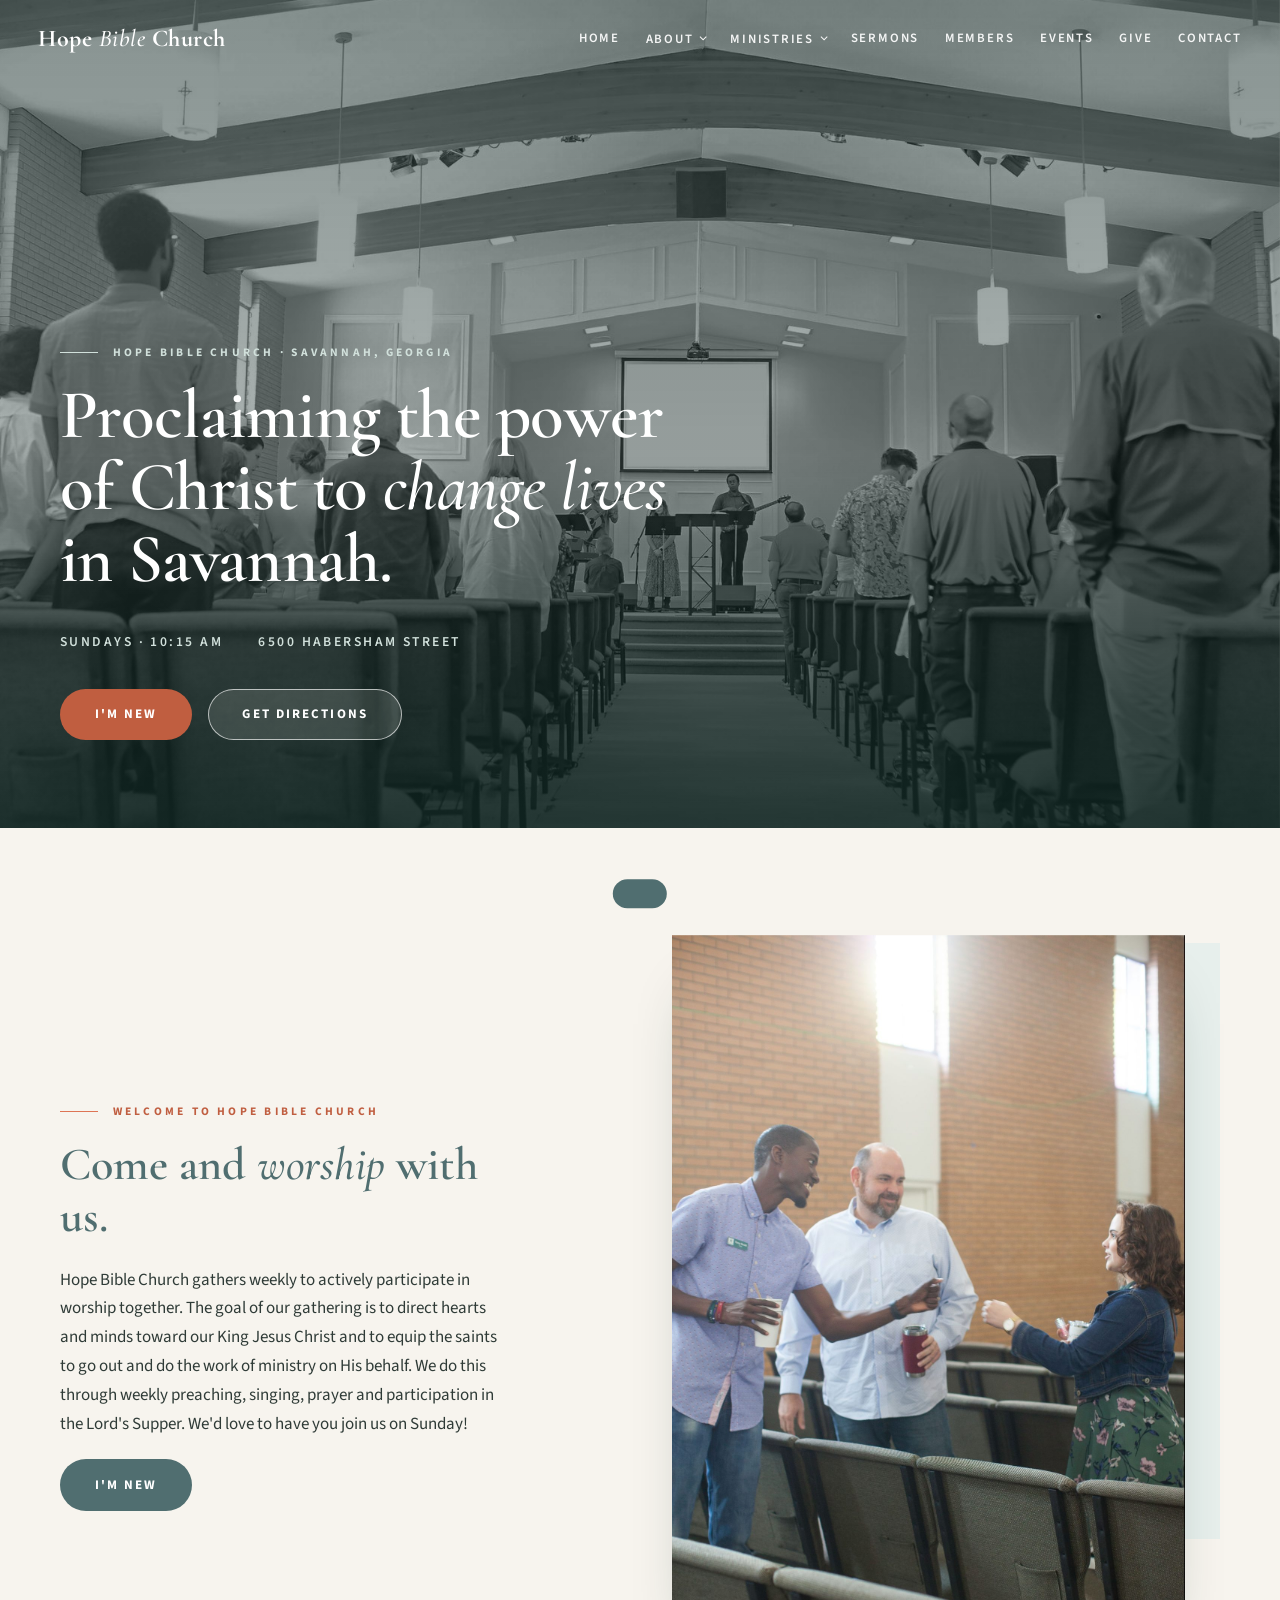
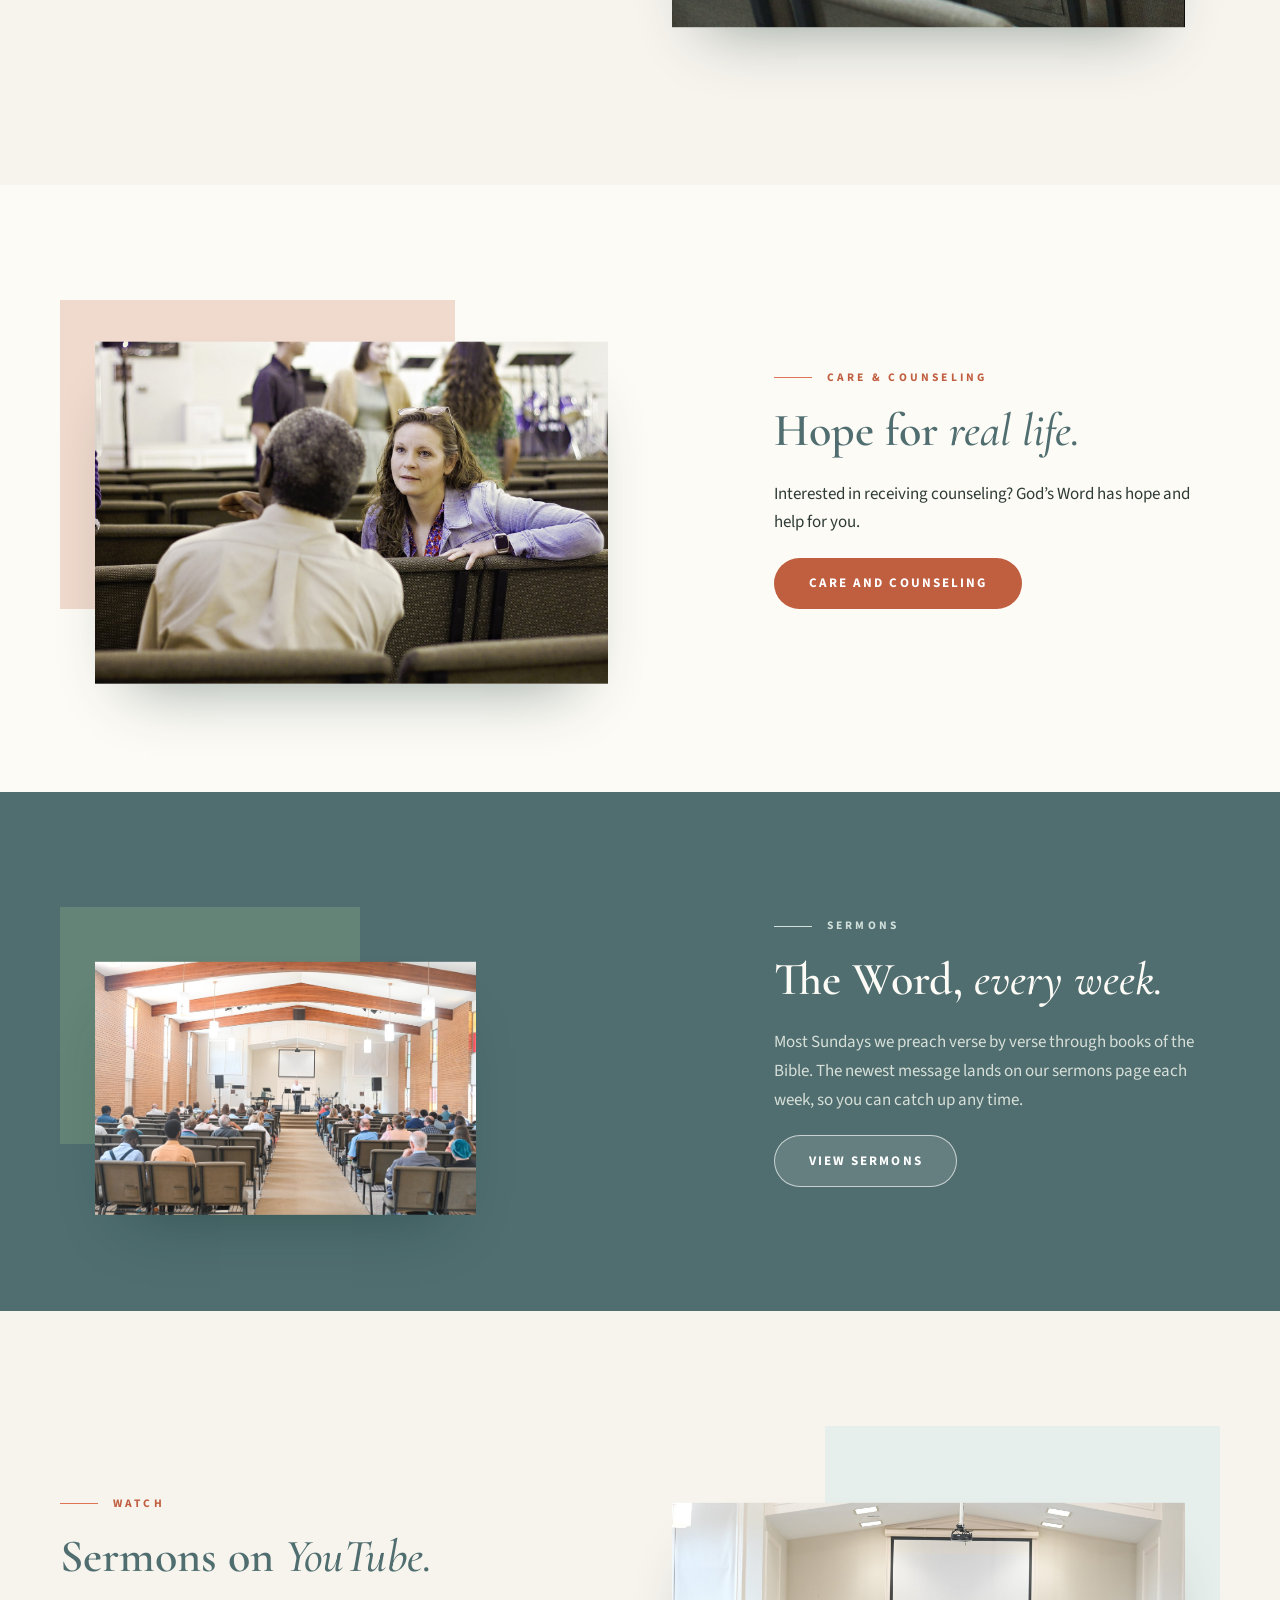
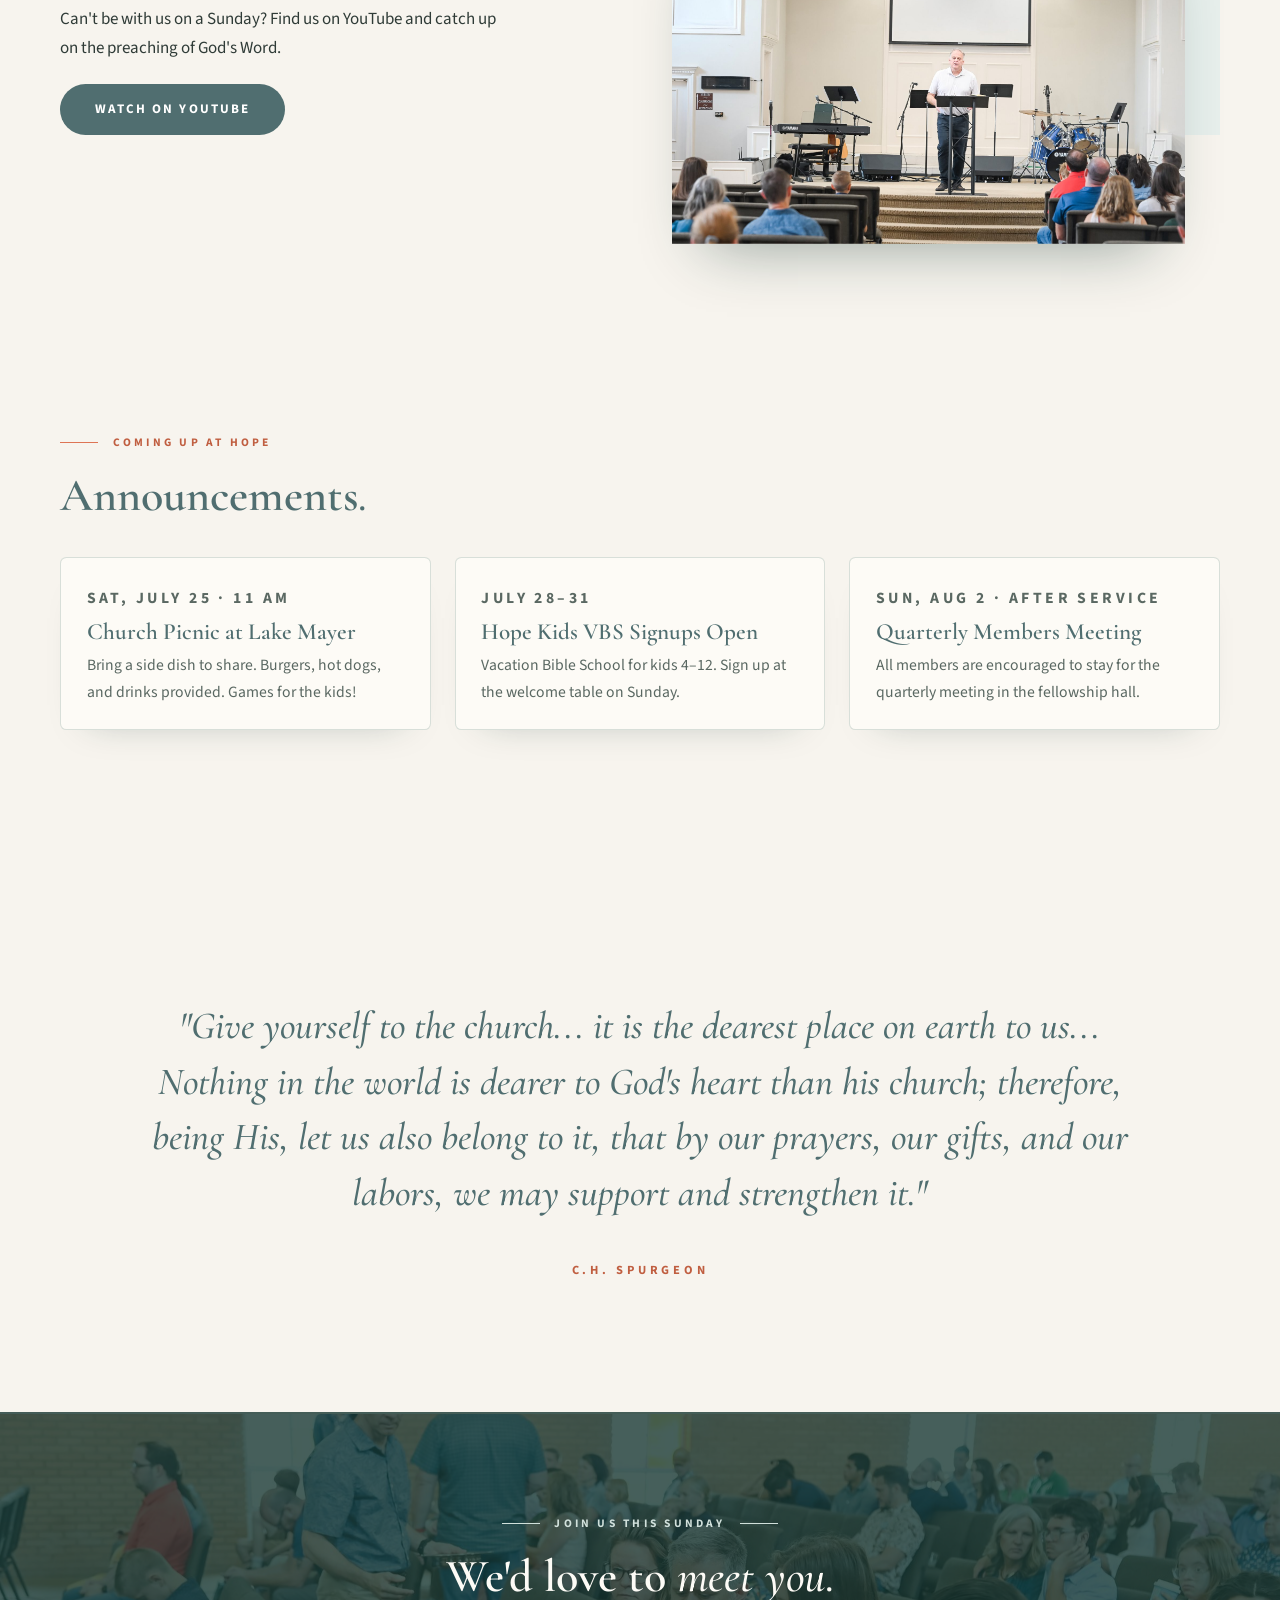
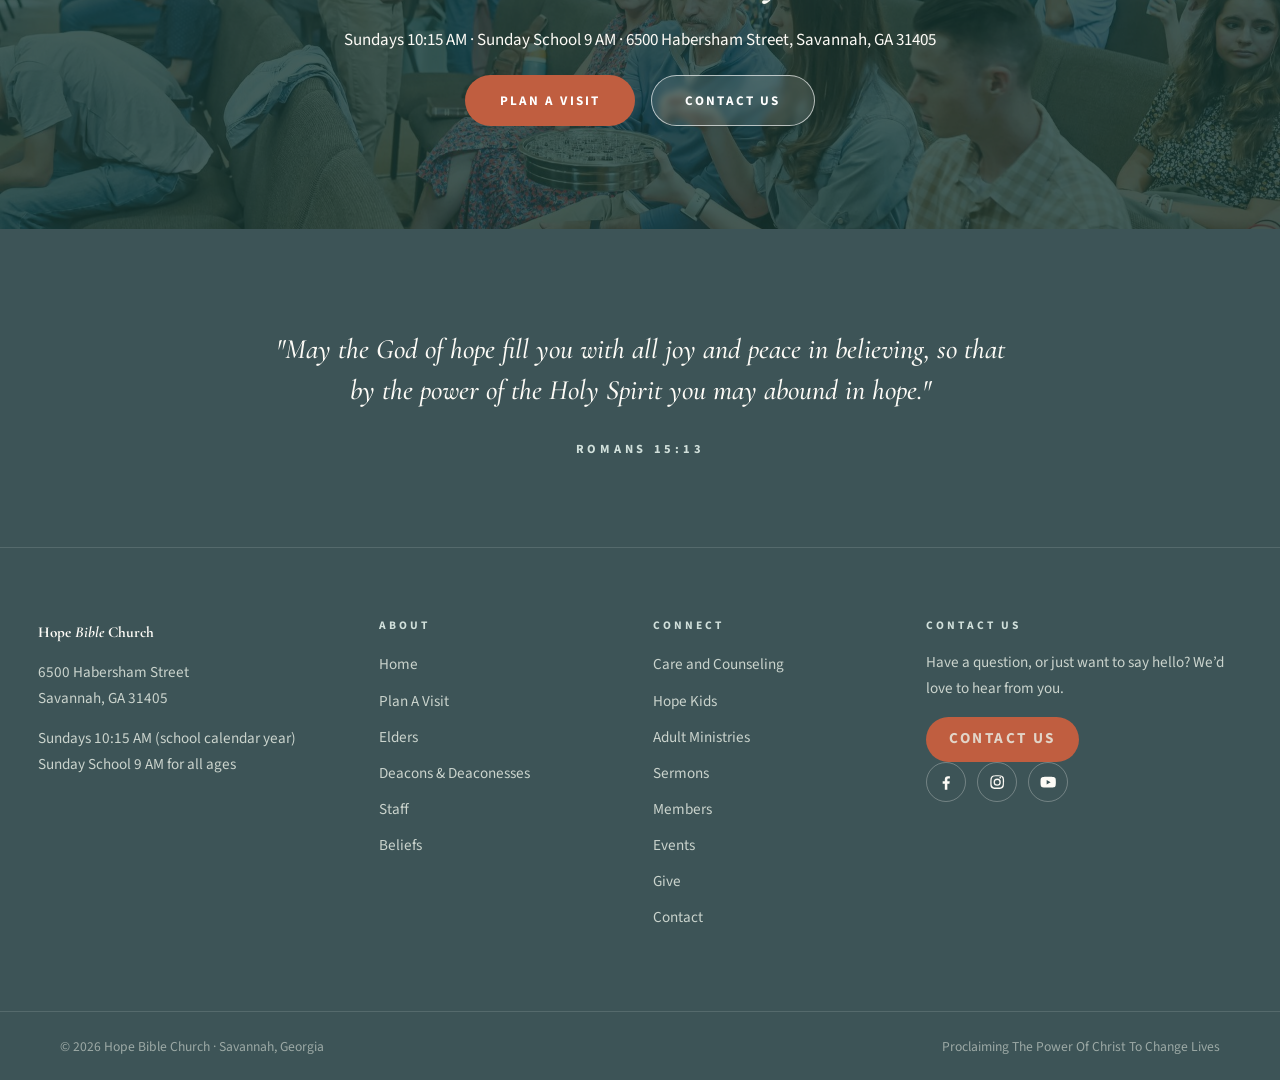
<file: index.html>
<!DOCTYPE html>
<html lang="en">
<head>
<meta charset="utf-8">
<meta name="viewport" content="width=device-width, initial-scale=1">
<title>Hope Bible Church | Savannah, GA</title>
<meta name="description" content="Hope Bible Church — Proclaiming The Power Of Christ To Change Lives in Savannah. Sundays 10:15 AM at 6500 Habersham Street.">
<link rel="canonical" href="https://hopesav.com/">
<link rel="icon" href="assets/img/favicon.png">
<link rel="preconnect" href="https://fonts.googleapis.com">
<link rel="preconnect" href="https://fonts.gstatic.com" crossorigin>
<link href="https://fonts.googleapis.com/css2?family=Cormorant+Garamond:ital,wght@0,500;0,600;0,700;1,500;1,600&family=Source+Sans+3:ital,wght@0,400;0,600;0,700;1,400&display=swap" rel="stylesheet">
<link rel="stylesheet" href="style.css">
</head>
<body>

<header class="site-header" id="siteHeader">
  <div class="header-inner">
    <a class="wordmark" href="./">Hope <em>Bible</em> Church</a>
    <button class="nav-toggle" id="navToggle" aria-expanded="false" aria-controls="mainNav" aria-label="Menu"><span></span><span></span><span></span></button>
    <nav class="main-nav" id="mainNav" aria-label="Primary">
      <ul class="nav-list">
        <li><a href="./" aria-current="page">Home</a></li>
        <li class="has-dropdown">
          <button class="nav-drop-btn" type="button" aria-expanded="false">About</button>
          <ul class="dropdown">
            <li><a href="plan-a-visit/">Plan A Visit</a></li>
            <li><a href="elders/">Elders</a></li>
            <li><a href="deacons/">Deacons &amp; Deaconesses</a></li>
            <li><a href="staff/">Staff</a></li>
            <li><a href="beliefs/">Beliefs</a></li>
          </ul>
        </li>
        <li class="has-dropdown">
          <button class="nav-drop-btn" type="button" aria-expanded="false">Ministries</button>
          <ul class="dropdown">
            <li><a href="https://www.hopediscipleship.org/" target="_blank" rel="noopener">Care and Counseling</a></li>
            <li><a href="hope-kids/">Hope Kids</a></li>
            <li><a href="adult-ministries/">Adult Ministries</a></li>
          </ul>
        </li>
        <li><a href="sermons/">Sermons</a></li>
        <li><a href="https://hopesav.churchcenter.com/" target="_blank" rel="noopener">Members</a></li>
        <li><a href="events/">Events</a></li>
        <li><a href="https://hopesav.churchcenter.com/giving" target="_blank" rel="noopener">Give</a></li>
        <li><a href="contact/">Contact</a></li>
              </ul>
    </nav>
  </div>
</header>

<main>
  <!-- ============ HERO ============ -->
  <section class="hero" aria-label="Welcome">
    <div class="hero-media" data-parallax="0.14">
      <!-- swap this img for <video autoplay muted loop playsinline> when footage is ready -->
      <img src="assets/img/new-hero-bw.jpg" alt="The congregation of Hope Bible Church gathered for Sunday worship">
    </div>
    <div class="hero-scrim"></div>
    <div class="hero-content container">
      <p class="eyebrow light hero-fade">Hope Bible Church · Savannah, Georgia</p>
      <h1 class="display">
        <span class="hero-line"><span>Proclaiming the power</span></span>
        <span class="hero-line"><span>of Christ to <span class="serif-italic">change lives</span></span></span>
        <span class="hero-line"><span>in Savannah.</span></span>
      </h1>
      <div class="hero-meta hero-fade">
        <span>Sundays · 10:15 AM</span>
        <span>6500 Habersham Street</span>
      </div>
      <div class="btn-row hero-fade">
        <a class="btn btn-terra" href="plan-a-visit/">I'm New</a>
        <a class="btn btn-ghost-light" href="https://www.google.com/maps/search/?api=1&amp;query=Hope+Bible+Church+Savannah" target="_blank" rel="noopener">Get Directions</a>
      </div>
    </div>
  </section>

  <!-- ============ WELCOME ============ -->
  <section class="section" aria-labelledby="welcome-heading">
    <div class="container">
      <div class="split">
        <div class="split-text reveal">
          <p class="eyebrow">Welcome to Hope Bible Church</p>
          <h2 id="welcome-heading" class="title-lg"><!-- DRAFT heading (church asked for something other than "Are you new?") -->Come and <span class="serif-italic">worship</span> with us.</h2>
          <p>Hope Bible Church gathers weekly to actively participate in worship together. The goal of our gathering is to direct hearts and minds toward our King Jesus Christ and to equip the saints to go out and do the work of ministry on His behalf. We do this through weekly preaching, singing, prayer and participation in the Lord's Supper. We'd love to have you join us on Sunday!</p>
          <div class="btn-row"><a class="btn btn-sea" href="plan-a-visit/">I'm New</a></div>
        </div>
        <figure class="overlap-fig reveal reveal-d1">
          <div class="fig-block"></div>
          <img data-parallax="0.05" src="assets/img/welcome.jpg" alt="Friends talking and greeting one another at Hope Bible Church">
        </figure>
      </div>
    </div>
  </section>

  <!-- ============ HOPE FOR REAL LIFE ============ -->
  <section class="section section-cream" aria-labelledby="care-heading">
    <div class="container">
      <div class="split flip">
        <div class="split-text reveal">
          <p class="eyebrow">Care &amp; Counseling</p>
          <h2 id="care-heading" class="title-lg">Hope for <span class="serif-italic">real life.</span></h2>
          <p>Interested in receiving counseling? God&rsquo;s Word has hope and help for you.</p>
          <div class="btn-row"><a class="btn btn-terra" href="https://www.hopediscipleship.org/" target="_blank" rel="noopener">Care and Counseling</a></div>
        </div>
        <figure class="overlap-fig left block-terra reveal reveal-d1">
          <div class="fig-block"></div>
          <img data-parallax="0.05" src="assets/img/new-counseling-listen.jpg" alt="Two people in a caring conversation">
        </figure>
      </div>
    </div>
  </section>

  <!-- ============ CURRENT SERMON SERIES ============ -->
  <section class="section section-sea" aria-labelledby="series-heading">
    <div class="container">
      <div class="split flip">
        <figure class="split-fig overlap-fig left reveal" style="max-width:26rem;">
          <div class="fig-block" style="background:rgba(167,208,140,.22);"></div>
          <img data-parallax="0.04" src="assets/img/new-worship-wide.jpg" alt="Sunday worship at Hope Bible Church">
        </figure>
        <div class="split-text reveal reveal-d1">
          <p class="eyebrow">Sermons</p>
          <h2 id="series-heading" class="title-lg">The Word, <span class="serif-italic">every week.</span></h2>
          <p>Most Sundays we preach verse by verse through books of the Bible. The newest message lands on our sermons page each week, so you can catch up any time.</p>
          <div class="btn-row"><a class="btn btn-ghost-light" href="sermons/">View Sermons</a></div>
        </div>
      </div>
    </div>
  </section>


  <!-- ============ SERMONS ON YOUTUBE ============ -->
  <section class="section" aria-labelledby="yt-heading">
    <div class="container">
      <div class="split">
        <div class="split-text reveal">
          <p class="eyebrow">Watch</p>
          <h2 id="yt-heading" class="title-lg">Sermons on <span class="serif-italic">YouTube.</span></h2>
          <p>Can't be with us on a Sunday? Find us on YouTube and catch up on the preaching of God's Word.</p>
          <!-- NOTE: streams are currently unlisted/older; Joe is checking with the church about listing them going forward -->
          <div class="btn-row"><a class="btn btn-sea" href="https://www.youtube.com/@hopebiblechurchSAV" target="_blank" rel="noopener">Watch on YouTube</a></div>
        </div>
        <figure class="overlap-fig reveal reveal-d1">
          <div class="fig-block"></div>
          <img data-parallax="0.05" src="assets/img/new-preaching.jpg" alt="Preaching at Hope Bible Church">
        </figure>
      </div>
    </div>
  </section>

  <!-- ============ ANNOUNCEMENTS (driven by Google Sheet; see main.js) ============ -->
  <section class="section" aria-labelledby="annc-heading">
    <div class="container">
      <p class="eyebrow reveal">Coming Up at Hope</p>
      <h2 id="annc-heading" class="title-lg reveal">Announcements<span class="serif-italic">.</span></h2>
      <div class="annc-grid" id="anncGrid" aria-live="polite">
        <p class="annc-fallback">Announcements are updating, check back soon.</p>
      </div>
    </div>
  </section>

  <!-- ============ CLOSING SCRIPTURE ============ -->
  <section class="section" aria-label="Scripture">
    <div class="container">
      <blockquote class="scripture" data-quote-reveal>"Give yourself to the church... it is the dearest place on earth to us... Nothing in the world is dearer to God's heart than his church; therefore, being His, let us also belong to it, that by our prayers, our gifts, and our labors, we may support and strengthen it."</blockquote>
      <p class="scripture-ref">C.H. Spurgeon</p>
    </div>
  </section>

  <!-- ============ VISIT CTA BAND ============ -->
  <section class="cta-band" aria-labelledby="visit-cta">
    <div class="band-media" data-parallax="0.1"><img src="assets/img/new-fellowship-pews.jpg" alt="" role="presentation"></div>
    <div class="band-scrim"></div>
    <div class="band-content container reveal">
      <p class="eyebrow light centered">Join Us This Sunday</p>
      <h2 id="visit-cta" class="title-lg">We'd love to <span class="serif-italic">meet you.</span></h2>
      <p>Sundays 10:15 AM · Sunday School 9 AM · 6500 Habersham Street, Savannah, GA 31405</p>
      <div class="btn-row" style="justify-content:center;">
        <a class="btn btn-terra" href="plan-a-visit/">Plan A Visit</a>
        <a class="btn btn-ghost-light" href="contact/">Contact Us</a>
      </div>
    </div>
  </section>
</main>

<footer class="site-footer">
  <div class="footer-verse">
    <div class="container">
      <blockquote class="scripture" data-quote-reveal>"May the God of hope fill you with all joy and peace in believing, so that by the power of the Holy Spirit you may abound in hope."</blockquote>
      <p class="scripture-ref">Romans 15:13</p>
    </div>
  </div>
  <div class="footer-main container-wide">
    <div class="footer-col">
      <p class="footer-wordmark">Hope <em>Bible</em> Church</p>
      <p>6500 Habersham Street<br>Savannah, GA 31405</p>
      <p>Sundays 10:15 AM (school calendar year)<br>Sunday School 9 AM for all ages</p>
    </div>
    <div class="footer-col">
      <h3>About</h3>
      <ul>
        <li><a href="./">Home</a></li>
        <li><a href="plan-a-visit/">Plan A Visit</a></li>
        <li><a href="elders/">Elders</a></li>
        <li><a href="deacons/">Deacons &amp; Deaconesses</a></li>
        <li><a href="staff/">Staff</a></li>
        <li><a href="beliefs/">Beliefs</a></li>
      </ul>
    </div>
    <div class="footer-col">
      <h3>Connect</h3>
      <ul>
        <li><a href="https://www.hopediscipleship.org/" target="_blank" rel="noopener">Care and Counseling</a></li>
        <li><a href="hope-kids/">Hope Kids</a></li>
            <li><a href="adult-ministries/">Adult Ministries</a></li>
        <li><a href="sermons/">Sermons</a></li>
        <li><a href="https://hopesav.churchcenter.com/" target="_blank" rel="noopener">Members</a></li>
        <li><a href="events/">Events</a></li>
        <li><a href="https://hopesav.churchcenter.com/giving" target="_blank" rel="noopener">Give</a></li>
        <li><a href="contact/">Contact</a></li>
      </ul>
    </div>
    <div class="footer-col">
      <h3>Contact Us</h3>
      <p>Have a question, or just want to say hello? We&rsquo;d love to hear from you.</p>
      <div class="btn-row"><a class="btn btn-terra btn-sm" href="contact/">Contact Us</a></div>
      <ul class="social-row" aria-label="Social media">
        <li><a href="https://www.facebook.com/hopechurchsavannah/" target="_blank" rel="noopener" aria-label="Hope Bible Church on Facebook"><svg viewBox="0 0 24 24" aria-hidden="true"><path d="M13.5 22v-8h2.7l.4-3.2h-3.1V8.8c0-.9.3-1.6 1.6-1.6h1.7V4.4c-.3 0-1.3-.1-2.5-.1-2.5 0-4.1 1.5-4.1 4.2v2.3H7.4V14h2.8v8h3.3z"/></svg></a></li>
        <li><a href="https://www.instagram.com/hopechurchsavannah/" target="_blank" rel="noopener" aria-label="Hope Bible Church on Instagram"><svg viewBox="0 0 24 24" aria-hidden="true"><path d="M12 7.3a4.7 4.7 0 1 0 0 9.4 4.7 4.7 0 0 0 0-9.4zm0 7.7a3 3 0 1 1 0-6 3 3 0 0 1 0 6zm5-8.9a1.1 1.1 0 1 1-2.2 0 1.1 1.1 0 0 1 2.2 0zM21 12c0-1.2 0-2.5-.1-3.7-.1-1.4-.4-2.7-1.4-3.7s-2.3-1.3-3.7-1.4C14.5 3 13.2 3 12 3s-2.5 0-3.7.1c-1.4.1-2.7.4-3.7 1.4S3.3 6.9 3.2 8.3C3 9.5 3 10.8 3 12s0 2.5.1 3.7c.1 1.4.4 2.7 1.4 3.7s2.3 1.3 3.7 1.4c1.2.1 2.5.1 3.7.1s2.5 0 3.7-.1c1.4-.1 2.7-.4 3.7-1.4s1.3-2.3 1.4-3.7c.1-1.2.1-2.5.1-3.7zm-2.1 4.4c-.2.5-.5.9-.9 1.2-.4.4-.8.7-1.2.9-1.2.5-4 .4-4.8.4s-3.6.1-4.8-.4c-.5-.2-.9-.5-1.2-.9-.4-.4-.7-.8-.9-1.2-.5-1.2-.4-4-.4-4.8s-.1-3.6.4-4.8c.2-.5.5-.9.9-1.2.4-.4.8-.7 1.2-.9 1.2-.5 4-.4 4.8-.4s3.6-.1 4.8.4c.5.2.9.5 1.2.9.4.4.7.8.9 1.2.5 1.2.4 4 .4 4.8s.1 3.6-.4 4.8z"/></svg></a></li>
        <li><a href="https://www.youtube.com/@hopebiblechurchSAV" target="_blank" rel="noopener" aria-label="Hope Bible Church on YouTube"><svg viewBox="0 0 24 24" aria-hidden="true"><path d="M21.6 7.2c-.2-.9-.9-1.6-1.8-1.8C18.2 5 12 5 12 5s-6.2 0-7.8.4c-.9.2-1.6.9-1.8 1.8C2 8.8 2 12 2 12s0 3.2.4 4.8c.2.9.9 1.6 1.8 1.8 1.6.4 7.8.4 7.8.4s6.2 0 7.8-.4c.9-.2 1.6-.9 1.8-1.8.4-1.6.4-4.8.4-4.8s0-3.2-.4-4.8zM10 15V9l5.2 3L10 15z"/></svg></a></li>
      </ul>
    </div>
  </div>
  <div class="footer-bottom">
    <div class="container">
      <span>&copy; 2026 Hope Bible Church · Savannah, Georgia</span>
      <span>Proclaiming The Power Of Christ To Change Lives</span>
    </div>
  </div>
</footer>

<script src="main.js"></script>
</body>
</html>
</file>
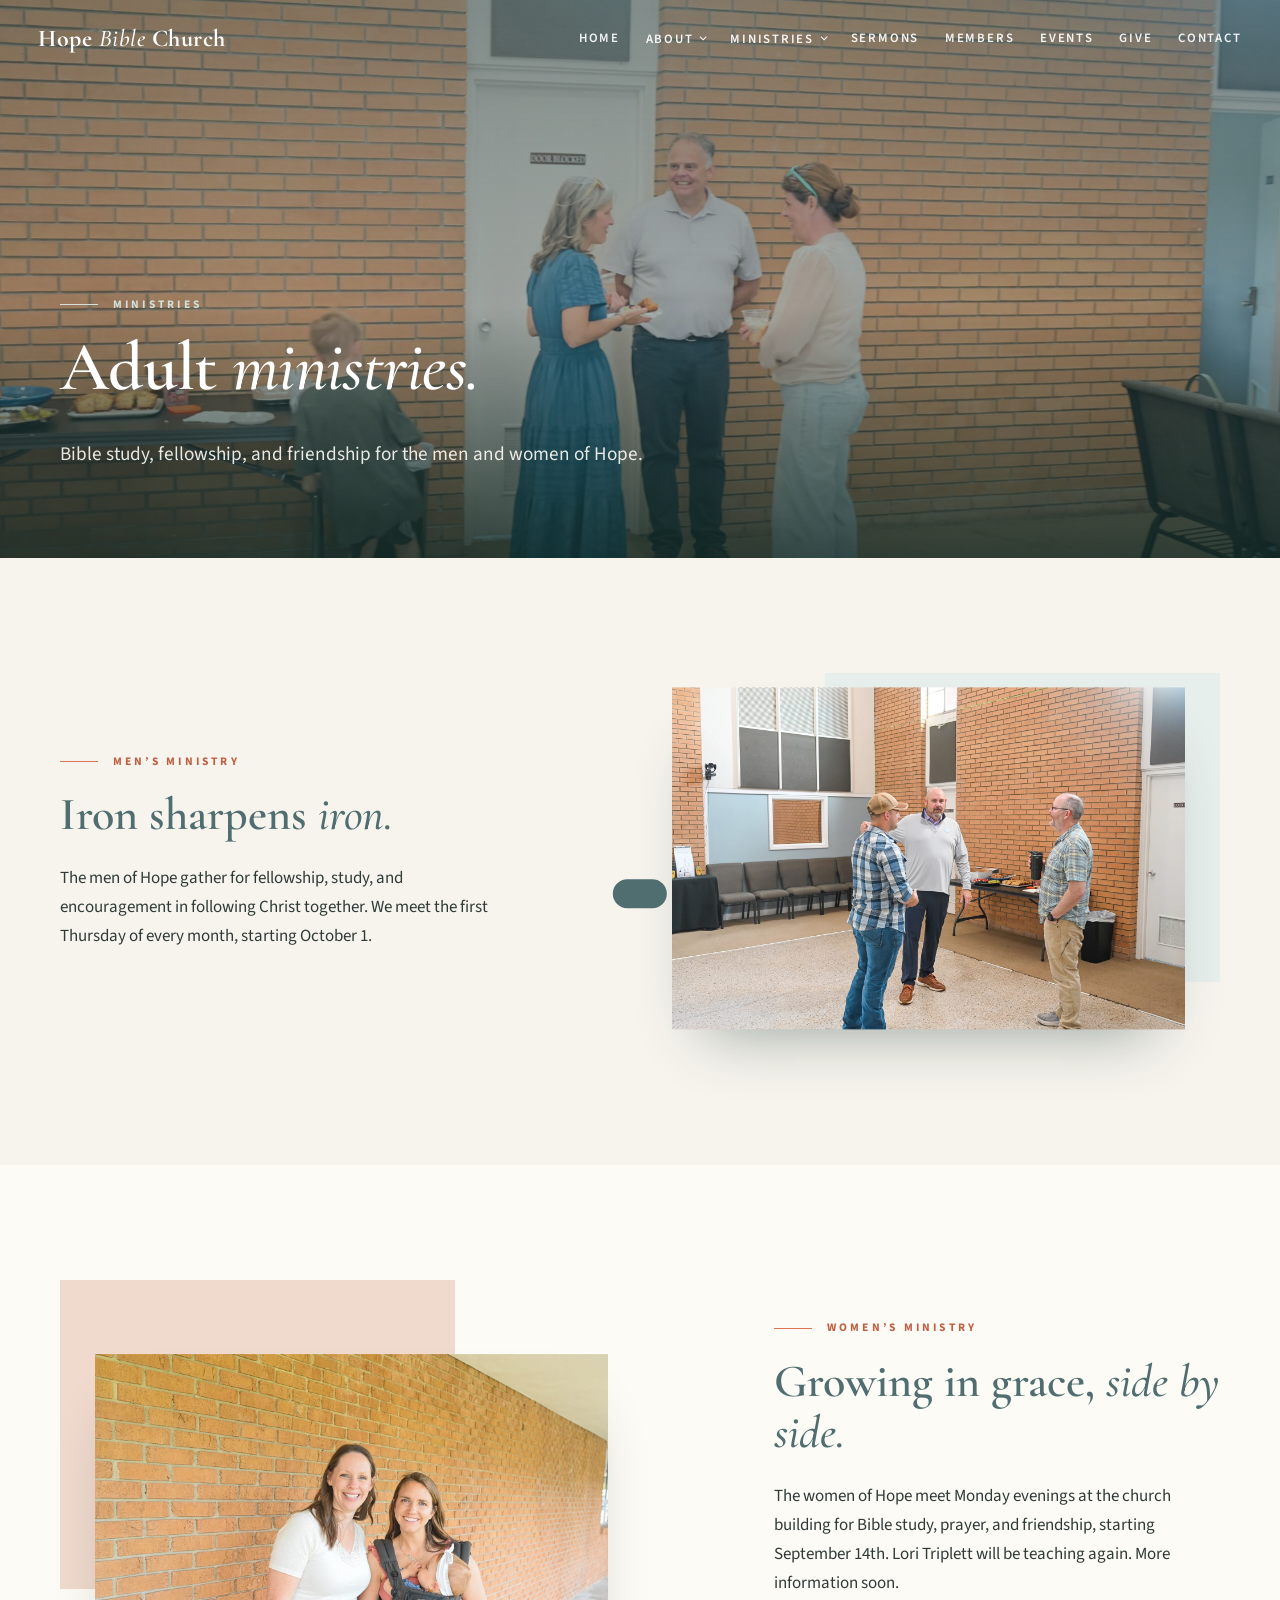
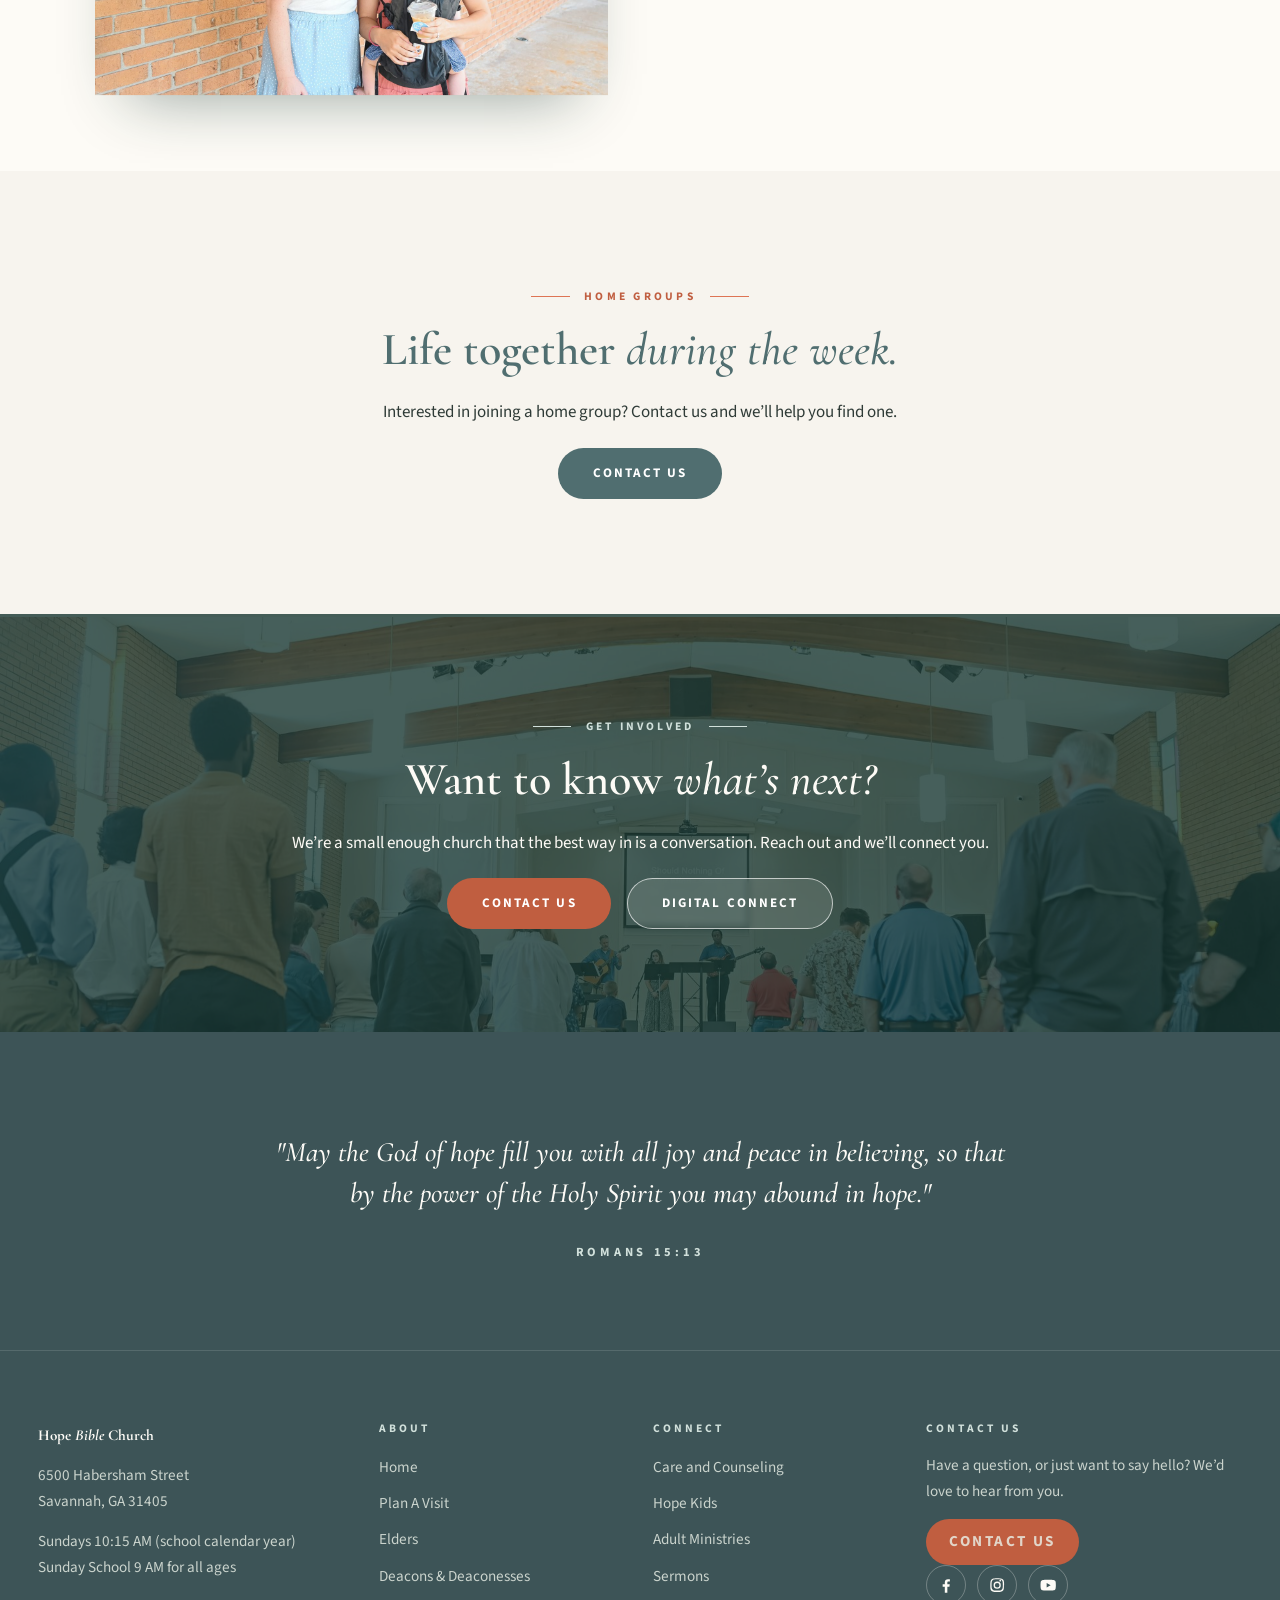
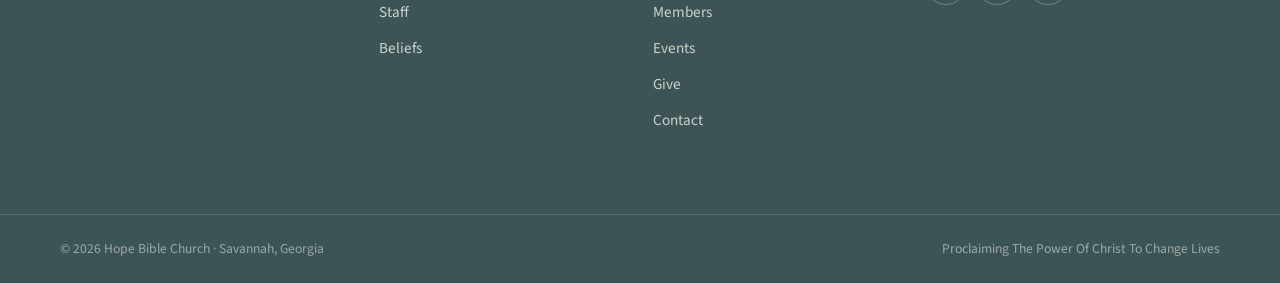
<file: adult-ministries/index.html>
<!DOCTYPE html>
<html lang="en">
<head>
<meta charset="utf-8">
<meta name="viewport" content="width=device-width, initial-scale=1">
<title>Adult Ministries | Hope Bible Church</title>
<meta name="description" content="Men&#39;s and women&#39;s Bible studies, fellowship, and friendship at Hope Bible Church in Savannah, GA.">
<link rel="canonical" href="https://hopesav.com/adult-ministries/">
<link rel="icon" href="../assets/img/favicon.png">
<link rel="preconnect" href="https://fonts.googleapis.com">
<link rel="preconnect" href="https://fonts.gstatic.com" crossorigin>
<link href="https://fonts.googleapis.com/css2?family=Cormorant+Garamond:ital,wght@0,500;0,600;0,700;1,500;1,600&family=Source+Sans+3:ital,wght@0,400;0,600;0,700;1,400&display=swap" rel="stylesheet">
<link rel="stylesheet" href="../style.css">
</head>
<body>

<header class="site-header" id="siteHeader">
  <div class="header-inner">
    <a class="wordmark" href="../">Hope <em>Bible</em> Church</a>
    <button class="nav-toggle" id="navToggle" aria-expanded="false" aria-controls="mainNav" aria-label="Menu"><span></span><span></span><span></span></button>
    <nav class="main-nav" id="mainNav" aria-label="Primary">
      <ul class="nav-list">
        <li><a href="../">Home</a></li>
        <li class="has-dropdown">
          <button class="nav-drop-btn" type="button" aria-expanded="false">About</button>
          <ul class="dropdown">
            <li><a href="../plan-a-visit/">Plan A Visit</a></li>
            <li><a href="../elders/">Elders</a></li>
            <li><a href="../deacons/">Deacons &amp; Deaconesses</a></li>
            <li><a href="../staff/">Staff</a></li>
            <li><a href="../beliefs/">Beliefs</a></li>
          </ul>
        </li>
        <li class="has-dropdown">
          <button class="nav-drop-btn" type="button" aria-expanded="false">Ministries</button>
          <ul class="dropdown">
            <li><a href="https://www.hopediscipleship.org/" target="_blank" rel="noopener">Care and Counseling</a></li>
            <li><a href="../hope-kids/">Hope Kids</a></li>
            <li><a href="../adult-ministries/" aria-current="page">Adult Ministries</a></li>
          </ul>
        </li>
        <li><a href="../sermons/">Sermons</a></li>
        <li><a href="https://hopesav.churchcenter.com/" target="_blank" rel="noopener">Members</a></li>
        <li><a href="../events/">Events</a></li>
        <li><a href="https://hopesav.churchcenter.com/giving" target="_blank" rel="noopener">Give</a></li>
        <li><a href="../contact/">Contact</a></li>
              </ul>
    </nav>
  </div>
</header>

<main>
  <section class="hero hero-page" aria-label="Page introduction">
    <div class="hero-media" data-parallax="0.14">
      <img src="../assets/img/adults-fellowship-hall.jpg" alt="Members of Hope Bible Church talking together over snacks" style="object-position:60% 55%;">
    </div>
    <div class="hero-scrim"></div>
    <div class="hero-content container">
      <p class="eyebrow light hero-fade">Ministries</p>
      <h1 class="display"><span class="hero-line"><span>Adult <span class="serif-italic">ministries.</span></span></span></h1>
      <p class="hero-sub hero-fade">Bible study, fellowship, and friendship for the men and women of Hope.</p>
    </div>
  </section>

  <!-- DRAFT for church preview: details pulled from the announcements; the church gives final wording -->
  <section class="section" aria-labelledby="mens-heading">
    <div class="container">
      <div class="split">
        <div class="split-text reveal">
          <p class="eyebrow">Men&rsquo;s Ministry</p>
          <h2 id="mens-heading" class="title-lg">Iron sharpens <span class="serif-italic">iron.</span></h2>
          <p>The men of Hope gather for fellowship, study, and encouragement in following Christ together. We meet the first Thursday of every month, starting October 1.</p>
        </div>
        <figure class="overlap-fig reveal reveal-d1">
          <div class="fig-block"></div>
          <img data-parallax="0.05" src="../assets/img/mens-conversation.jpg" alt="Men of Hope Bible Church in conversation outside the church">
        </figure>
      </div>
    </div>
  </section>

  <section class="section section-cream" aria-labelledby="womens-heading">
    <div class="container">
      <div class="split flip">
        <div class="split-text reveal">
          <p class="eyebrow">Women&rsquo;s Ministry</p>
          <h2 id="womens-heading" class="title-lg">Growing in grace, <span class="serif-italic">side by side.</span></h2>
          <p>The women of Hope meet Monday evenings at the church building for Bible study, prayer, and friendship, starting September 14th. Lori Triplett will be teaching again. More information soon.</p>
        </div>
        <figure class="overlap-fig left block-terra reveal reveal-d1">
          <div class="fig-block"></div>
          <img data-parallax="0.05" src="../assets/img/new-two-women.jpg" alt="Two women of Hope Bible Church in conversation">
        </figure>
      </div>
    </div>
  </section>

  <section class="section" aria-labelledby="homegroups-heading">
    <div class="container" style="text-align:center;max-width:46rem;">
      <p class="eyebrow centered reveal">Home Groups</p>
      <h2 id="homegroups-heading" class="title-lg reveal">Life together <span class="serif-italic">during the week.</span></h2>
      <p class="reveal">Interested in joining a home group? Contact us and we&rsquo;ll help you find one.</p>
      <div class="btn-row reveal" style="justify-content:center;"><a class="btn btn-sea" href="../contact/">Contact Us</a></div>
    </div>
  </section>

  <section class="cta-band" aria-labelledby="connect-cta">
    <div class="band-media" data-parallax="0.1"><img src="../assets/img/new-worship-congregation.jpg" alt="" role="presentation"></div>
    <div class="band-scrim"></div>
    <div class="band-content container reveal">
      <p class="eyebrow light centered">Get Involved</p>
      <h2 id="connect-cta" class="title-lg">Want to know <span class="serif-italic">what&rsquo;s next?</span></h2>
      <p>We&rsquo;re a small enough church that the best way in is a conversation. Reach out and we&rsquo;ll connect you.</p>
      <div class="btn-row" style="justify-content:center;">
        <a class="btn btn-terra" href="../contact/">Contact Us</a>
        <a class="btn btn-ghost-light" href="https://hopesav.churchcenter.com/people/forms/358677" target="_blank" rel="noopener">Digital Connect</a>
      </div>
    </div>
  </section>
</main>

<footer class="site-footer">
  <div class="footer-verse">
    <div class="container">
      <blockquote class="scripture" data-quote-reveal>"May the God of hope fill you with all joy and peace in believing, so that by the power of the Holy Spirit you may abound in hope."</blockquote>
      <p class="scripture-ref">Romans 15:13</p>
    </div>
  </div>
  <div class="footer-main container-wide">
    <div class="footer-col">
      <p class="footer-wordmark">Hope <em>Bible</em> Church</p>
      <p>6500 Habersham Street<br>Savannah, GA 31405</p>
      <p>Sundays 10:15 AM (school calendar year)<br>Sunday School 9 AM for all ages</p>
    </div>
    <div class="footer-col">
      <h3>About</h3>
      <ul>
        <li><a href="../">Home</a></li>
        <li><a href="../plan-a-visit/">Plan A Visit</a></li>
        <li><a href="../elders/">Elders</a></li>
        <li><a href="../deacons/">Deacons &amp; Deaconesses</a></li>
        <li><a href="../staff/">Staff</a></li>
        <li><a href="../beliefs/">Beliefs</a></li>
      </ul>
    </div>
    <div class="footer-col">
      <h3>Connect</h3>
      <ul>
        <li><a href="https://www.hopediscipleship.org/" target="_blank" rel="noopener">Care and Counseling</a></li>
        <li><a href="../hope-kids/">Hope Kids</a></li>
            <li><a href="../adult-ministries/">Adult Ministries</a></li>
        <li><a href="../sermons/">Sermons</a></li>
        <li><a href="https://hopesav.churchcenter.com/" target="_blank" rel="noopener">Members</a></li>
        <li><a href="../events/">Events</a></li>
        <li><a href="https://hopesav.churchcenter.com/giving" target="_blank" rel="noopener">Give</a></li>
        <li><a href="../contact/">Contact</a></li>
      </ul>
    </div>
    <div class="footer-col">
      <h3>Contact Us</h3>
      <p>Have a question, or just want to say hello? We&rsquo;d love to hear from you.</p>
      <div class="btn-row"><a class="btn btn-terra btn-sm" href="../contact/">Contact Us</a></div>
      <ul class="social-row" aria-label="Social media">
        <li><a href="https://www.facebook.com/hopechurchsavannah/" target="_blank" rel="noopener" aria-label="Hope Bible Church on Facebook"><svg viewBox="0 0 24 24" aria-hidden="true"><path d="M13.5 22v-8h2.7l.4-3.2h-3.1V8.8c0-.9.3-1.6 1.6-1.6h1.7V4.4c-.3 0-1.3-.1-2.5-.1-2.5 0-4.1 1.5-4.1 4.2v2.3H7.4V14h2.8v8h3.3z"/></svg></a></li>
        <li><a href="https://www.instagram.com/hopechurchsavannah/" target="_blank" rel="noopener" aria-label="Hope Bible Church on Instagram"><svg viewBox="0 0 24 24" aria-hidden="true"><path d="M12 7.3a4.7 4.7 0 1 0 0 9.4 4.7 4.7 0 0 0 0-9.4zm0 7.7a3 3 0 1 1 0-6 3 3 0 0 1 0 6zm5-8.9a1.1 1.1 0 1 1-2.2 0 1.1 1.1 0 0 1 2.2 0zM21 12c0-1.2 0-2.5-.1-3.7-.1-1.4-.4-2.7-1.4-3.7s-2.3-1.3-3.7-1.4C14.5 3 13.2 3 12 3s-2.5 0-3.7.1c-1.4.1-2.7.4-3.7 1.4S3.3 6.9 3.2 8.3C3 9.5 3 10.8 3 12s0 2.5.1 3.7c.1 1.4.4 2.7 1.4 3.7s2.3 1.3 3.7 1.4c1.2.1 2.5.1 3.7.1s2.5 0 3.7-.1c1.4-.1 2.7-.4 3.7-1.4s1.3-2.3 1.4-3.7c.1-1.2.1-2.5.1-3.7zm-2.1 4.4c-.2.5-.5.9-.9 1.2-.4.4-.8.7-1.2.9-1.2.5-4 .4-4.8.4s-3.6.1-4.8-.4c-.5-.2-.9-.5-1.2-.9-.4-.4-.7-.8-.9-1.2-.5-1.2-.4-4-.4-4.8s-.1-3.6.4-4.8c.2-.5.5-.9.9-1.2.4-.4.8-.7 1.2-.9 1.2-.5 4-.4 4.8-.4s3.6-.1 4.8.4c.5.2.9.5 1.2.9.4.4.7.8.9 1.2.5 1.2.4 4 .4 4.8s.1 3.6-.4 4.8z"/></svg></a></li>
        <li><a href="https://www.youtube.com/@hopebiblechurchSAV" target="_blank" rel="noopener" aria-label="Hope Bible Church on YouTube"><svg viewBox="0 0 24 24" aria-hidden="true"><path d="M21.6 7.2c-.2-.9-.9-1.6-1.8-1.8C18.2 5 12 5 12 5s-6.2 0-7.8.4c-.9.2-1.6.9-1.8 1.8C2 8.8 2 12 2 12s0 3.2.4 4.8c.2.9.9 1.6 1.8 1.8 1.6.4 7.8.4 7.8.4s6.2 0 7.8-.4c.9-.2 1.6-.9 1.8-1.8.4-1.6.4-4.8.4-4.8s0-3.2-.4-4.8zM10 15V9l5.2 3L10 15z"/></svg></a></li>
      </ul>
    </div>
  </div>
  <div class="footer-bottom">
    <div class="container">
      <span>&copy; 2026 Hope Bible Church · Savannah, Georgia</span>
      <span>Proclaiming The Power Of Christ To Change Lives</span>
    </div>
  </div>
</footer>

<script src="../main.js"></script>
</body>
</html>
</file>
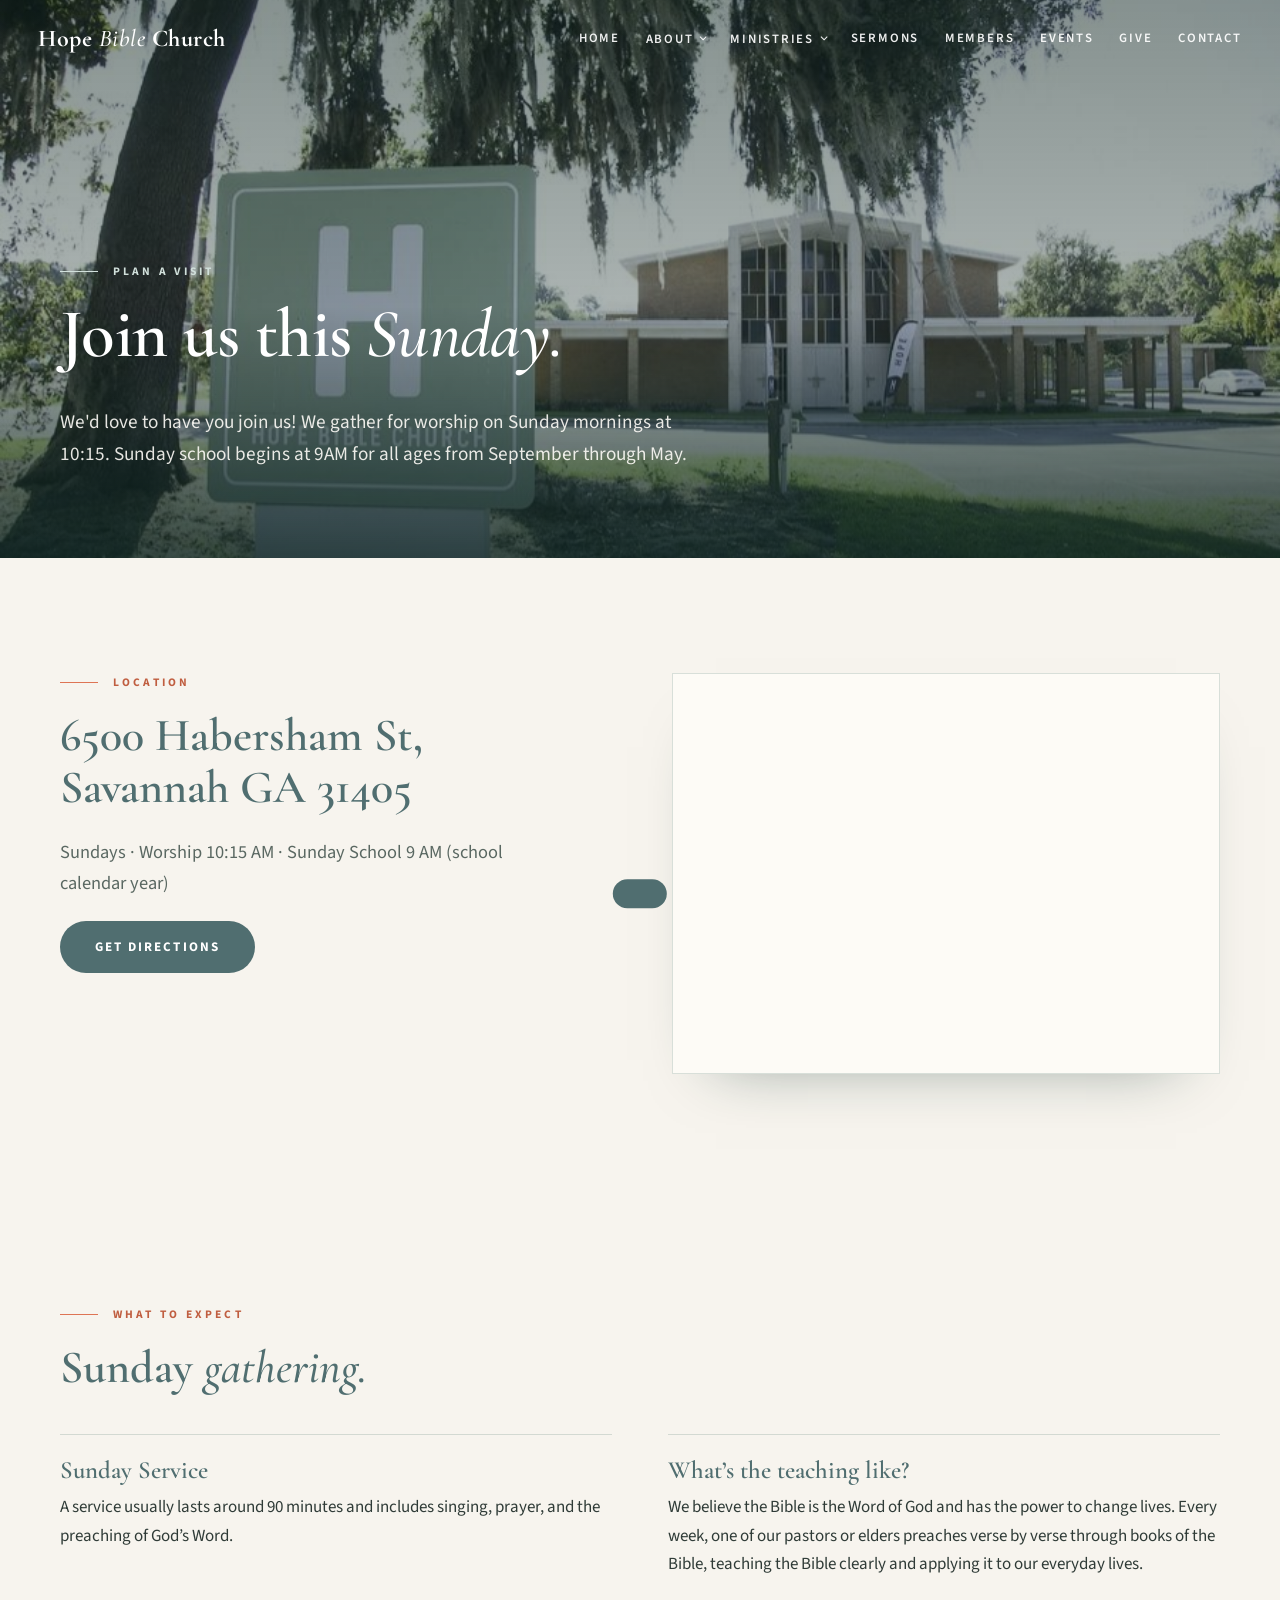
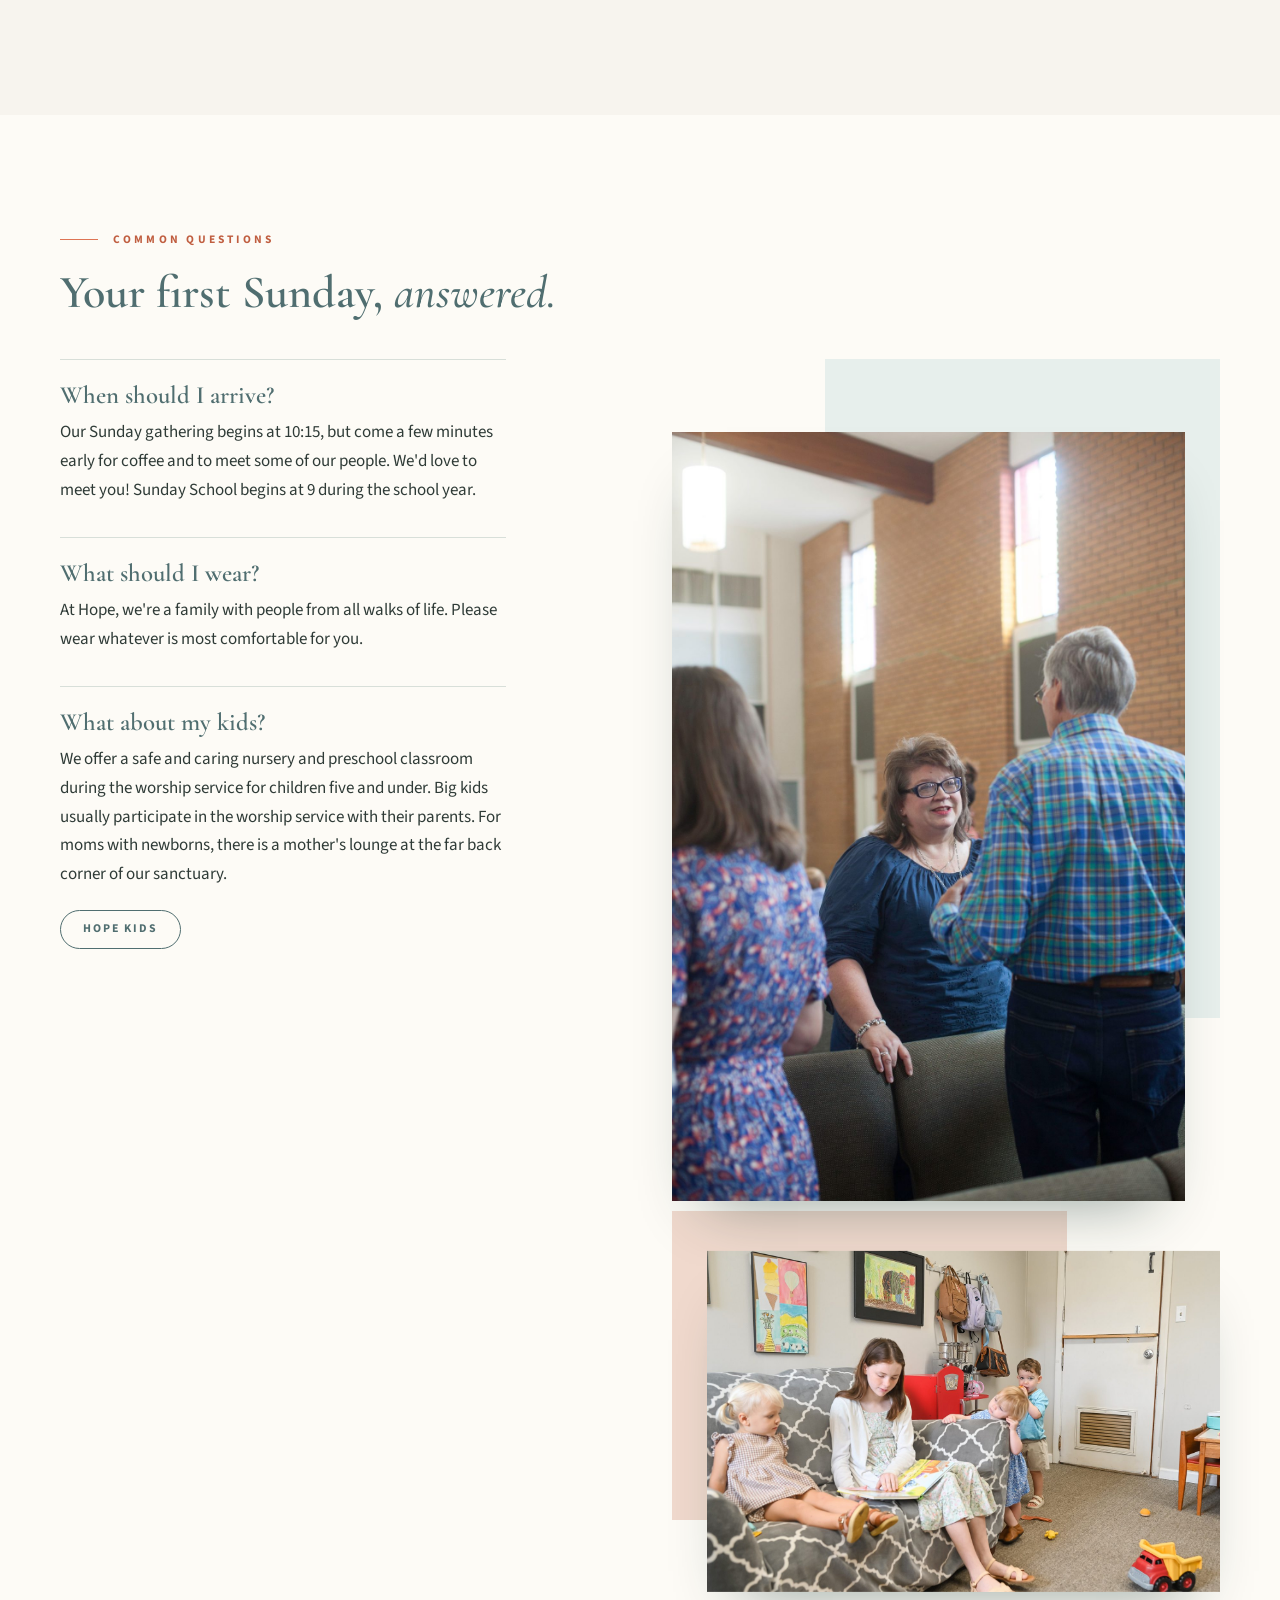
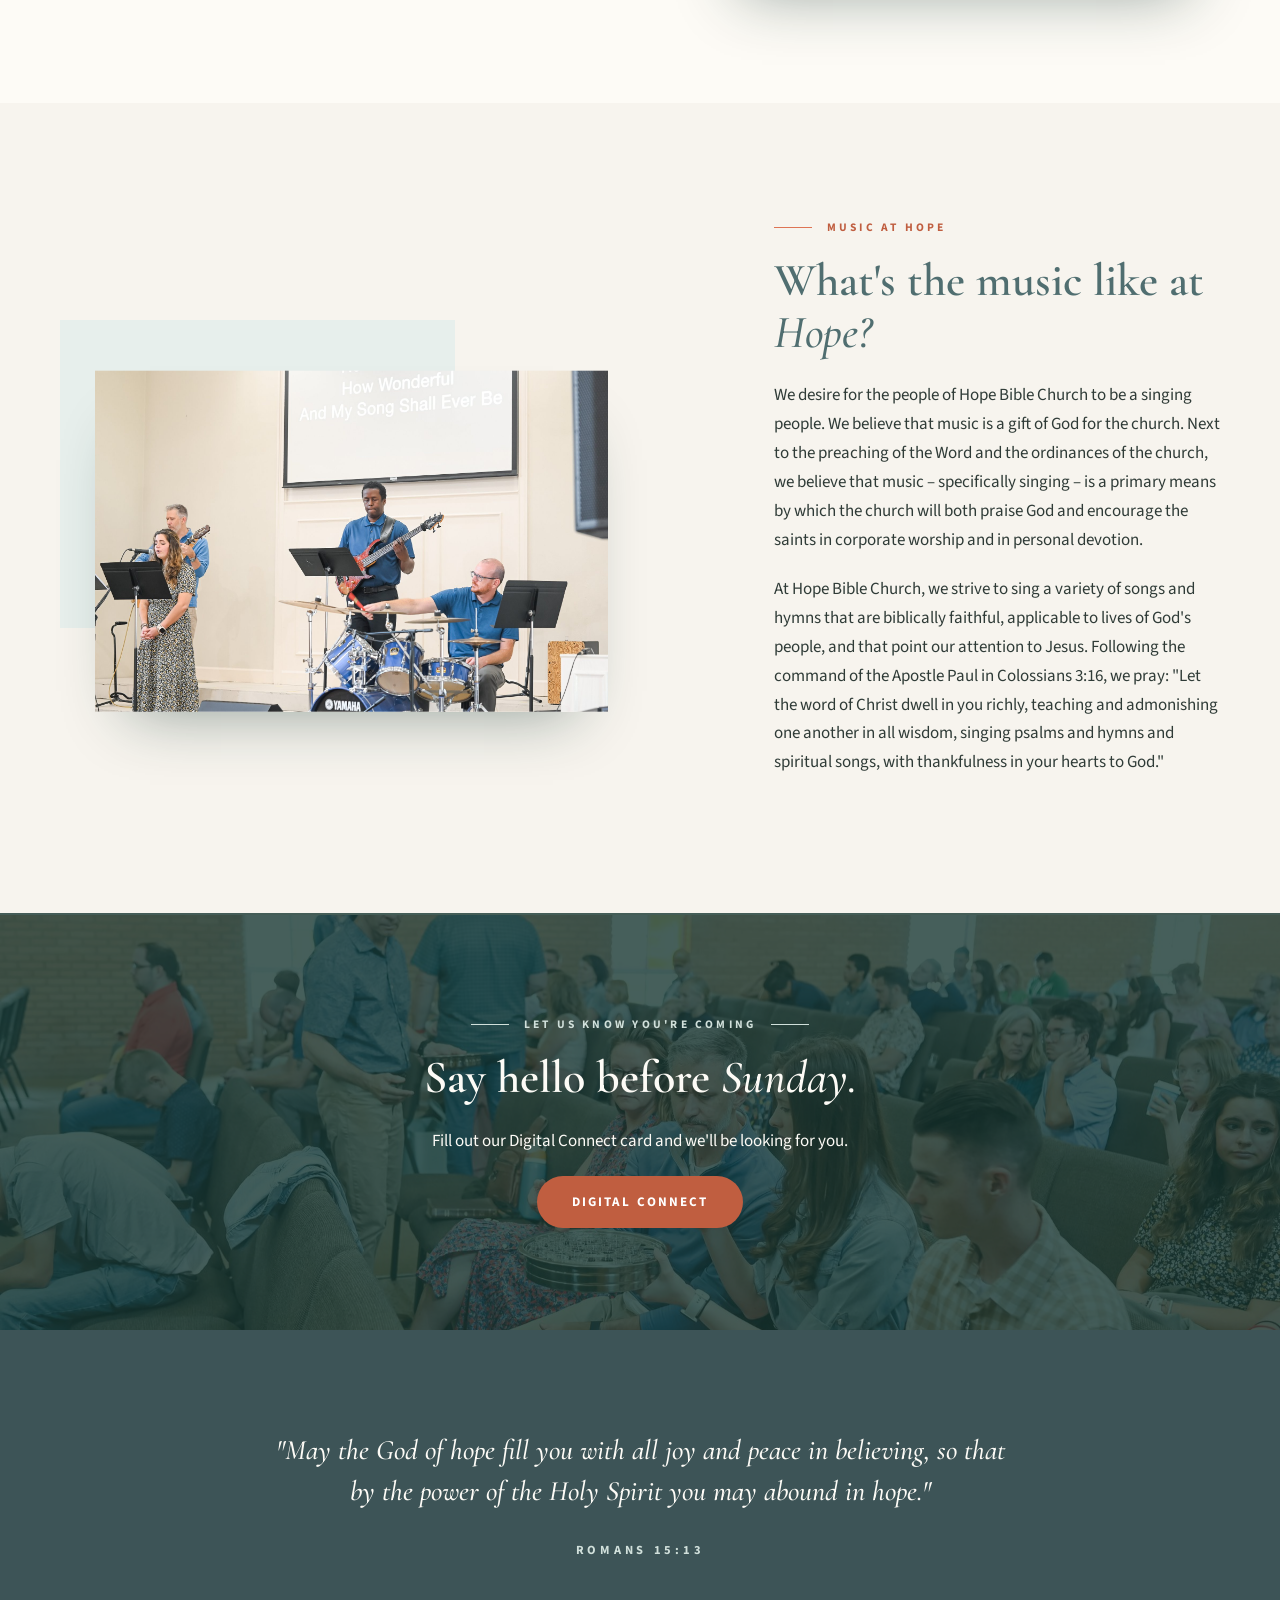
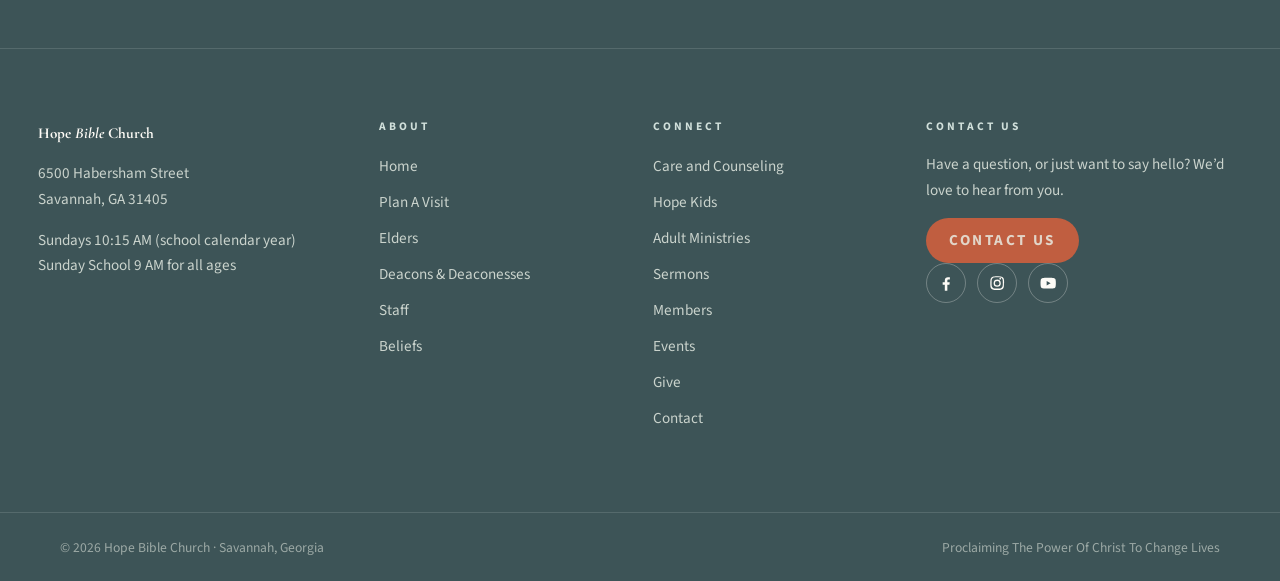
<file: basics/index.html>
<!DOCTYPE html>
<html lang="en"><head><meta charset="utf-8"><title>Hope Bible Church</title>
<meta name="robots" content="noindex"><meta http-equiv="refresh" content="0; url=../plan-a-visit/">
<link rel="canonical" href="https://hopesav.com/plan-a-visit/">
<script>location.replace("../plan-a-visit/");</script></head>
<body style="font-family:sans-serif;padding:2rem"><p>This page moved. <a href="../plan-a-visit/">Continue to Plan A Visit</a>.</p></body></html>
</file>
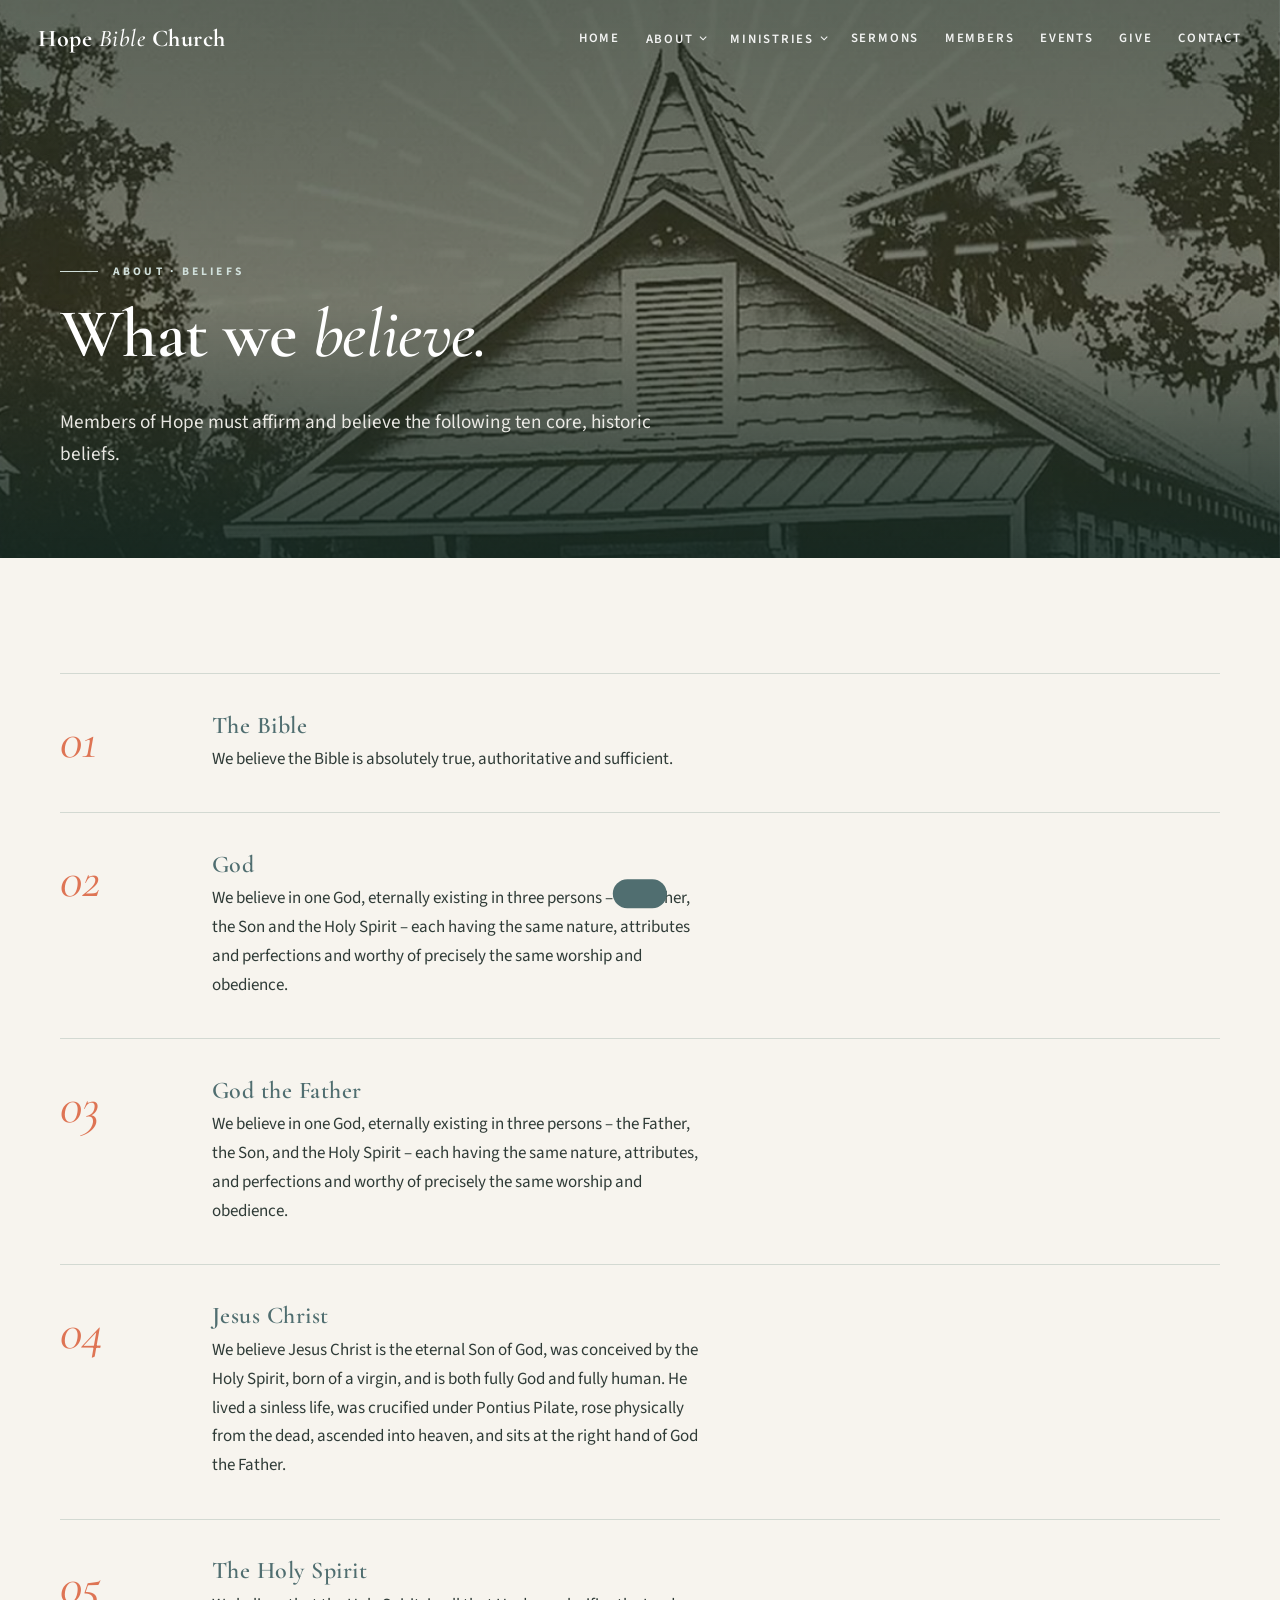
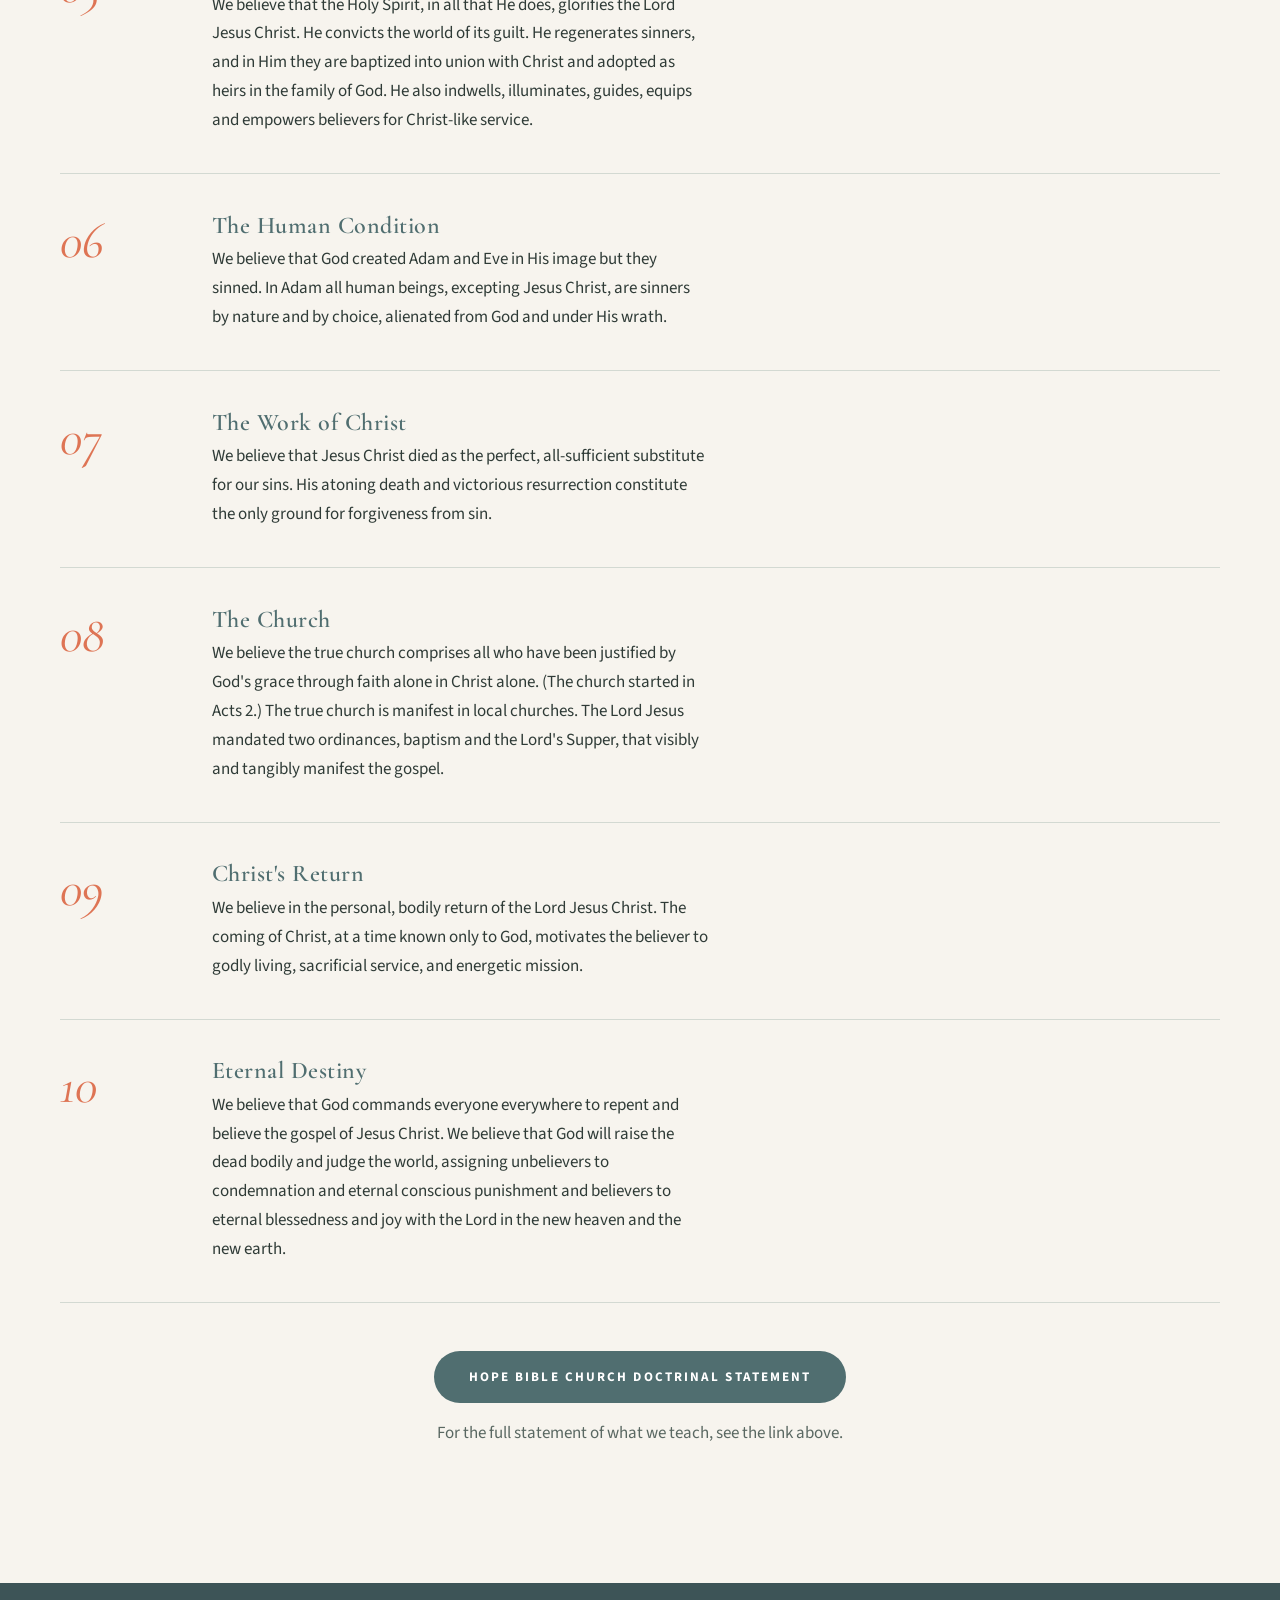
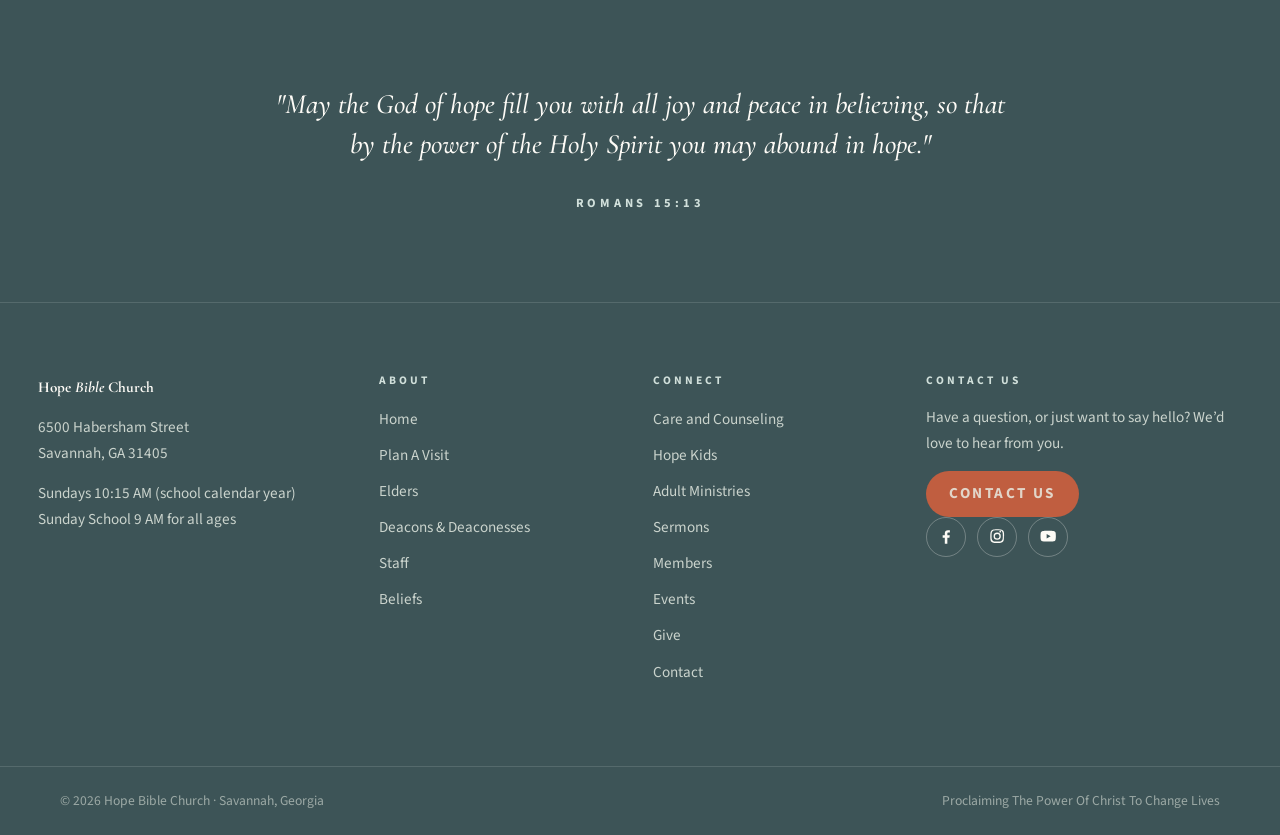
<file: beliefs/index.html>
<!DOCTYPE html>
<html lang="en">
<head>
<meta charset="utf-8">
<meta name="viewport" content="width=device-width, initial-scale=1">
<title>Beliefs | Hope Bible Church</title>
<meta name="description" content="What We Believe — the ten core, historic beliefs of Hope Bible Church in Savannah, GA.">
<link rel="canonical" href="https://hopesav.com/beliefs/">
<link rel="icon" href="../assets/img/favicon.png">
<link rel="preconnect" href="https://fonts.googleapis.com">
<link rel="preconnect" href="https://fonts.gstatic.com" crossorigin>
<link href="https://fonts.googleapis.com/css2?family=Cormorant+Garamond:ital,wght@0,500;0,600;0,700;1,500;1,600&family=Source+Sans+3:ital,wght@0,400;0,600;0,700;1,400&display=swap" rel="stylesheet">
<link rel="stylesheet" href="../style.css">
</head>
<body>

<header class="site-header" id="siteHeader">
  <div class="header-inner">
    <a class="wordmark" href="../">Hope <em>Bible</em> Church</a>
    <button class="nav-toggle" id="navToggle" aria-expanded="false" aria-controls="mainNav" aria-label="Menu"><span></span><span></span><span></span></button>
    <nav class="main-nav" id="mainNav" aria-label="Primary">
      <ul class="nav-list">
        <li><a href="../">Home</a></li>
        <li class="has-dropdown">
          <button class="nav-drop-btn" type="button" aria-expanded="false">About</button>
          <ul class="dropdown">
            <li><a href="../plan-a-visit/">Plan A Visit</a></li>
            <li><a href="../elders/">Elders</a></li>
            <li><a href="../deacons/">Deacons &amp; Deaconesses</a></li>
            <li><a href="../staff/">Staff</a></li>
            <li><a href="../beliefs/">Beliefs</a></li>
          </ul>
        </li>
        <li class="has-dropdown">
          <button class="nav-drop-btn" type="button" aria-expanded="false">Ministries</button>
          <ul class="dropdown">
            <li><a href="https://www.hopediscipleship.org/" target="_blank" rel="noopener">Care and Counseling</a></li>
            <li><a href="../hope-kids/">Hope Kids</a></li>
            <li><a href="../adult-ministries/">Adult Ministries</a></li>
          </ul>
        </li>
        <li><a href="../sermons/">Sermons</a></li>
        <li><a href="https://hopesav.churchcenter.com/" target="_blank" rel="noopener">Members</a></li>
        <li><a href="../events/">Events</a></li>
        <li><a href="https://hopesav.churchcenter.com/giving" target="_blank" rel="noopener">Give</a></li>
        <li><a href="../contact/">Contact</a></li>
              </ul>
    </nav>
  </div>
</header>

<main>
  <section class="hero hero-page" aria-label="Page introduction">
    <div class="hero-media" data-parallax="0.14">
      <img src="../assets/img/quote1.jpg" alt="An open Bible">
    </div>
    <div class="hero-scrim"></div>
    <div class="hero-content container">
      <p class="eyebrow light hero-fade">About · Beliefs</p>
      <h1 class="display"><span class="hero-line"><span>What we <span class="serif-italic">believe.</span></span></span></h1>
      <p class="hero-sub hero-fade">Members of Hope must affirm and believe the following ten core, historic beliefs.</p>
    </div>
  </section>

  <section class="section" aria-labelledby="beliefs-heading">
    <div class="container">
      <h2 id="beliefs-heading" class="visually-hidden" style="position:absolute;left:-9999px;">Ten core beliefs</h2>
      <ol class="belief-list">
        <li class="belief reveal">
          <div>
            <h3>The Bible</h3>
            <p>We believe the Bible is absolutely true, authoritative and sufficient.</p>
          </div>
        </li>
        <li class="belief reveal">
          <div>
            <h3>God</h3>
            <p>We believe in one God, eternally existing in three persons &ndash; the Father, the Son and the Holy Spirit &ndash; each having the same nature, attributes and perfections and worthy of precisely the same worship and obedience.</p>
          </div>
        </li>
        <li class="belief reveal">
          <div>
            <h3>God the Father</h3>
            <p>We believe in one God, eternally existing in three persons &ndash; the Father, the Son, and the Holy Spirit &ndash; each having the same nature, attributes, and perfections and worthy of precisely the same worship and obedience.</p>
          </div>
        </li>
        <li class="belief reveal">
          <div>
            <h3>Jesus Christ</h3>
            <p>We believe Jesus Christ is the eternal Son of God, was conceived by the Holy Spirit, born of a virgin, and is both fully God and fully human. He lived a sinless life, was crucified under Pontius Pilate, rose physically from the dead, ascended into heaven, and sits at the right hand of God the Father.</p>
          </div>
        </li>
        <li class="belief reveal">
          <div>
            <h3>The Holy Spirit</h3>
            <p>We believe that the Holy Spirit, in all that He does, glorifies the Lord Jesus Christ. He convicts the world of its guilt. He regenerates sinners, and in Him they are baptized into union with Christ and adopted as heirs in the family of God. He also indwells, illuminates, guides, equips and empowers believers for Christ-like service.</p>
          </div>
        </li>
        <li class="belief reveal">
          <div>
            <h3>The Human Condition</h3>
            <p>We believe that God created Adam and Eve in His image but they sinned. In Adam all human beings, excepting Jesus Christ, are sinners by nature and by choice, alienated from God and under His wrath.</p>
          </div>
        </li>
        <li class="belief reveal">
          <div>
            <h3>The Work of Christ</h3>
            <p>We believe that Jesus Christ died as the perfect, all-sufficient substitute for our sins. His atoning death and victorious resurrection constitute the only ground for forgiveness from sin.</p>
          </div>
        </li>
        <li class="belief reveal">
          <div>
            <h3>The Church</h3>
            <p>We believe the true church comprises all who have been justified by God's grace through faith alone in Christ alone. (The church started in Acts 2.) The true church is manifest in local churches. The Lord Jesus mandated two ordinances, baptism and the Lord's Supper, that visibly and tangibly manifest the gospel.</p>
          </div>
        </li>
        <li class="belief reveal">
          <div>
            <h3>Christ's Return</h3>
            <p>We believe in the personal, bodily return of the Lord Jesus Christ. The coming of Christ, at a time known only to God, motivates the believer to godly living, sacrificial service, and energetic mission.</p>
          </div>
        </li>
        <li class="belief reveal">
          <div>
            <h3>Eternal Destiny</h3>
            <p>We believe that God commands everyone everywhere to repent and believe the gospel of Jesus Christ. We believe that God will raise the dead bodily and judge the world, assigning unbelievers to condemnation and eternal conscious punishment and believers to eternal blessedness and joy with the Lord in the new heaven and the new earth.</p>
          </div>
        </li>
      </ol>
      <div class="btn-row reveal" style="justify-content:center;margin-top:3rem;">
        <a class="btn btn-sea" href="../assets/docs/Doctrinal-Statement.pdf" target="_blank" rel="noopener">Hope Bible Church Doctrinal Statement</a>
      </div>
      <p class="reveal" style="text-align:center;color:var(--muted);margin-top:1rem;">For the full statement of what we teach, see the link above.</p>
    </div>
  </section>
</main>

<footer class="site-footer">
  <div class="footer-verse">
    <div class="container">
      <blockquote class="scripture" data-quote-reveal>"May the God of hope fill you with all joy and peace in believing, so that by the power of the Holy Spirit you may abound in hope."</blockquote>
      <p class="scripture-ref">Romans 15:13</p>
    </div>
  </div>
  <div class="footer-main container-wide">
    <div class="footer-col">
      <p class="footer-wordmark">Hope <em>Bible</em> Church</p>
      <p>6500 Habersham Street<br>Savannah, GA 31405</p>
      <p>Sundays 10:15 AM (school calendar year)<br>Sunday School 9 AM for all ages</p>
    </div>
    <div class="footer-col">
      <h3>About</h3>
      <ul>
        <li><a href="../">Home</a></li>
        <li><a href="../plan-a-visit/">Plan A Visit</a></li>
        <li><a href="../elders/">Elders</a></li>
        <li><a href="../deacons/">Deacons &amp; Deaconesses</a></li>
        <li><a href="../staff/">Staff</a></li>
        <li><a href="../beliefs/">Beliefs</a></li>
      </ul>
    </div>
    <div class="footer-col">
      <h3>Connect</h3>
      <ul>
        <li><a href="https://www.hopediscipleship.org/" target="_blank" rel="noopener">Care and Counseling</a></li>
        <li><a href="../hope-kids/">Hope Kids</a></li>
            <li><a href="../adult-ministries/">Adult Ministries</a></li>
        <li><a href="../sermons/">Sermons</a></li>
        <li><a href="https://hopesav.churchcenter.com/" target="_blank" rel="noopener">Members</a></li>
        <li><a href="../events/">Events</a></li>
        <li><a href="https://hopesav.churchcenter.com/giving" target="_blank" rel="noopener">Give</a></li>
        <li><a href="../contact/">Contact</a></li>
      </ul>
    </div>
    <div class="footer-col">
      <h3>Contact Us</h3>
      <p>Have a question, or just want to say hello? We&rsquo;d love to hear from you.</p>
      <div class="btn-row"><a class="btn btn-terra btn-sm" href="../contact/">Contact Us</a></div>
      <ul class="social-row" aria-label="Social media">
        <li><a href="https://www.facebook.com/hopechurchsavannah/" target="_blank" rel="noopener" aria-label="Hope Bible Church on Facebook"><svg viewBox="0 0 24 24" aria-hidden="true"><path d="M13.5 22v-8h2.7l.4-3.2h-3.1V8.8c0-.9.3-1.6 1.6-1.6h1.7V4.4c-.3 0-1.3-.1-2.5-.1-2.5 0-4.1 1.5-4.1 4.2v2.3H7.4V14h2.8v8h3.3z"/></svg></a></li>
        <li><a href="https://www.instagram.com/hopechurchsavannah/" target="_blank" rel="noopener" aria-label="Hope Bible Church on Instagram"><svg viewBox="0 0 24 24" aria-hidden="true"><path d="M12 7.3a4.7 4.7 0 1 0 0 9.4 4.7 4.7 0 0 0 0-9.4zm0 7.7a3 3 0 1 1 0-6 3 3 0 0 1 0 6zm5-8.9a1.1 1.1 0 1 1-2.2 0 1.1 1.1 0 0 1 2.2 0zM21 12c0-1.2 0-2.5-.1-3.7-.1-1.4-.4-2.7-1.4-3.7s-2.3-1.3-3.7-1.4C14.5 3 13.2 3 12 3s-2.5 0-3.7.1c-1.4.1-2.7.4-3.7 1.4S3.3 6.9 3.2 8.3C3 9.5 3 10.8 3 12s0 2.5.1 3.7c.1 1.4.4 2.7 1.4 3.7s2.3 1.3 3.7 1.4c1.2.1 2.5.1 3.7.1s2.5 0 3.7-.1c1.4-.1 2.7-.4 3.7-1.4s1.3-2.3 1.4-3.7c.1-1.2.1-2.5.1-3.7zm-2.1 4.4c-.2.5-.5.9-.9 1.2-.4.4-.8.7-1.2.9-1.2.5-4 .4-4.8.4s-3.6.1-4.8-.4c-.5-.2-.9-.5-1.2-.9-.4-.4-.7-.8-.9-1.2-.5-1.2-.4-4-.4-4.8s-.1-3.6.4-4.8c.2-.5.5-.9.9-1.2.4-.4.8-.7 1.2-.9 1.2-.5 4-.4 4.8-.4s3.6-.1 4.8.4c.5.2.9.5 1.2.9.4.4.7.8.9 1.2.5 1.2.4 4 .4 4.8s.1 3.6-.4 4.8z"/></svg></a></li>
        <li><a href="https://www.youtube.com/@hopebiblechurchSAV" target="_blank" rel="noopener" aria-label="Hope Bible Church on YouTube"><svg viewBox="0 0 24 24" aria-hidden="true"><path d="M21.6 7.2c-.2-.9-.9-1.6-1.8-1.8C18.2 5 12 5 12 5s-6.2 0-7.8.4c-.9.2-1.6.9-1.8 1.8C2 8.8 2 12 2 12s0 3.2.4 4.8c.2.9.9 1.6 1.8 1.8 1.6.4 7.8.4 7.8.4s6.2 0 7.8-.4c.9-.2 1.6-.9 1.8-1.8.4-1.6.4-4.8.4-4.8s0-3.2-.4-4.8zM10 15V9l5.2 3L10 15z"/></svg></a></li>
      </ul>
    </div>
  </div>
  <div class="footer-bottom">
    <div class="container">
      <span>&copy; 2026 Hope Bible Church · Savannah, Georgia</span>
      <span>Proclaiming The Power Of Christ To Change Lives</span>
    </div>
  </div>
</footer>

<script src="../main.js"></script>
</body>
</html>
</file>
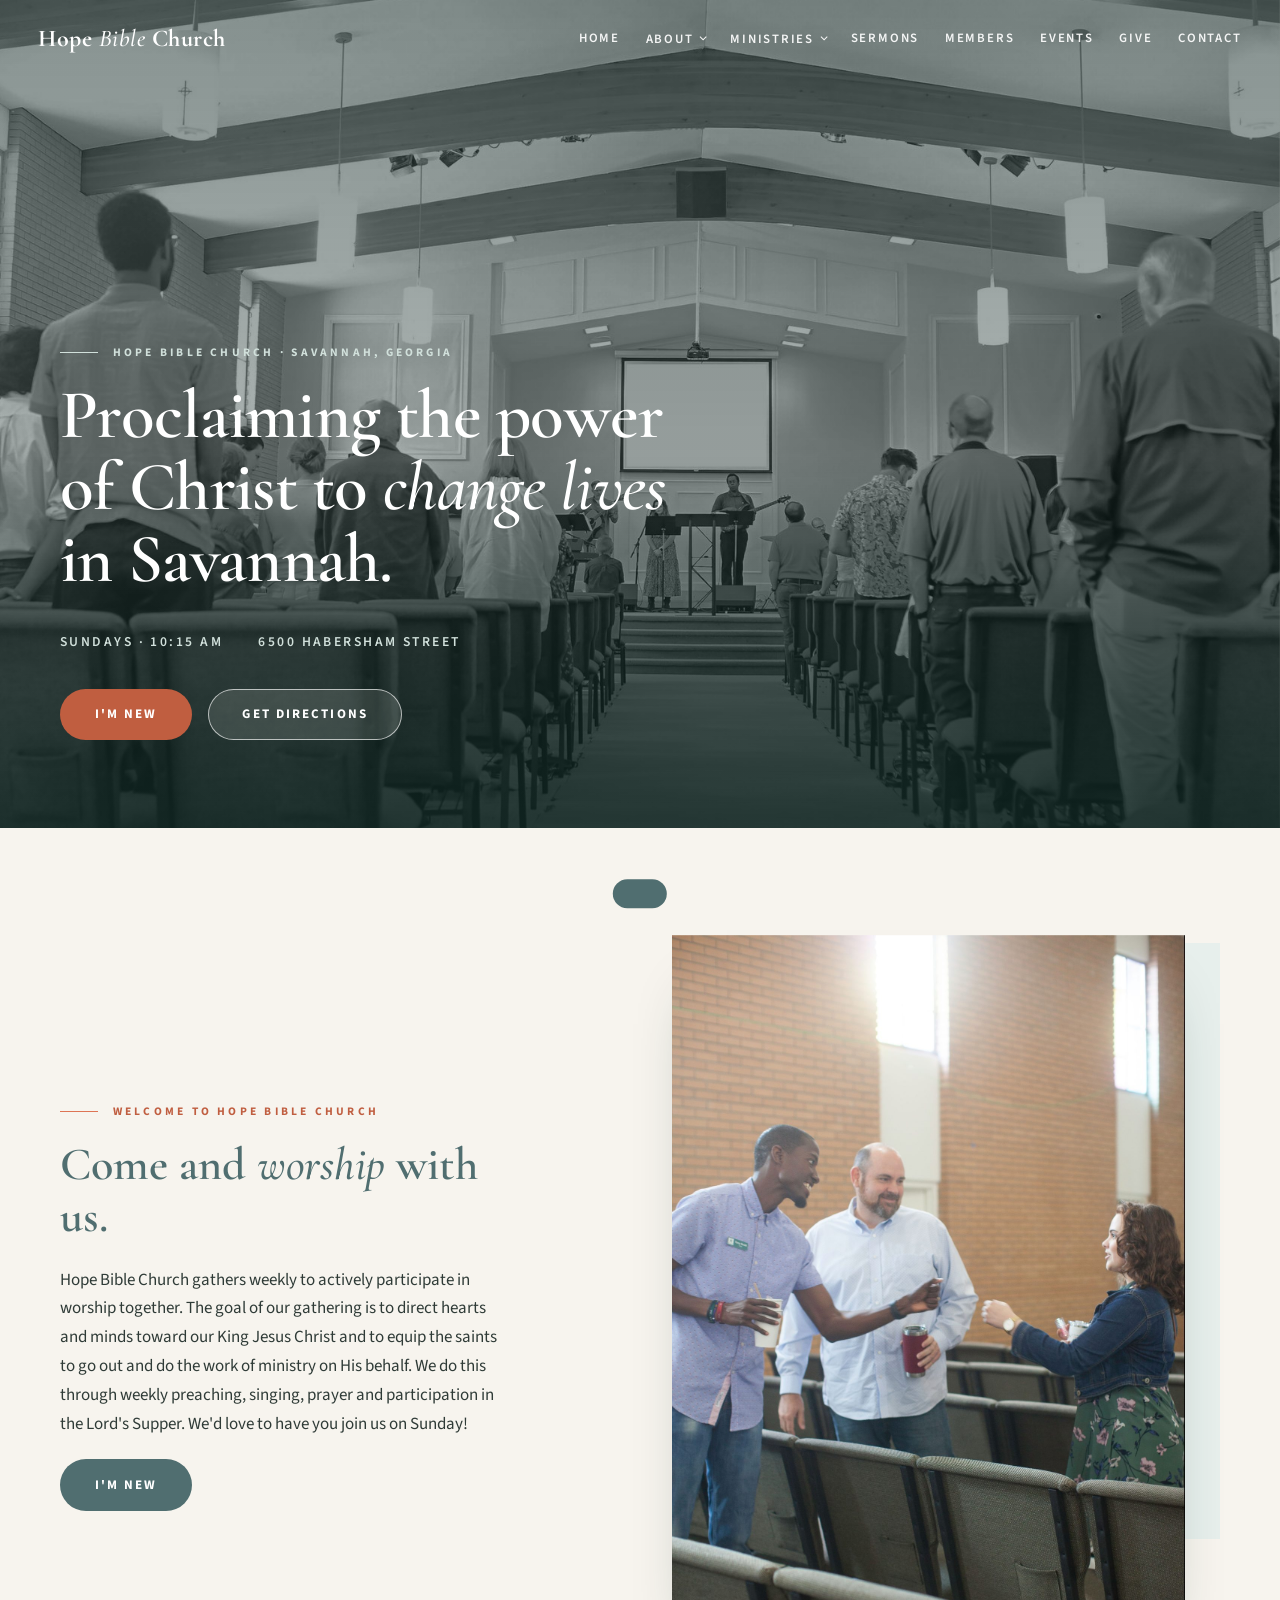
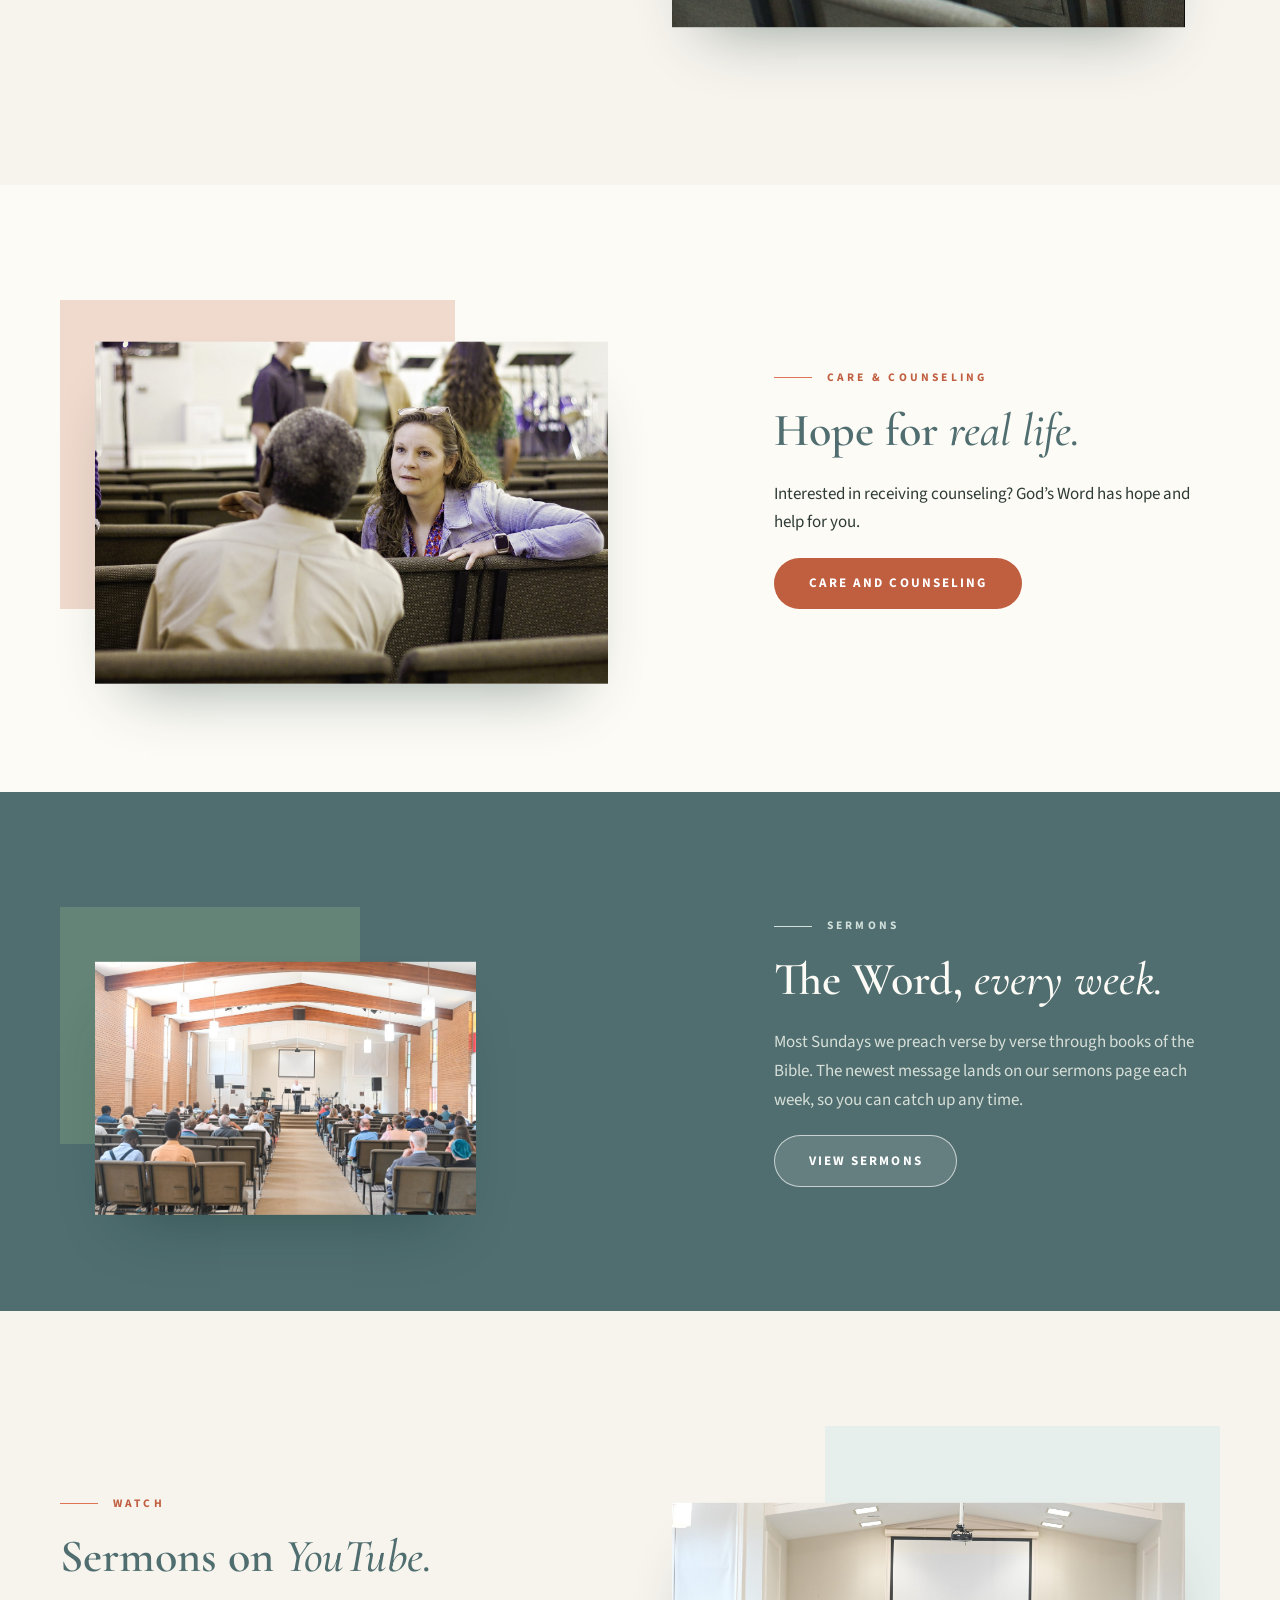
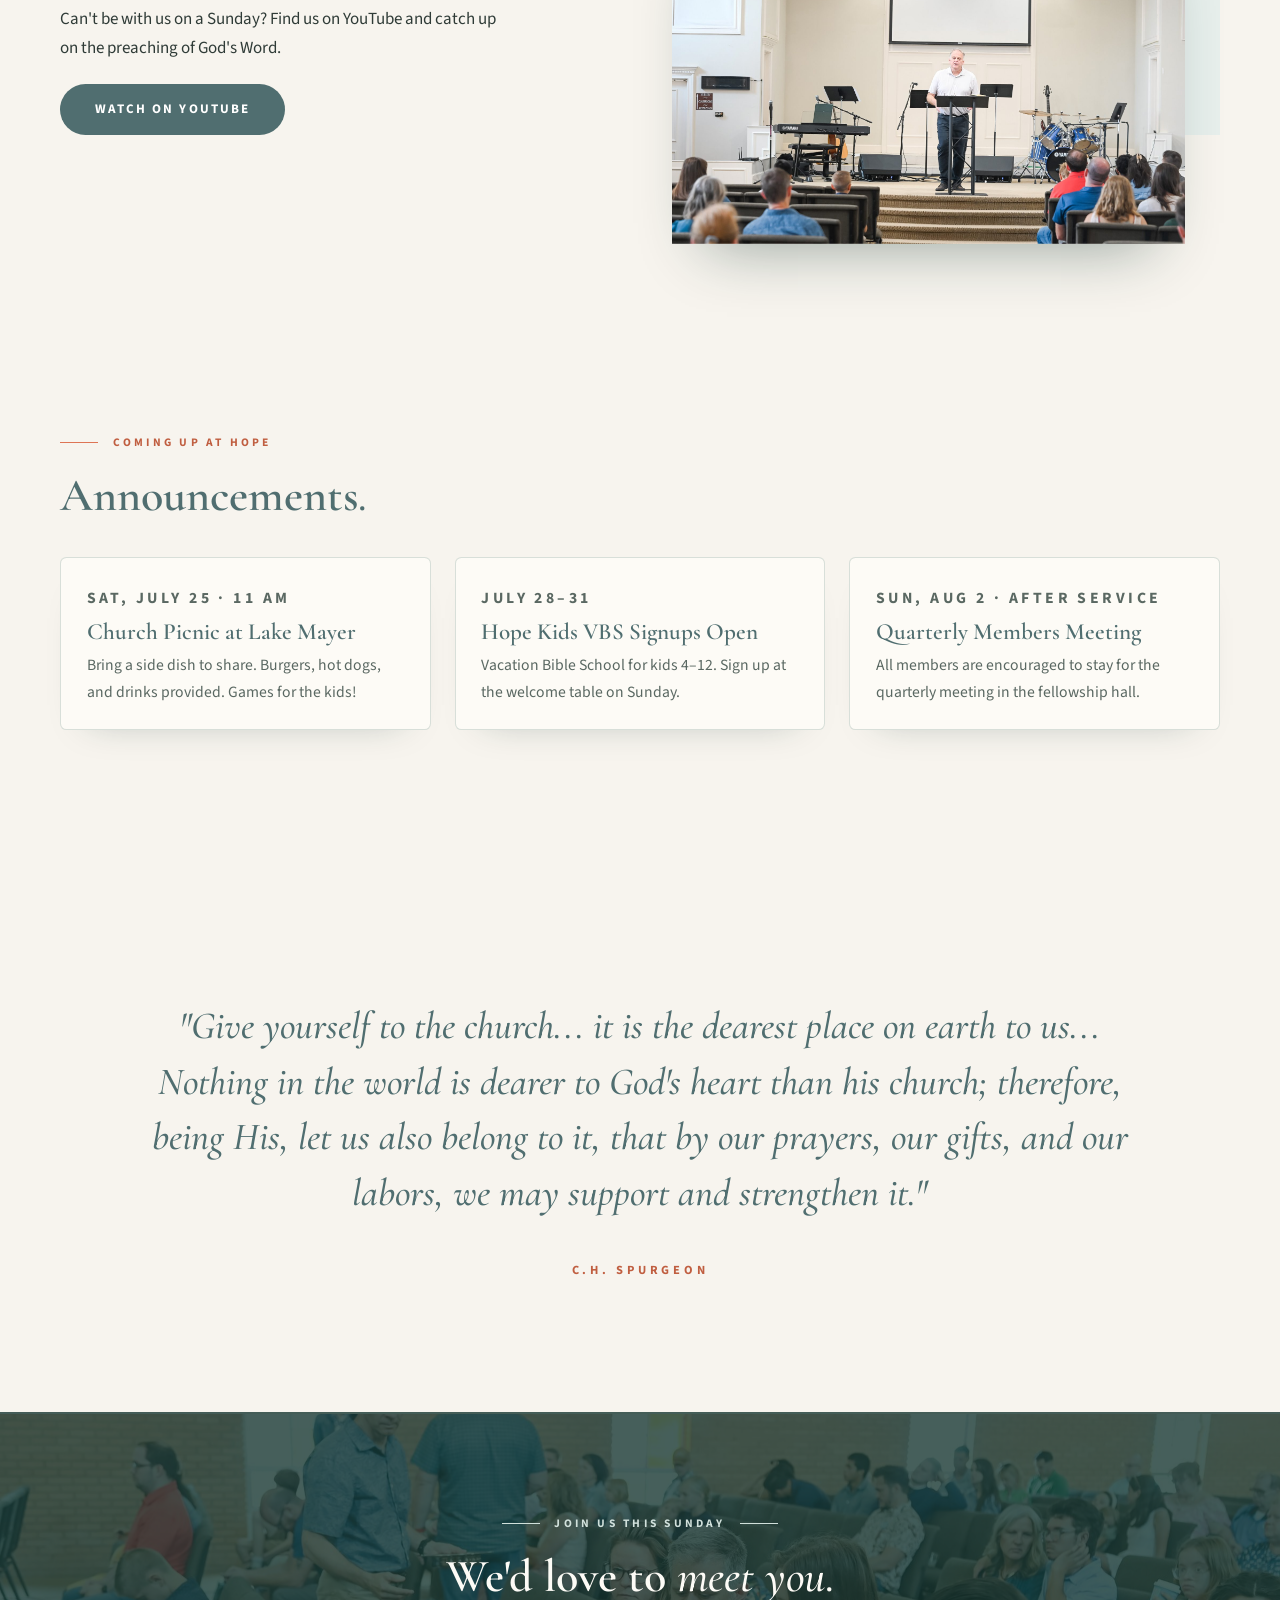
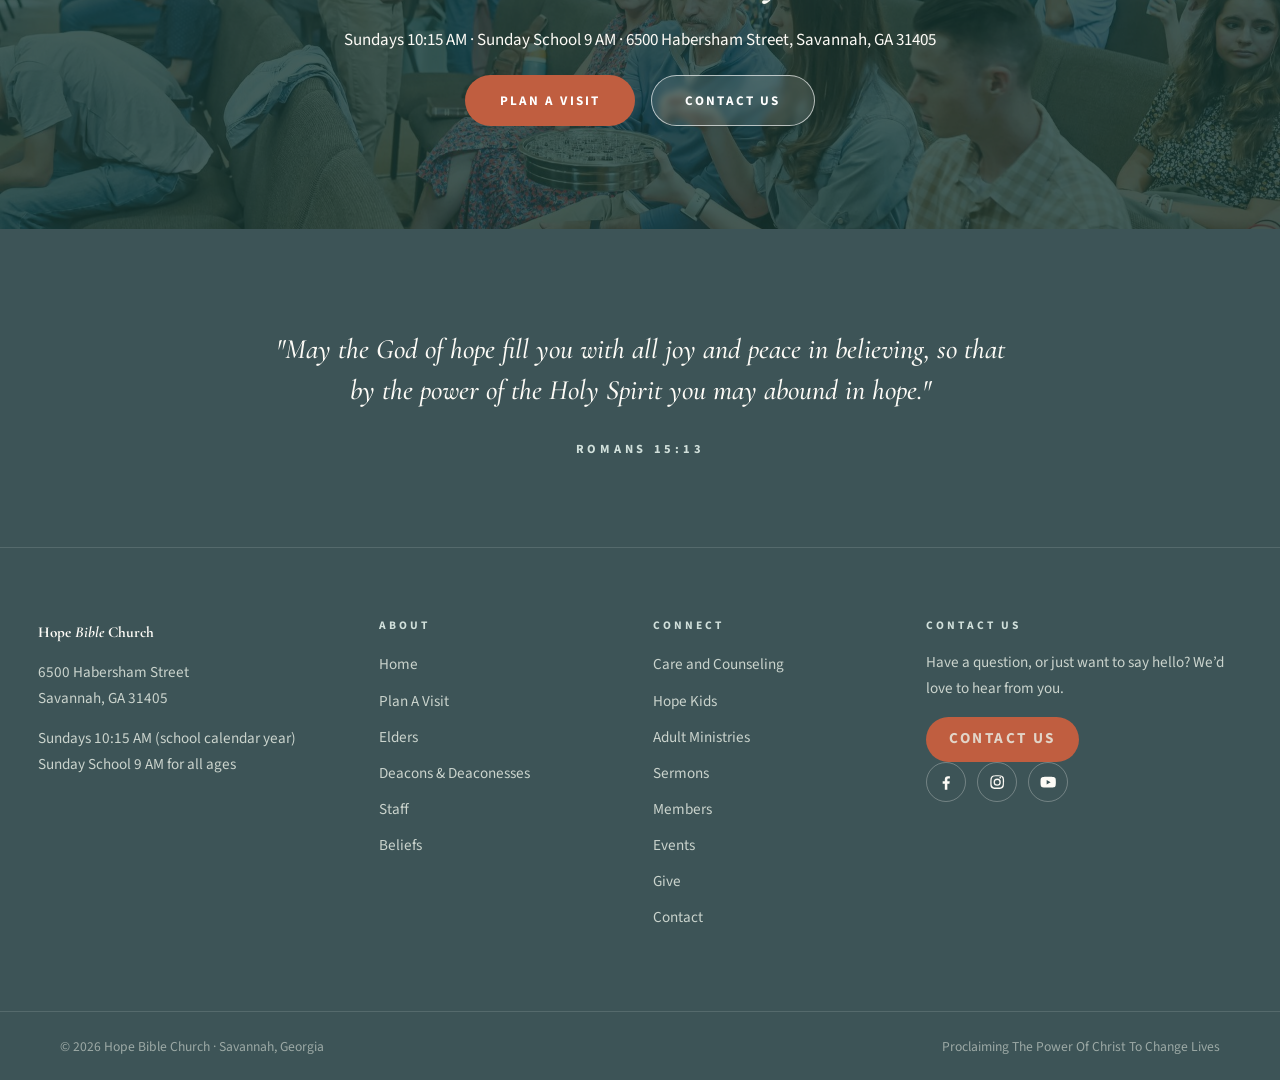
<file: blog/index.html>
<!DOCTYPE html>
<html lang="en"><head><meta charset="utf-8"><title>Hope Bible Church</title>
<meta name="robots" content="noindex"><meta http-equiv="refresh" content="0; url=../">
<link rel="canonical" href="https://hopesav.com/">
<script>location.replace("../");</script></head>
<body style="font-family:sans-serif;padding:2rem"><p>This page moved. <a href="../">Continue to the home page</a>.</p></body></html>
</file>
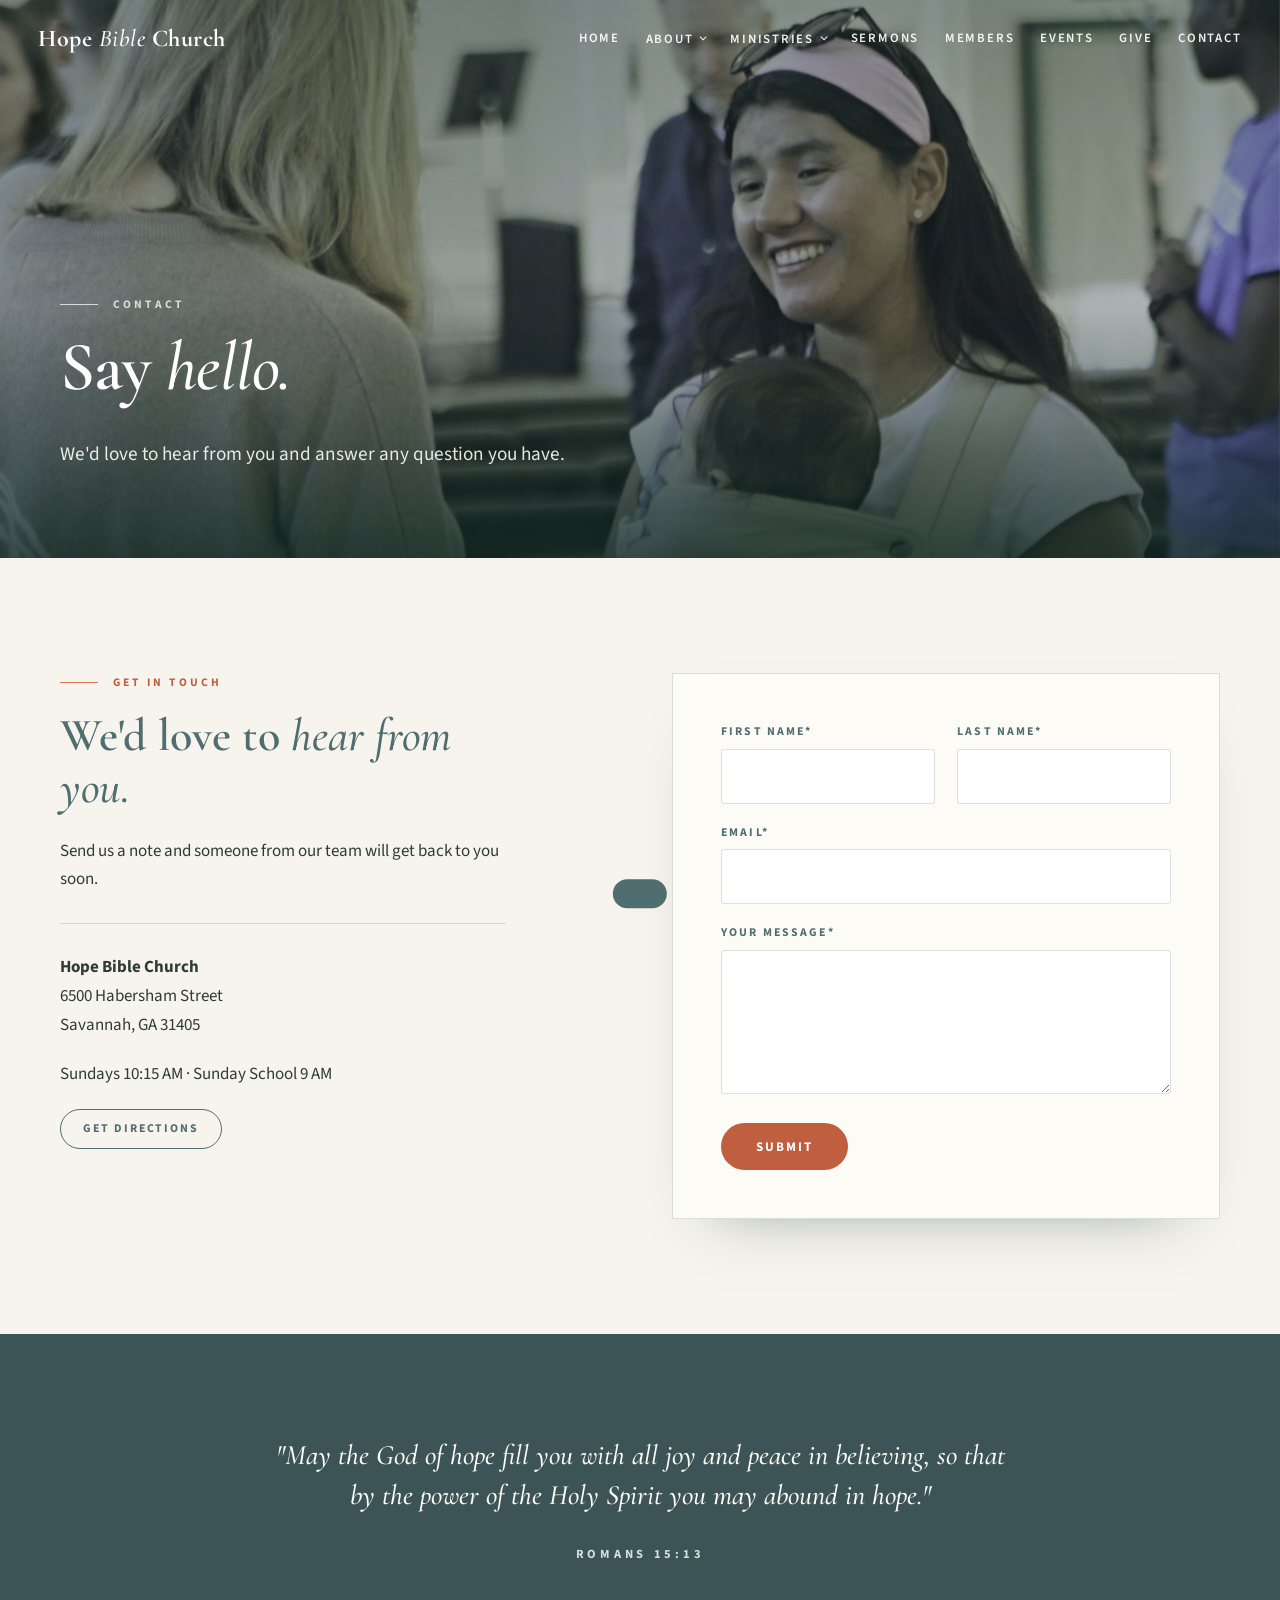
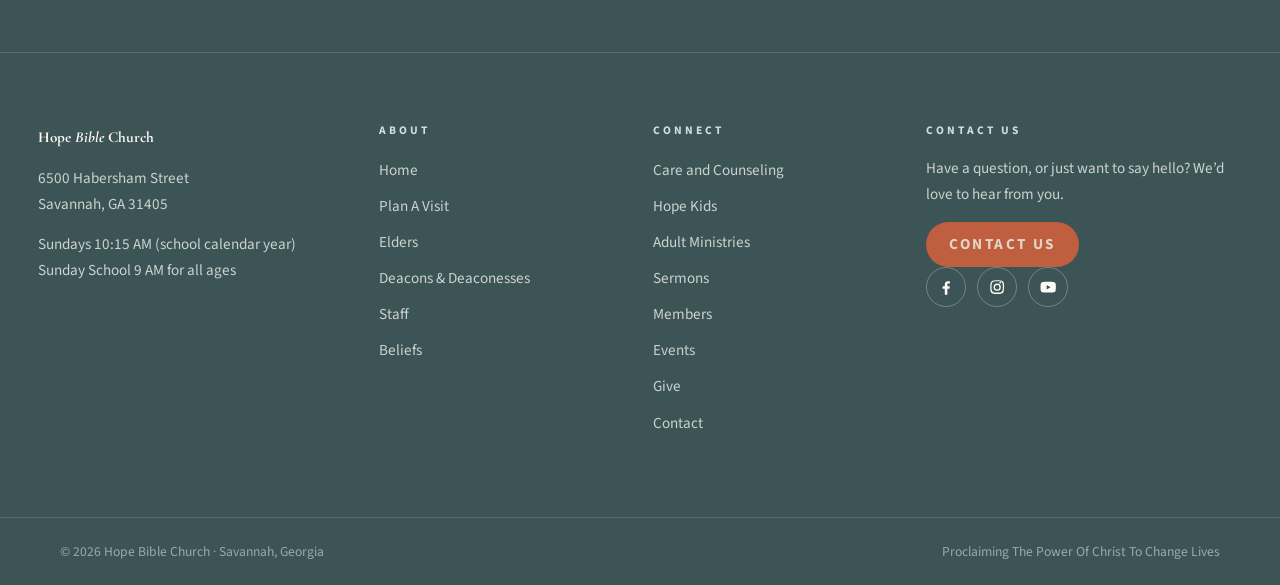
<file: contact/index.html>
<!DOCTYPE html>
<html lang="en">
<head>
<meta charset="utf-8">
<meta name="viewport" content="width=device-width, initial-scale=1">
<title>Contact | Hope Bible Church</title>
<meta name="description" content="Get in touch with Hope Bible Church in Savannah, GA.">
<link rel="canonical" href="https://hopesav.com/contact/">
<link rel="icon" href="../assets/img/favicon.png">
<link rel="preconnect" href="https://fonts.googleapis.com">
<link rel="preconnect" href="https://fonts.gstatic.com" crossorigin>
<link href="https://fonts.googleapis.com/css2?family=Cormorant+Garamond:ital,wght@0,500;0,600;0,700;1,500;1,600&family=Source+Sans+3:ital,wght@0,400;0,600;0,700;1,400&display=swap" rel="stylesheet">
<link rel="stylesheet" href="../style.css">
</head>
<body>

<header class="site-header" id="siteHeader">
  <div class="header-inner">
    <a class="wordmark" href="../">Hope <em>Bible</em> Church</a>
    <button class="nav-toggle" id="navToggle" aria-expanded="false" aria-controls="mainNav" aria-label="Menu"><span></span><span></span><span></span></button>
    <nav class="main-nav" id="mainNav" aria-label="Primary">
      <ul class="nav-list">
        <li><a href="../">Home</a></li>
        <li class="has-dropdown">
          <button class="nav-drop-btn" type="button" aria-expanded="false">About</button>
          <ul class="dropdown">
            <li><a href="../plan-a-visit/">Plan A Visit</a></li>
            <li><a href="../elders/">Elders</a></li>
            <li><a href="../deacons/">Deacons &amp; Deaconesses</a></li>
            <li><a href="../staff/">Staff</a></li>
            <li><a href="../beliefs/">Beliefs</a></li>
          </ul>
        </li>
        <li class="has-dropdown">
          <button class="nav-drop-btn" type="button" aria-expanded="false">Ministries</button>
          <ul class="dropdown">
            <li><a href="https://www.hopediscipleship.org/" target="_blank" rel="noopener">Care and Counseling</a></li>
            <li><a href="../hope-kids/">Hope Kids</a></li>
            <li><a href="../adult-ministries/">Adult Ministries</a></li>
          </ul>
        </li>
        <li><a href="../sermons/">Sermons</a></li>
        <li><a href="https://hopesav.churchcenter.com/" target="_blank" rel="noopener">Members</a></li>
        <li><a href="../events/">Events</a></li>
        <li><a href="https://hopesav.churchcenter.com/giving" target="_blank" rel="noopener">Give</a></li>
        <li><a href="../contact/">Contact</a></li>
              </ul>
    </nav>
  </div>
</header>

<main>
  <section class="hero hero-page" aria-label="Page introduction">
    <div class="hero-media" data-parallax="0.14">
      <img src="../assets/img/contact-welcome.jpg" alt="A mom with her baby smiling at Hope Bible Church" style="object-position:50% 30%;">
    </div>
    <div class="hero-scrim"></div>
    <div class="hero-content container">
      <p class="eyebrow light hero-fade">Contact</p>
      <h1 class="display"><span class="hero-line"><span>Say <span class="serif-italic">hello.</span></span></span></h1>
      <p class="hero-sub hero-fade">We'd love to hear from you and answer any question you have.</p>
    </div>
  </section>

  <section class="section" aria-labelledby="contact-heading">
    <div class="container">
      <div class="split" style="align-items:start;">
        <div class="split-text reveal">
          <p class="eyebrow">Get In Touch</p>
          <h2 id="contact-heading" class="title-lg">We'd love to <span class="serif-italic">hear from you.</span></h2>
          <p>Send us a note and someone from our team will get back to you soon.</p>
          <hr class="hairline" style="margin:1.8rem 0;">
          <p><strong>Hope Bible Church</strong><br>6500 Habersham Street<br>Savannah, GA 31405</p>
          <p>Sundays 10:15 AM · Sunday School 9 AM</p>
          <div class="btn-row">
            <a class="btn btn-outline btn-sm" href="https://www.google.com/maps/search/?api=1&amp;query=Hope+Bible+Church+Savannah" target="_blank" rel="noopener">Get Directions</a>
          </div>
        </div>
        <div class="split-fig reveal reveal-d1">
          <form class="site-form form-card" novalidate>
            <input type="checkbox" name="botcheck" class="hp" tabindex="-1" autocomplete="off" aria-hidden="true">
            <div class="form-grid">
              <div class="field">
                <label for="c-first">First Name*</label>
                <input id="c-first" name="first-name" type="text" required autocomplete="given-name">
              </div>
              <div class="field">
                <label for="c-last">Last Name*</label>
                <input id="c-last" name="last-name" type="text" required autocomplete="family-name">
              </div>
              <div class="field full">
                <label for="c-email">Email*</label>
                <input id="c-email" name="email" type="email" required autocomplete="email">
              </div>
              <div class="field full">
                <label for="c-message">Your Message*</label>
                <textarea id="c-message" name="message" required></textarea>
              </div>
              <div class="full"><button class="btn btn-terra" type="submit">Submit</button></div>
            </div>
          </form>
        </div>
      </div>
    </div>
  </section>
</main>

<footer class="site-footer">
  <div class="footer-verse">
    <div class="container">
      <blockquote class="scripture" data-quote-reveal>"May the God of hope fill you with all joy and peace in believing, so that by the power of the Holy Spirit you may abound in hope."</blockquote>
      <p class="scripture-ref">Romans 15:13</p>
    </div>
  </div>
  <div class="footer-main container-wide">
    <div class="footer-col">
      <p class="footer-wordmark">Hope <em>Bible</em> Church</p>
      <p>6500 Habersham Street<br>Savannah, GA 31405</p>
      <p>Sundays 10:15 AM (school calendar year)<br>Sunday School 9 AM for all ages</p>
    </div>
    <div class="footer-col">
      <h3>About</h3>
      <ul>
        <li><a href="../">Home</a></li>
        <li><a href="../plan-a-visit/">Plan A Visit</a></li>
        <li><a href="../elders/">Elders</a></li>
        <li><a href="../deacons/">Deacons &amp; Deaconesses</a></li>
        <li><a href="../staff/">Staff</a></li>
        <li><a href="../beliefs/">Beliefs</a></li>
      </ul>
    </div>
    <div class="footer-col">
      <h3>Connect</h3>
      <ul>
        <li><a href="https://www.hopediscipleship.org/" target="_blank" rel="noopener">Care and Counseling</a></li>
        <li><a href="../hope-kids/">Hope Kids</a></li>
            <li><a href="../adult-ministries/">Adult Ministries</a></li>
        <li><a href="../sermons/">Sermons</a></li>
        <li><a href="https://hopesav.churchcenter.com/" target="_blank" rel="noopener">Members</a></li>
        <li><a href="../events/">Events</a></li>
        <li><a href="https://hopesav.churchcenter.com/giving" target="_blank" rel="noopener">Give</a></li>
        <li><a href="../contact/">Contact</a></li>
      </ul>
    </div>
    <div class="footer-col">
      <h3>Contact Us</h3>
      <p>Have a question, or just want to say hello? We&rsquo;d love to hear from you.</p>
      <div class="btn-row"><a class="btn btn-terra btn-sm" href="../contact/">Contact Us</a></div>
      <ul class="social-row" aria-label="Social media">
        <li><a href="https://www.facebook.com/hopechurchsavannah/" target="_blank" rel="noopener" aria-label="Hope Bible Church on Facebook"><svg viewBox="0 0 24 24" aria-hidden="true"><path d="M13.5 22v-8h2.7l.4-3.2h-3.1V8.8c0-.9.3-1.6 1.6-1.6h1.7V4.4c-.3 0-1.3-.1-2.5-.1-2.5 0-4.1 1.5-4.1 4.2v2.3H7.4V14h2.8v8h3.3z"/></svg></a></li>
        <li><a href="https://www.instagram.com/hopechurchsavannah/" target="_blank" rel="noopener" aria-label="Hope Bible Church on Instagram"><svg viewBox="0 0 24 24" aria-hidden="true"><path d="M12 7.3a4.7 4.7 0 1 0 0 9.4 4.7 4.7 0 0 0 0-9.4zm0 7.7a3 3 0 1 1 0-6 3 3 0 0 1 0 6zm5-8.9a1.1 1.1 0 1 1-2.2 0 1.1 1.1 0 0 1 2.2 0zM21 12c0-1.2 0-2.5-.1-3.7-.1-1.4-.4-2.7-1.4-3.7s-2.3-1.3-3.7-1.4C14.5 3 13.2 3 12 3s-2.5 0-3.7.1c-1.4.1-2.7.4-3.7 1.4S3.3 6.9 3.2 8.3C3 9.5 3 10.8 3 12s0 2.5.1 3.7c.1 1.4.4 2.7 1.4 3.7s2.3 1.3 3.7 1.4c1.2.1 2.5.1 3.7.1s2.5 0 3.7-.1c1.4-.1 2.7-.4 3.7-1.4s1.3-2.3 1.4-3.7c.1-1.2.1-2.5.1-3.7zm-2.1 4.4c-.2.5-.5.9-.9 1.2-.4.4-.8.7-1.2.9-1.2.5-4 .4-4.8.4s-3.6.1-4.8-.4c-.5-.2-.9-.5-1.2-.9-.4-.4-.7-.8-.9-1.2-.5-1.2-.4-4-.4-4.8s-.1-3.6.4-4.8c.2-.5.5-.9.9-1.2.4-.4.8-.7 1.2-.9 1.2-.5 4-.4 4.8-.4s3.6-.1 4.8.4c.5.2.9.5 1.2.9.4.4.7.8.9 1.2.5 1.2.4 4 .4 4.8s.1 3.6-.4 4.8z"/></svg></a></li>
        <li><a href="https://www.youtube.com/@hopebiblechurchSAV" target="_blank" rel="noopener" aria-label="Hope Bible Church on YouTube"><svg viewBox="0 0 24 24" aria-hidden="true"><path d="M21.6 7.2c-.2-.9-.9-1.6-1.8-1.8C18.2 5 12 5 12 5s-6.2 0-7.8.4c-.9.2-1.6.9-1.8 1.8C2 8.8 2 12 2 12s0 3.2.4 4.8c.2.9.9 1.6 1.8 1.8 1.6.4 7.8.4 7.8.4s6.2 0 7.8-.4c.9-.2 1.6-.9 1.8-1.8.4-1.6.4-4.8.4-4.8s0-3.2-.4-4.8zM10 15V9l5.2 3L10 15z"/></svg></a></li>
      </ul>
    </div>
  </div>
  <div class="footer-bottom">
    <div class="container">
      <span>&copy; 2026 Hope Bible Church · Savannah, Georgia</span>
      <span>Proclaiming The Power Of Christ To Change Lives</span>
    </div>
  </div>
</footer>

<script src="../main.js"></script>
</body>
</html>
</file>
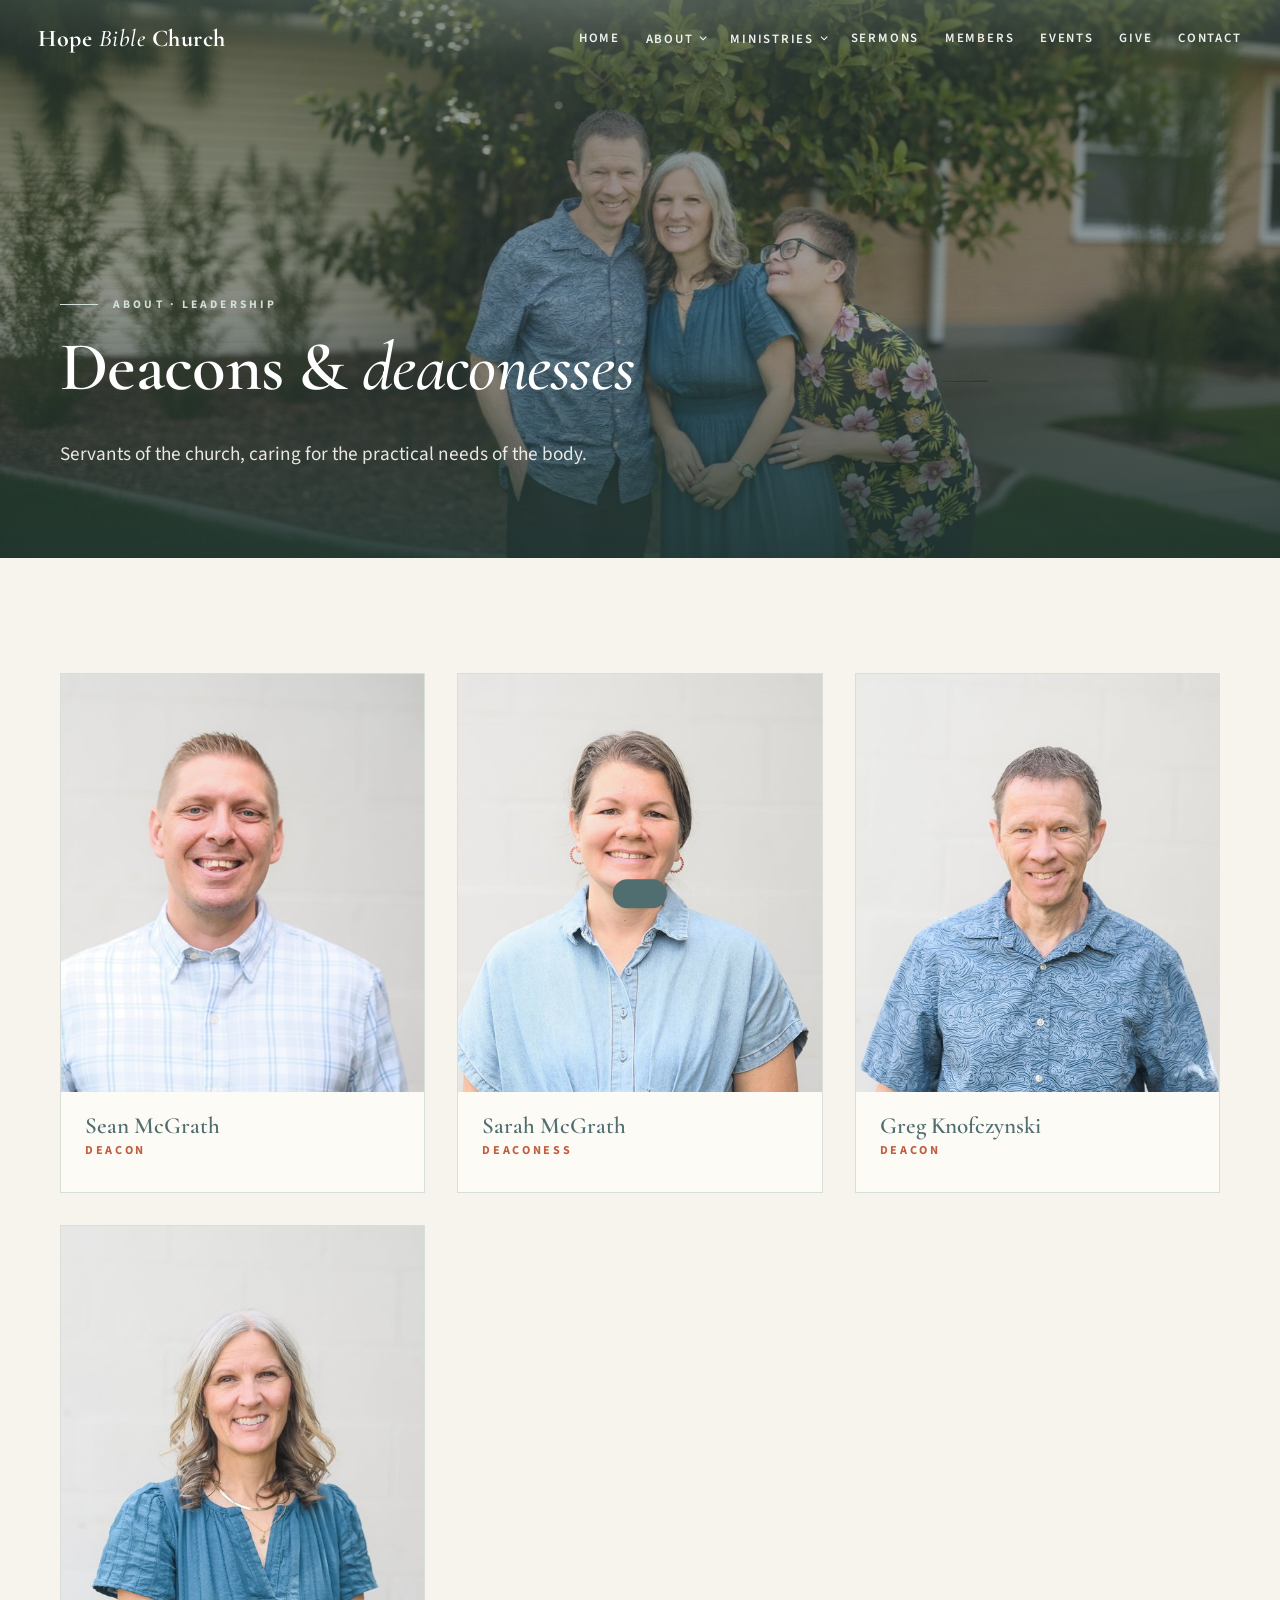
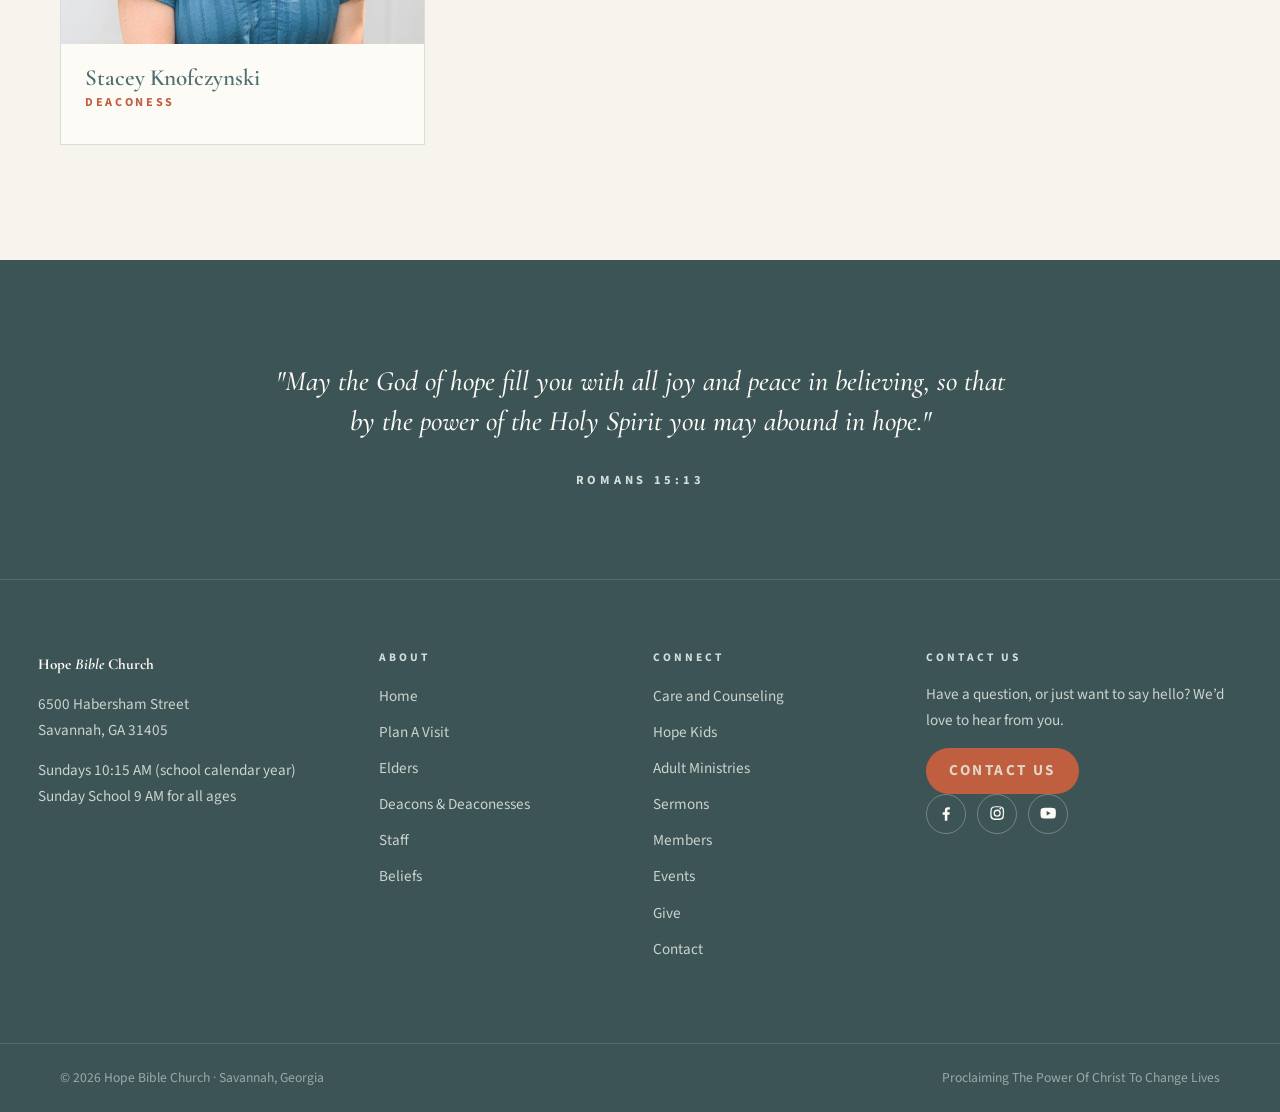
<file: deacons/index.html>
<!DOCTYPE html>
<html lang="en">
<head>
<meta charset="utf-8">
<meta name="viewport" content="width=device-width, initial-scale=1">
<title>Deacons &amp; Deaconesses | Hope Bible Church</title>
<meta name="description" content="Meet the deacons of Hope Bible Church in Savannah, GA.">
<link rel="canonical" href="https://hopesav.com/deacons/">
<link rel="icon" href="../assets/img/favicon.png">
<link rel="preconnect" href="https://fonts.googleapis.com">
<link rel="preconnect" href="https://fonts.gstatic.com" crossorigin>
<link href="https://fonts.googleapis.com/css2?family=Cormorant+Garamond:ital,wght@0,500;0,600;0,700;1,500;1,600&family=Source+Sans+3:ital,wght@0,400;0,600;0,700;1,400&display=swap" rel="stylesheet">
<link rel="stylesheet" href="../style.css">
</head>
<body>

<header class="site-header" id="siteHeader">
  <div class="header-inner">
    <a class="wordmark" href="../">Hope <em>Bible</em> Church</a>
    <button class="nav-toggle" id="navToggle" aria-expanded="false" aria-controls="mainNav" aria-label="Menu"><span></span><span></span><span></span></button>
    <nav class="main-nav" id="mainNav" aria-label="Primary">
      <ul class="nav-list">
        <li><a href="../">Home</a></li>
        <li class="has-dropdown">
          <button class="nav-drop-btn" type="button" aria-expanded="false">About</button>
          <ul class="dropdown">
            <li><a href="../plan-a-visit/">Plan A Visit</a></li>
            <li><a href="../elders/">Elders</a></li>
            <li><a href="../deacons/">Deacons &amp; Deaconesses</a></li>
            <li><a href="../staff/">Staff</a></li>
            <li><a href="../beliefs/">Beliefs</a></li>
          </ul>
        </li>
        <li class="has-dropdown">
          <button class="nav-drop-btn" type="button" aria-expanded="false">Ministries</button>
          <ul class="dropdown">
            <li><a href="https://www.hopediscipleship.org/" target="_blank" rel="noopener">Care and Counseling</a></li>
            <li><a href="../hope-kids/">Hope Kids</a></li>
            <li><a href="../adult-ministries/">Adult Ministries</a></li>
          </ul>
        </li>
        <li><a href="../sermons/">Sermons</a></li>
        <li><a href="https://hopesav.churchcenter.com/" target="_blank" rel="noopener">Members</a></li>
        <li><a href="../events/">Events</a></li>
        <li><a href="https://hopesav.churchcenter.com/giving" target="_blank" rel="noopener">Give</a></li>
        <li><a href="../contact/">Contact</a></li>
              </ul>
    </nav>
  </div>
</header>

<main>
  <section class="hero hero-page" aria-label="Page introduction">
    <div class="hero-media" data-parallax="0.14">
      <img src="../assets/img/greg-stacey-otto.jpg" alt="Greg and Stacey Knofczynski with their son Otto" style="object-position:50% 25%;">
    </div>
    <div class="hero-scrim"></div>
    <div class="hero-content container">
      <p class="eyebrow light hero-fade">About · Leadership</p>
      <h1 class="display"><span class="hero-line"><span>Deacons &amp; <span class="serif-italic">deaconesses</span></span></span></h1>
      <p class="hero-sub hero-fade">Servants of the church, caring for the practical needs of the body.</p>
    </div>
  </section>

  <section class="section" aria-label="Deacon profiles">
    <div class="container">
      <div class="card-grid grid-3">
        <div class="team-card reveal reveal-d1">
          <div class="team-photo"><img src="../assets/img/headshot-sean-mcgrath.jpg" alt="Sean McGrath"></div>
          <div class="team-info">
            <h3>Sean McGrath</h3>
            <p class="team-role">Deacon</p>
          </div>
        </div>
        <div class="team-card reveal reveal-d2">
          <div class="team-photo"><img src="../assets/img/headshot-sarah-mcgrath.jpg" alt="Sarah McGrath"></div>
          <div class="team-info">
            <h3>Sarah McGrath</h3>
            <p class="team-role">Deaconess</p>
          </div>
        </div>
        <div class="team-card reveal">
          <div class="team-photo"><img src="../assets/img/headshot-greg-knofczynski.jpg" alt="Greg Knofczynski"></div>
          <div class="team-info">
            <h3>Greg Knofczynski</h3>
            <p class="team-role">Deacon</p>
          </div>
        </div>
        <div class="team-card reveal reveal-d1">
          <div class="team-photo"><img src="../assets/img/headshot-stacey-knofczynski.jpg" alt="Stacey Knofczynski"></div>
          <div class="team-info">
            <h3>Stacey Knofczynski</h3>
            <p class="team-role">Deaconess</p>
          </div>
        </div>
      </div>
    </div>
  </section>
</main>

<footer class="site-footer">
  <div class="footer-verse">
    <div class="container">
      <blockquote class="scripture" data-quote-reveal>"May the God of hope fill you with all joy and peace in believing, so that by the power of the Holy Spirit you may abound in hope."</blockquote>
      <p class="scripture-ref">Romans 15:13</p>
    </div>
  </div>
  <div class="footer-main container-wide">
    <div class="footer-col">
      <p class="footer-wordmark">Hope <em>Bible</em> Church</p>
      <p>6500 Habersham Street<br>Savannah, GA 31405</p>
      <p>Sundays 10:15 AM (school calendar year)<br>Sunday School 9 AM for all ages</p>
    </div>
    <div class="footer-col">
      <h3>About</h3>
      <ul>
        <li><a href="../">Home</a></li>
        <li><a href="../plan-a-visit/">Plan A Visit</a></li>
        <li><a href="../elders/">Elders</a></li>
        <li><a href="../deacons/">Deacons &amp; Deaconesses</a></li>
        <li><a href="../staff/">Staff</a></li>
        <li><a href="../beliefs/">Beliefs</a></li>
      </ul>
    </div>
    <div class="footer-col">
      <h3>Connect</h3>
      <ul>
        <li><a href="https://www.hopediscipleship.org/" target="_blank" rel="noopener">Care and Counseling</a></li>
        <li><a href="../hope-kids/">Hope Kids</a></li>
            <li><a href="../adult-ministries/">Adult Ministries</a></li>
        <li><a href="../sermons/">Sermons</a></li>
        <li><a href="https://hopesav.churchcenter.com/" target="_blank" rel="noopener">Members</a></li>
        <li><a href="../events/">Events</a></li>
        <li><a href="https://hopesav.churchcenter.com/giving" target="_blank" rel="noopener">Give</a></li>
        <li><a href="../contact/">Contact</a></li>
      </ul>
    </div>
    <div class="footer-col">
      <h3>Contact Us</h3>
      <p>Have a question, or just want to say hello? We&rsquo;d love to hear from you.</p>
      <div class="btn-row"><a class="btn btn-terra btn-sm" href="../contact/">Contact Us</a></div>
      <ul class="social-row" aria-label="Social media">
        <li><a href="https://www.facebook.com/hopechurchsavannah/" target="_blank" rel="noopener" aria-label="Hope Bible Church on Facebook"><svg viewBox="0 0 24 24" aria-hidden="true"><path d="M13.5 22v-8h2.7l.4-3.2h-3.1V8.8c0-.9.3-1.6 1.6-1.6h1.7V4.4c-.3 0-1.3-.1-2.5-.1-2.5 0-4.1 1.5-4.1 4.2v2.3H7.4V14h2.8v8h3.3z"/></svg></a></li>
        <li><a href="https://www.instagram.com/hopechurchsavannah/" target="_blank" rel="noopener" aria-label="Hope Bible Church on Instagram"><svg viewBox="0 0 24 24" aria-hidden="true"><path d="M12 7.3a4.7 4.7 0 1 0 0 9.4 4.7 4.7 0 0 0 0-9.4zm0 7.7a3 3 0 1 1 0-6 3 3 0 0 1 0 6zm5-8.9a1.1 1.1 0 1 1-2.2 0 1.1 1.1 0 0 1 2.2 0zM21 12c0-1.2 0-2.5-.1-3.7-.1-1.4-.4-2.7-1.4-3.7s-2.3-1.3-3.7-1.4C14.5 3 13.2 3 12 3s-2.5 0-3.7.1c-1.4.1-2.7.4-3.7 1.4S3.3 6.9 3.2 8.3C3 9.5 3 10.8 3 12s0 2.5.1 3.7c.1 1.4.4 2.7 1.4 3.7s2.3 1.3 3.7 1.4c1.2.1 2.5.1 3.7.1s2.5 0 3.7-.1c1.4-.1 2.7-.4 3.7-1.4s1.3-2.3 1.4-3.7c.1-1.2.1-2.5.1-3.7zm-2.1 4.4c-.2.5-.5.9-.9 1.2-.4.4-.8.7-1.2.9-1.2.5-4 .4-4.8.4s-3.6.1-4.8-.4c-.5-.2-.9-.5-1.2-.9-.4-.4-.7-.8-.9-1.2-.5-1.2-.4-4-.4-4.8s-.1-3.6.4-4.8c.2-.5.5-.9.9-1.2.4-.4.8-.7 1.2-.9 1.2-.5 4-.4 4.8-.4s3.6-.1 4.8.4c.5.2.9.5 1.2.9.4.4.7.8.9 1.2.5 1.2.4 4 .4 4.8s.1 3.6-.4 4.8z"/></svg></a></li>
        <li><a href="https://www.youtube.com/@hopebiblechurchSAV" target="_blank" rel="noopener" aria-label="Hope Bible Church on YouTube"><svg viewBox="0 0 24 24" aria-hidden="true"><path d="M21.6 7.2c-.2-.9-.9-1.6-1.8-1.8C18.2 5 12 5 12 5s-6.2 0-7.8.4c-.9.2-1.6.9-1.8 1.8C2 8.8 2 12 2 12s0 3.2.4 4.8c.2.9.9 1.6 1.8 1.8 1.6.4 7.8.4 7.8.4s6.2 0 7.8-.4c.9-.2 1.6-.9 1.8-1.8.4-1.6.4-4.8.4-4.8s0-3.2-.4-4.8zM10 15V9l5.2 3L10 15z"/></svg></a></li>
      </ul>
    </div>
  </div>
  <div class="footer-bottom">
    <div class="container">
      <span>&copy; 2026 Hope Bible Church · Savannah, Georgia</span>
      <span>Proclaiming The Power Of Christ To Change Lives</span>
    </div>
  </div>
</footer>

<script src="../main.js"></script>
</body>
</html>
</file>
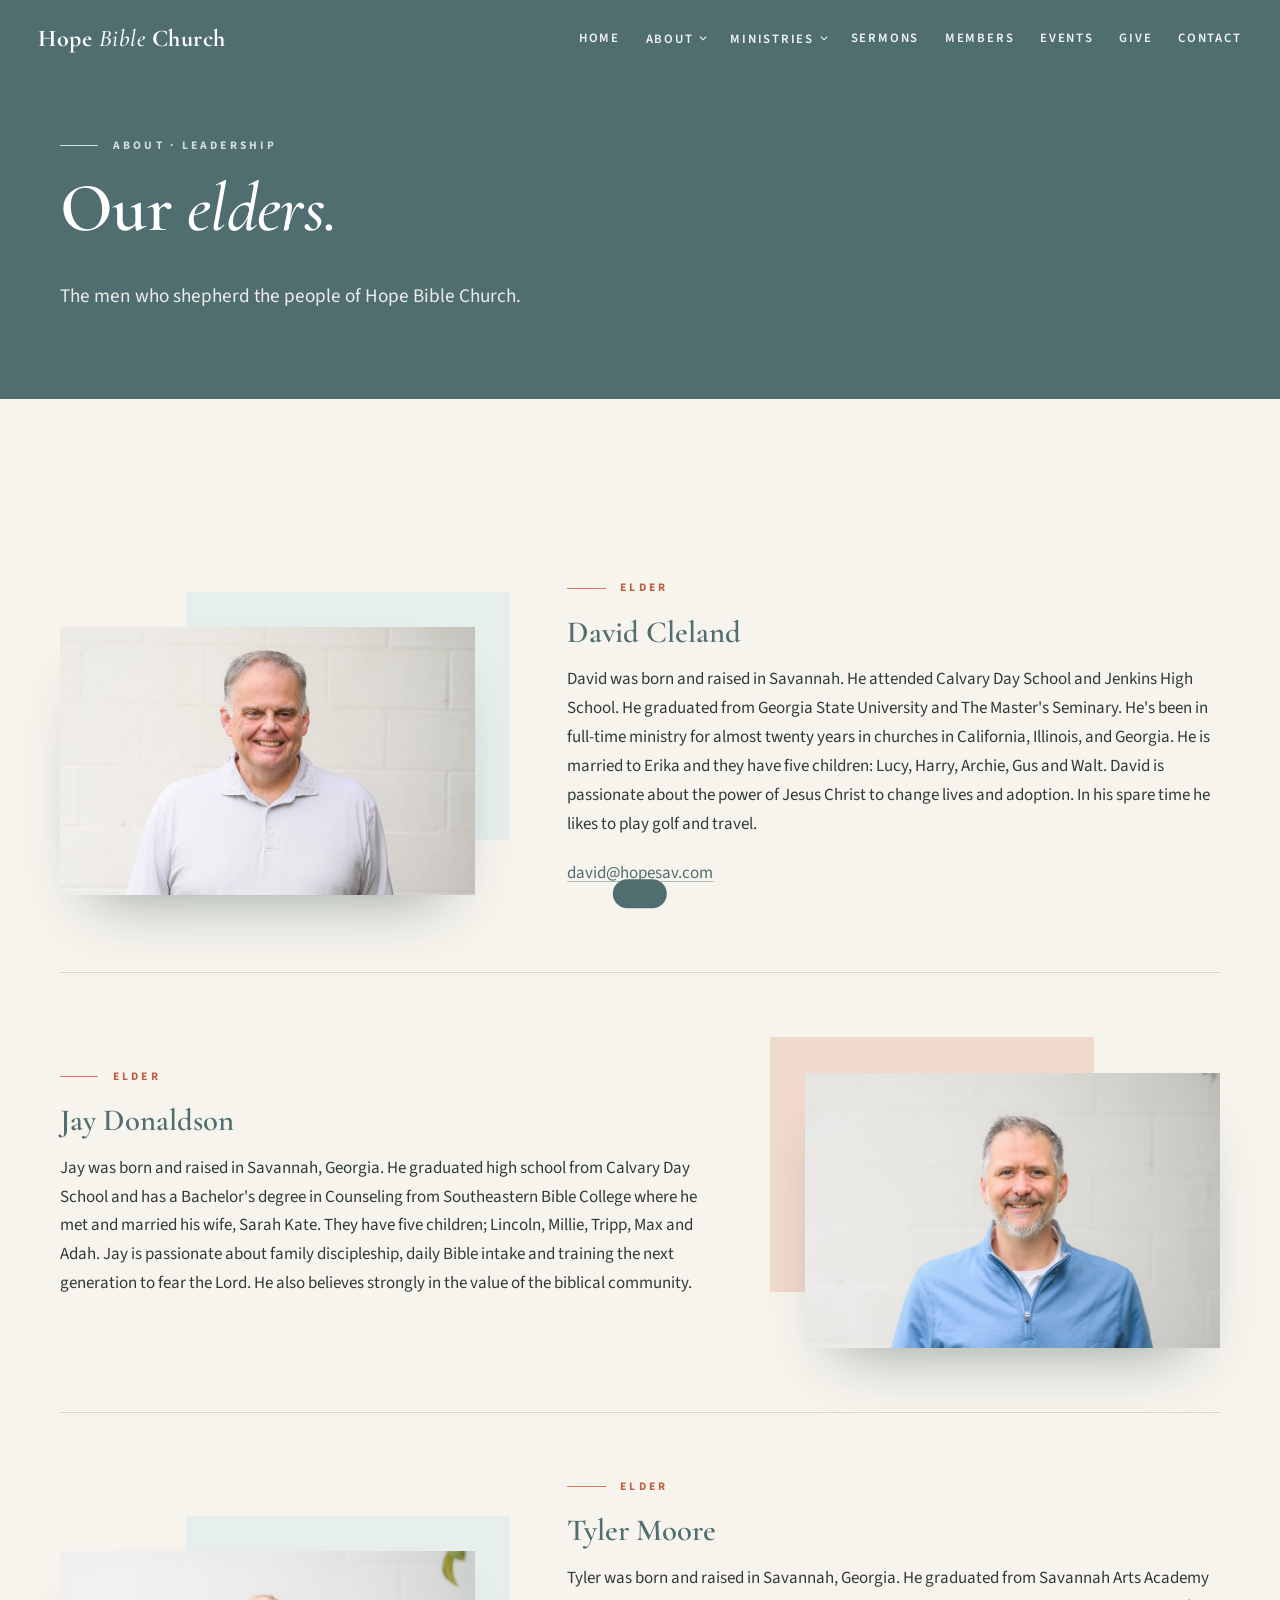
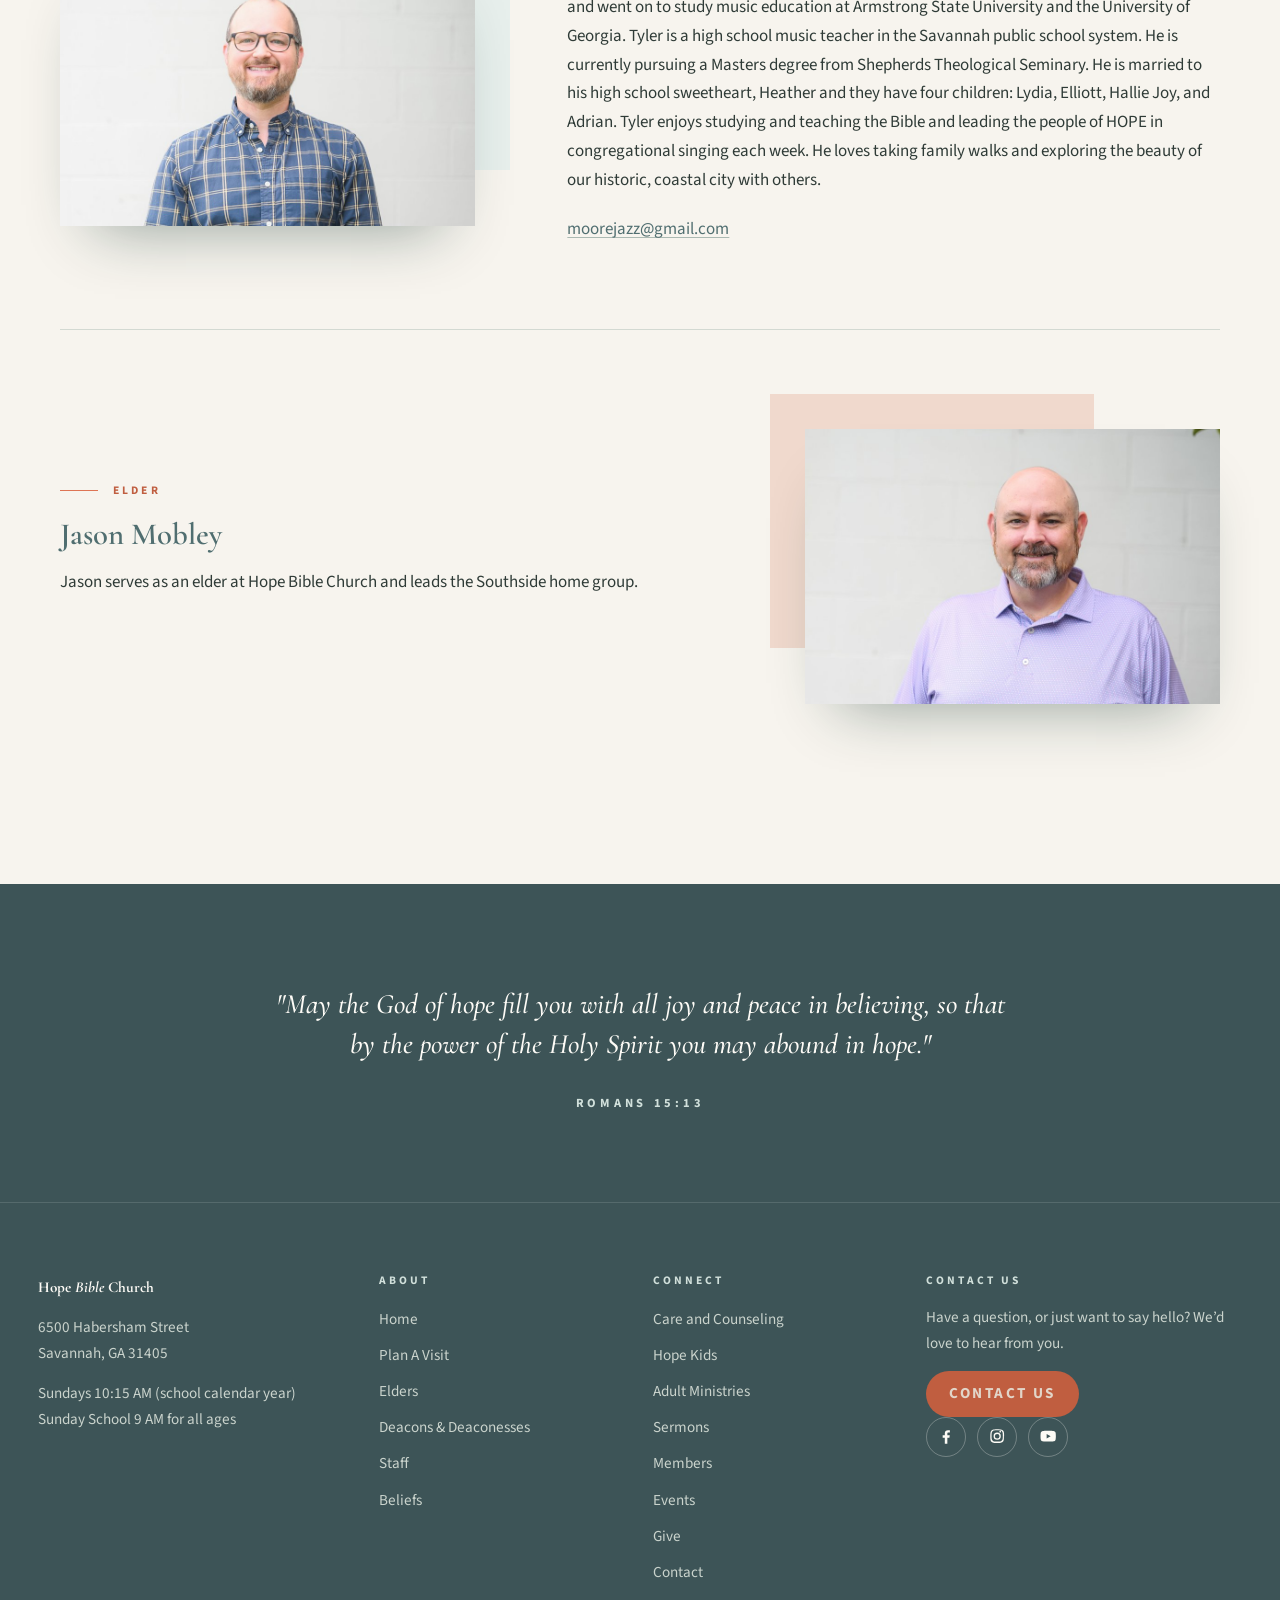
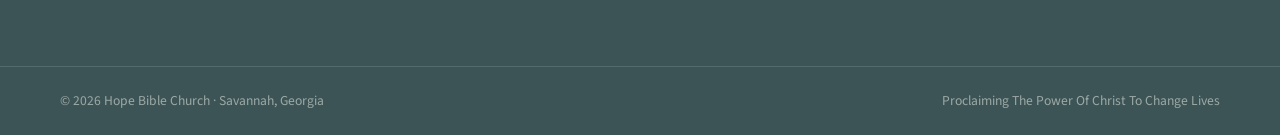
<file: elders/index.html>
<!DOCTYPE html>
<html lang="en">
<head>
<meta charset="utf-8">
<meta name="viewport" content="width=device-width, initial-scale=1">
<title>Elders | Hope Bible Church</title>
<meta name="description" content="Meet the elders of Hope Bible Church in Savannah, GA.">
<link rel="canonical" href="https://hopesav.com/elders/">
<link rel="icon" href="../assets/img/favicon.png">
<link rel="preconnect" href="https://fonts.googleapis.com">
<link rel="preconnect" href="https://fonts.gstatic.com" crossorigin>
<link href="https://fonts.googleapis.com/css2?family=Cormorant+Garamond:ital,wght@0,500;0,600;0,700;1,500;1,600&family=Source+Sans+3:ital,wght@0,400;0,600;0,700;1,400&display=swap" rel="stylesheet">
<link rel="stylesheet" href="../style.css">
</head>
<body>

<header class="site-header" id="siteHeader">
  <div class="header-inner">
    <a class="wordmark" href="../">Hope <em>Bible</em> Church</a>
    <button class="nav-toggle" id="navToggle" aria-expanded="false" aria-controls="mainNav" aria-label="Menu"><span></span><span></span><span></span></button>
    <nav class="main-nav" id="mainNav" aria-label="Primary">
      <ul class="nav-list">
        <li><a href="../">Home</a></li>
        <li class="has-dropdown">
          <button class="nav-drop-btn" type="button" aria-expanded="false">About</button>
          <ul class="dropdown">
            <li><a href="../plan-a-visit/">Plan A Visit</a></li>
            <li><a href="../elders/">Elders</a></li>
            <li><a href="../deacons/">Deacons &amp; Deaconesses</a></li>
            <li><a href="../staff/">Staff</a></li>
            <li><a href="../beliefs/">Beliefs</a></li>
          </ul>
        </li>
        <li class="has-dropdown">
          <button class="nav-drop-btn" type="button" aria-expanded="false">Ministries</button>
          <ul class="dropdown">
            <li><a href="https://www.hopediscipleship.org/" target="_blank" rel="noopener">Care and Counseling</a></li>
            <li><a href="../hope-kids/">Hope Kids</a></li>
            <li><a href="../adult-ministries/">Adult Ministries</a></li>
          </ul>
        </li>
        <li><a href="../sermons/">Sermons</a></li>
        <li><a href="https://hopesav.churchcenter.com/" target="_blank" rel="noopener">Members</a></li>
        <li><a href="../events/">Events</a></li>
        <li><a href="https://hopesav.churchcenter.com/giving" target="_blank" rel="noopener">Give</a></li>
        <li><a href="../contact/">Contact</a></li>
              </ul>
    </nav>
  </div>
</header>

<main>
  <section class="hero hero-page hero-plain" aria-label="Page introduction">
    <div class="hero-content container">
      <p class="eyebrow light hero-fade">About · Leadership</p>
      <h1 class="display"><span class="hero-line"><span>Our <span class="serif-italic">elders.</span></span></span></h1>
      <p class="hero-sub hero-fade">The men who shepherd the people of Hope Bible Church.</p>
    </div>
  </section>

  <section class="section" aria-label="Elder profiles">
    <div class="container">

      <article class="person-row" id="david-cleland">
        <figure class="person-fig overlap-fig reveal">
          <div class="fig-block"></div>
          <img src="../assets/img/headshot-david-cleland.jpg" alt="David Cleland">
        </figure>
        <div class="person-bio reveal reveal-d1">
          <p class="eyebrow">Elder</p>
          <h2 class="title-md">David Cleland</h2>
          <p>David was born and raised in Savannah. He attended Calvary Day School and Jenkins High School. He graduated from Georgia State University and The Master's Seminary. He's been in full-time ministry for almost twenty years in churches in California, Illinois, and Georgia. He is married to Erika and they have five children: Lucy, Harry, Archie, Gus and Walt. David is passionate about the power of Jesus Christ to change lives and adoption. In his spare time he likes to play golf and travel.</p>
          <p><a href="mailto:david@hopesav.com">david@hopesav.com</a></p>
        </div>
      </article>

      <article class="person-row flip">
        <figure class="person-fig overlap-fig left block-terra reveal">
          <div class="fig-block"></div>
          <img src="../assets/img/headshot-jay-donaldson.jpg" alt="Jay Donaldson">
        </figure>
        <div class="person-bio reveal reveal-d1">
          <p class="eyebrow">Elder</p>
          <h2 class="title-md">Jay Donaldson</h2>
          <p>Jay was born and raised in Savannah, Georgia. He graduated high school from Calvary Day School and has a Bachelor's degree in Counseling from Southeastern Bible College where he met and married his wife, Sarah Kate. They have five children; Lincoln, Millie, Tripp, Max and Adah. Jay is passionate about family discipleship, daily Bible intake and training the next generation to fear the Lord. He also believes strongly in the value of the biblical community.</p>
        </div>
      </article>

      <article class="person-row" id="tyler-moore">
        <figure class="person-fig overlap-fig reveal">
          <div class="fig-block"></div>
          <img src="../assets/img/headshot-tyler-moore.jpg" alt="Tyler Moore">
        </figure>
        <div class="person-bio reveal reveal-d1">
          <p class="eyebrow">Elder</p>
          <h2 class="title-md">Tyler Moore</h2>
          <p>Tyler was born and raised in Savannah, Georgia. He graduated from Savannah Arts Academy and went on to study music education at Armstrong State University and the University of Georgia. Tyler is a high school music teacher in the Savannah public school system. He is currently pursuing a Masters degree from Shepherds Theological Seminary. He is married to his high school sweetheart, Heather and they have four children: Lydia, Elliott, Hallie Joy, and Adrian. Tyler enjoys studying and teaching the Bible and leading the people of HOPE in congregational singing each week. He loves taking family walks and exploring the beauty of our historic, coastal city with others.</p>
          <p><a href="mailto:moorejazz@gmail.com">moorejazz@gmail.com</a></p>
        </div>
      </article>

      <article class="person-row flip">
        <figure class="person-fig overlap-fig left block-terra reveal">
          <div class="fig-block"></div>
          <img src="../assets/img/headshot-jason-mobley.jpg" alt="Jason Mobley">
        </figure>
        <div class="person-bio reveal reveal-d1">
          <p class="eyebrow">Elder</p>
          <h2 class="title-md">Jason Mobley</h2>
          <p>Jason serves as an elder at Hope Bible Church and leads the Southside home group.</p>
        </div>
      </article>

    </div>
  </section>
</main>

<footer class="site-footer">
  <div class="footer-verse">
    <div class="container">
      <blockquote class="scripture" data-quote-reveal>"May the God of hope fill you with all joy and peace in believing, so that by the power of the Holy Spirit you may abound in hope."</blockquote>
      <p class="scripture-ref">Romans 15:13</p>
    </div>
  </div>
  <div class="footer-main container-wide">
    <div class="footer-col">
      <p class="footer-wordmark">Hope <em>Bible</em> Church</p>
      <p>6500 Habersham Street<br>Savannah, GA 31405</p>
      <p>Sundays 10:15 AM (school calendar year)<br>Sunday School 9 AM for all ages</p>
    </div>
    <div class="footer-col">
      <h3>About</h3>
      <ul>
        <li><a href="../">Home</a></li>
        <li><a href="../plan-a-visit/">Plan A Visit</a></li>
        <li><a href="../elders/">Elders</a></li>
        <li><a href="../deacons/">Deacons &amp; Deaconesses</a></li>
        <li><a href="../staff/">Staff</a></li>
        <li><a href="../beliefs/">Beliefs</a></li>
      </ul>
    </div>
    <div class="footer-col">
      <h3>Connect</h3>
      <ul>
        <li><a href="https://www.hopediscipleship.org/" target="_blank" rel="noopener">Care and Counseling</a></li>
        <li><a href="../hope-kids/">Hope Kids</a></li>
            <li><a href="../adult-ministries/">Adult Ministries</a></li>
        <li><a href="../sermons/">Sermons</a></li>
        <li><a href="https://hopesav.churchcenter.com/" target="_blank" rel="noopener">Members</a></li>
        <li><a href="../events/">Events</a></li>
        <li><a href="https://hopesav.churchcenter.com/giving" target="_blank" rel="noopener">Give</a></li>
        <li><a href="../contact/">Contact</a></li>
      </ul>
    </div>
    <div class="footer-col">
      <h3>Contact Us</h3>
      <p>Have a question, or just want to say hello? We&rsquo;d love to hear from you.</p>
      <div class="btn-row"><a class="btn btn-terra btn-sm" href="../contact/">Contact Us</a></div>
      <ul class="social-row" aria-label="Social media">
        <li><a href="https://www.facebook.com/hopechurchsavannah/" target="_blank" rel="noopener" aria-label="Hope Bible Church on Facebook"><svg viewBox="0 0 24 24" aria-hidden="true"><path d="M13.5 22v-8h2.7l.4-3.2h-3.1V8.8c0-.9.3-1.6 1.6-1.6h1.7V4.4c-.3 0-1.3-.1-2.5-.1-2.5 0-4.1 1.5-4.1 4.2v2.3H7.4V14h2.8v8h3.3z"/></svg></a></li>
        <li><a href="https://www.instagram.com/hopechurchsavannah/" target="_blank" rel="noopener" aria-label="Hope Bible Church on Instagram"><svg viewBox="0 0 24 24" aria-hidden="true"><path d="M12 7.3a4.7 4.7 0 1 0 0 9.4 4.7 4.7 0 0 0 0-9.4zm0 7.7a3 3 0 1 1 0-6 3 3 0 0 1 0 6zm5-8.9a1.1 1.1 0 1 1-2.2 0 1.1 1.1 0 0 1 2.2 0zM21 12c0-1.2 0-2.5-.1-3.7-.1-1.4-.4-2.7-1.4-3.7s-2.3-1.3-3.7-1.4C14.5 3 13.2 3 12 3s-2.5 0-3.7.1c-1.4.1-2.7.4-3.7 1.4S3.3 6.9 3.2 8.3C3 9.5 3 10.8 3 12s0 2.5.1 3.7c.1 1.4.4 2.7 1.4 3.7s2.3 1.3 3.7 1.4c1.2.1 2.5.1 3.7.1s2.5 0 3.7-.1c1.4-.1 2.7-.4 3.7-1.4s1.3-2.3 1.4-3.7c.1-1.2.1-2.5.1-3.7zm-2.1 4.4c-.2.5-.5.9-.9 1.2-.4.4-.8.7-1.2.9-1.2.5-4 .4-4.8.4s-3.6.1-4.8-.4c-.5-.2-.9-.5-1.2-.9-.4-.4-.7-.8-.9-1.2-.5-1.2-.4-4-.4-4.8s-.1-3.6.4-4.8c.2-.5.5-.9.9-1.2.4-.4.8-.7 1.2-.9 1.2-.5 4-.4 4.8-.4s3.6-.1 4.8.4c.5.2.9.5 1.2.9.4.4.7.8.9 1.2.5 1.2.4 4 .4 4.8s.1 3.6-.4 4.8z"/></svg></a></li>
        <li><a href="https://www.youtube.com/@hopebiblechurchSAV" target="_blank" rel="noopener" aria-label="Hope Bible Church on YouTube"><svg viewBox="0 0 24 24" aria-hidden="true"><path d="M21.6 7.2c-.2-.9-.9-1.6-1.8-1.8C18.2 5 12 5 12 5s-6.2 0-7.8.4c-.9.2-1.6.9-1.8 1.8C2 8.8 2 12 2 12s0 3.2.4 4.8c.2.9.9 1.6 1.8 1.8 1.6.4 7.8.4 7.8.4s6.2 0 7.8-.4c.9-.2 1.6-.9 1.8-1.8.4-1.6.4-4.8.4-4.8s0-3.2-.4-4.8zM10 15V9l5.2 3L10 15z"/></svg></a></li>
      </ul>
    </div>
  </div>
  <div class="footer-bottom">
    <div class="container">
      <span>&copy; 2026 Hope Bible Church · Savannah, Georgia</span>
      <span>Proclaiming The Power Of Christ To Change Lives</span>
    </div>
  </div>
</footer>

<script src="../main.js"></script>
</body>
</html>
</file>
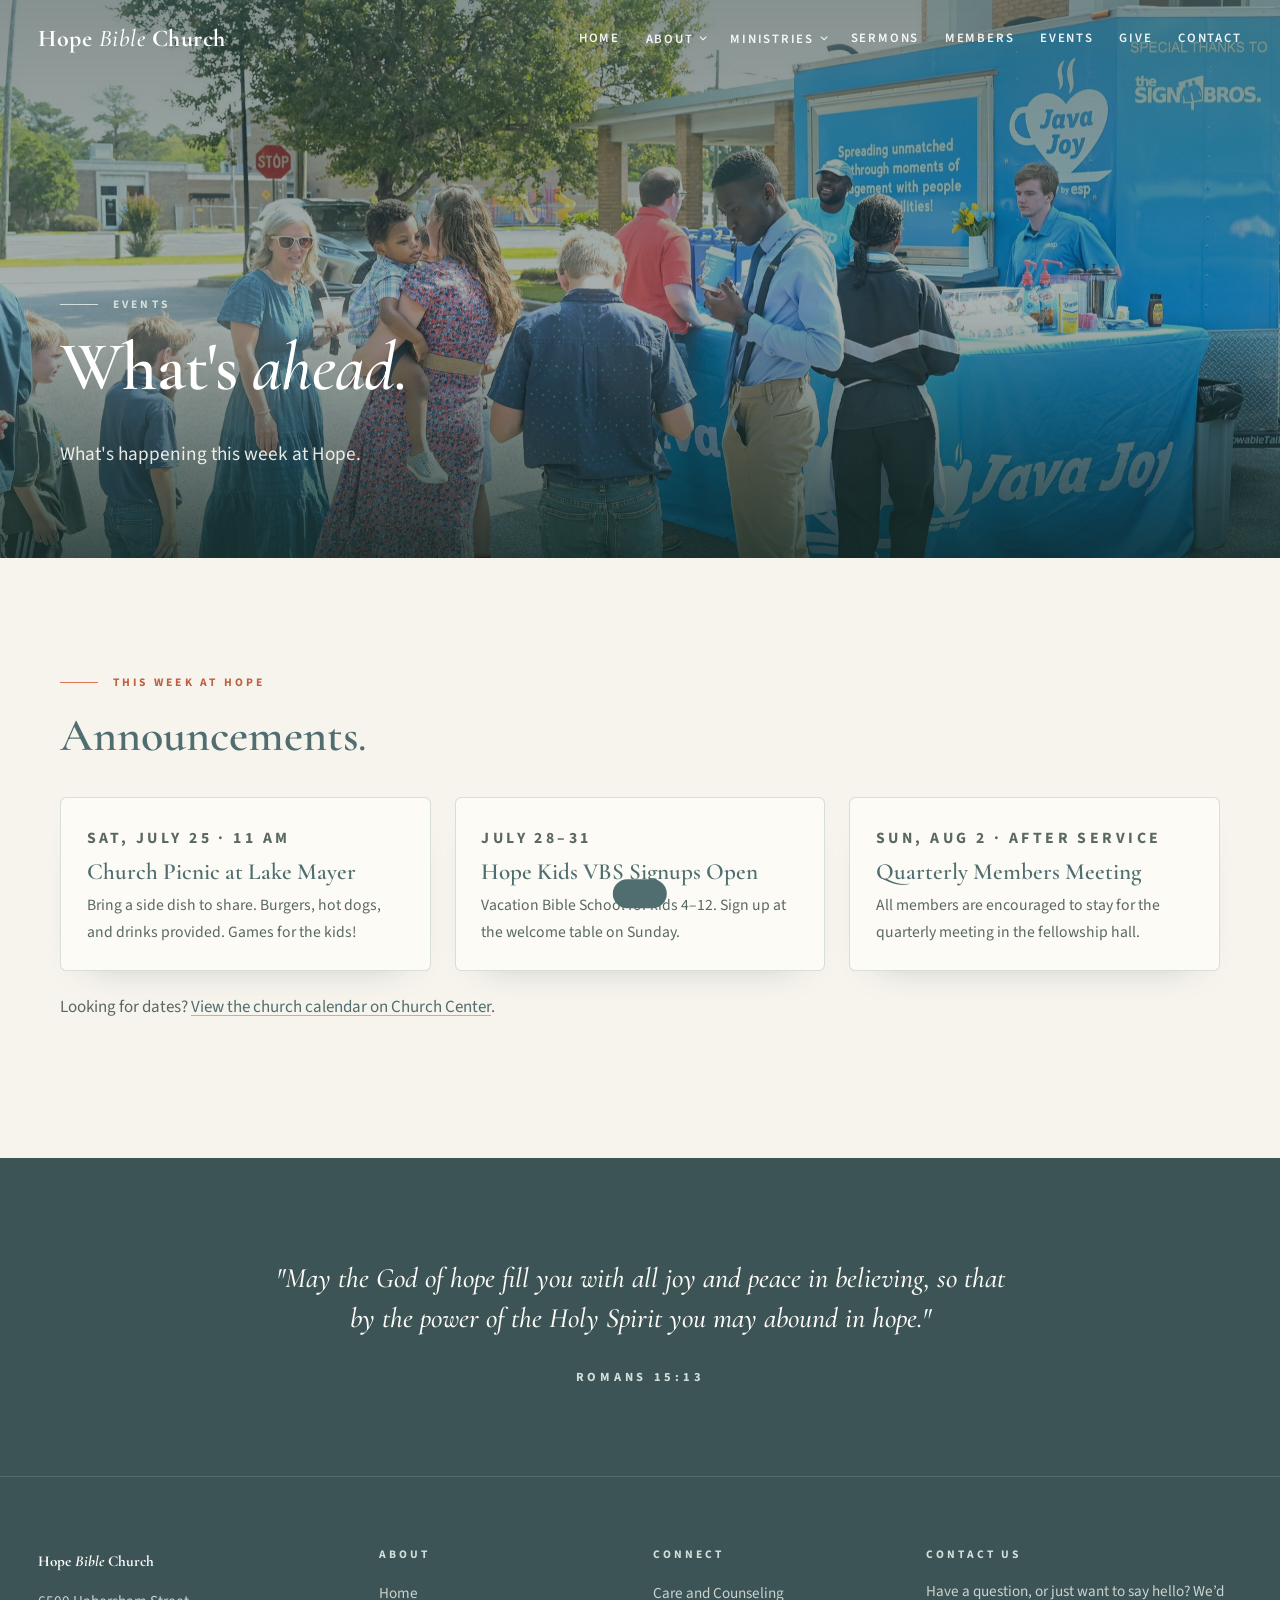
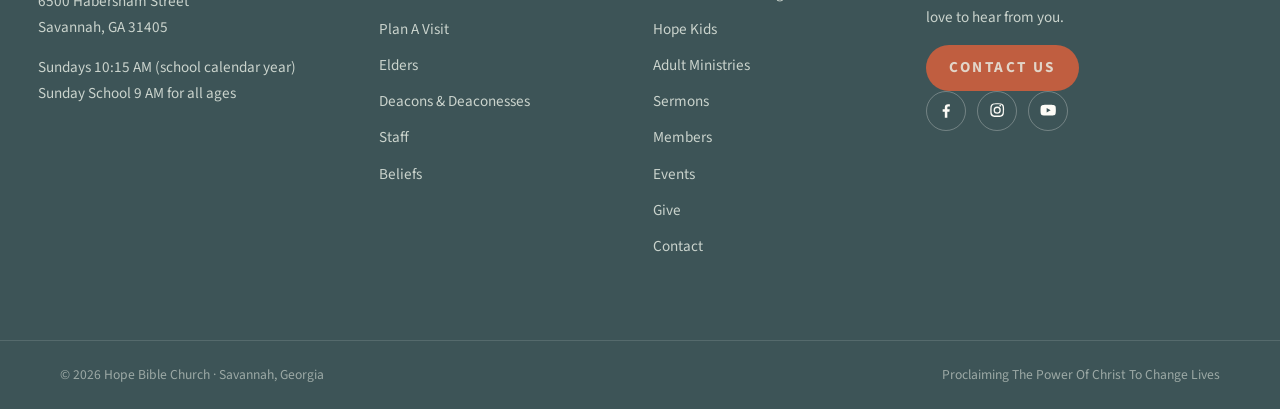
<file: events/index.html>
<!DOCTYPE html>
<html lang="en">
<head>
<meta charset="utf-8">
<meta name="viewport" content="width=device-width, initial-scale=1">
<title>Events | Hope Bible Church</title>
<meta name="description" content="Upcoming events at Hope Bible Church in Savannah, GA.">
<link rel="canonical" href="https://hopesav.com/events/">
<link rel="icon" href="../assets/img/favicon.png">
<link rel="preconnect" href="https://fonts.googleapis.com">
<link rel="preconnect" href="https://fonts.gstatic.com" crossorigin>
<link href="https://fonts.googleapis.com/css2?family=Cormorant+Garamond:ital,wght@0,500;0,600;0,700;1,500;1,600&family=Source+Sans+3:ital,wght@0,400;0,600;0,700;1,400&display=swap" rel="stylesheet">
<link rel="stylesheet" href="../style.css">
</head>
<body>

<header class="site-header" id="siteHeader">
  <div class="header-inner">
    <a class="wordmark" href="../">Hope <em>Bible</em> Church</a>
    <button class="nav-toggle" id="navToggle" aria-expanded="false" aria-controls="mainNav" aria-label="Menu"><span></span><span></span><span></span></button>
    <nav class="main-nav" id="mainNav" aria-label="Primary">
      <ul class="nav-list">
        <li><a href="../">Home</a></li>
        <li class="has-dropdown">
          <button class="nav-drop-btn" type="button" aria-expanded="false">About</button>
          <ul class="dropdown">
            <li><a href="../plan-a-visit/">Plan A Visit</a></li>
            <li><a href="../elders/">Elders</a></li>
            <li><a href="../deacons/">Deacons &amp; Deaconesses</a></li>
            <li><a href="../staff/">Staff</a></li>
            <li><a href="../beliefs/">Beliefs</a></li>
          </ul>
        </li>
        <li class="has-dropdown">
          <button class="nav-drop-btn" type="button" aria-expanded="false">Ministries</button>
          <ul class="dropdown">
            <li><a href="https://www.hopediscipleship.org/" target="_blank" rel="noopener">Care and Counseling</a></li>
            <li><a href="../hope-kids/">Hope Kids</a></li>
            <li><a href="../adult-ministries/">Adult Ministries</a></li>
          </ul>
        </li>
        <li><a href="../sermons/">Sermons</a></li>
        <li><a href="https://hopesav.churchcenter.com/" target="_blank" rel="noopener">Members</a></li>
        <li><a href="../events/">Events</a></li>
        <li><a href="https://hopesav.churchcenter.com/giving" target="_blank" rel="noopener">Give</a></li>
        <li><a href="../contact/">Contact</a></li>
              </ul>
    </nav>
  </div>
</header>

<main>
  <section class="hero hero-page" aria-label="Page introduction">
    <div class="hero-media" data-parallax="0.14">
      <img src="../assets/img/new-event-coffee-truck.jpg" alt="People gathered at a Hope Bible Church event">
    </div>
    <div class="hero-scrim"></div>
    <div class="hero-content container">
      <p class="eyebrow light hero-fade">Events</p>
      <h1 class="display"><span class="hero-line"><span>What's <span class="serif-italic">ahead.</span></span></span></h1>
      <p class="hero-sub hero-fade">What's happening this week at Hope.</p>
    </div>
  </section>

  <section class="section" aria-labelledby="annc-heading">
    <div class="container">
      <p class="eyebrow reveal">This Week at Hope</p>
      <h2 id="annc-heading" class="title-lg reveal">Announcements<span class="serif-italic">.</span></h2>
      <div class="annc-grid" id="anncGrid" aria-live="polite">
        <p class="annc-fallback">Announcements are updating, check back soon.</p>
      </div>
      <p class="reveal" style="margin-top:1.4rem;color:var(--muted);">Looking for dates? <a href="https://hopesav.churchcenter.com/calendar" target="_blank" rel="noopener">View the church calendar on Church Center</a>.</p>
    </div>
  </section>

</main>

<footer class="site-footer">
  <div class="footer-verse">
    <div class="container">
      <blockquote class="scripture" data-quote-reveal>"May the God of hope fill you with all joy and peace in believing, so that by the power of the Holy Spirit you may abound in hope."</blockquote>
      <p class="scripture-ref">Romans 15:13</p>
    </div>
  </div>
  <div class="footer-main container-wide">
    <div class="footer-col">
      <p class="footer-wordmark">Hope <em>Bible</em> Church</p>
      <p>6500 Habersham Street<br>Savannah, GA 31405</p>
      <p>Sundays 10:15 AM (school calendar year)<br>Sunday School 9 AM for all ages</p>
    </div>
    <div class="footer-col">
      <h3>About</h3>
      <ul>
        <li><a href="../">Home</a></li>
        <li><a href="../plan-a-visit/">Plan A Visit</a></li>
        <li><a href="../elders/">Elders</a></li>
        <li><a href="../deacons/">Deacons &amp; Deaconesses</a></li>
        <li><a href="../staff/">Staff</a></li>
        <li><a href="../beliefs/">Beliefs</a></li>
      </ul>
    </div>
    <div class="footer-col">
      <h3>Connect</h3>
      <ul>
        <li><a href="https://www.hopediscipleship.org/" target="_blank" rel="noopener">Care and Counseling</a></li>
        <li><a href="../hope-kids/">Hope Kids</a></li>
            <li><a href="../adult-ministries/">Adult Ministries</a></li>
        <li><a href="../sermons/">Sermons</a></li>
        <li><a href="https://hopesav.churchcenter.com/" target="_blank" rel="noopener">Members</a></li>
        <li><a href="../events/">Events</a></li>
        <li><a href="https://hopesav.churchcenter.com/giving" target="_blank" rel="noopener">Give</a></li>
        <li><a href="../contact/">Contact</a></li>
      </ul>
    </div>
    <div class="footer-col">
      <h3>Contact Us</h3>
      <p>Have a question, or just want to say hello? We&rsquo;d love to hear from you.</p>
      <div class="btn-row"><a class="btn btn-terra btn-sm" href="../contact/">Contact Us</a></div>
      <ul class="social-row" aria-label="Social media">
        <li><a href="https://www.facebook.com/hopechurchsavannah/" target="_blank" rel="noopener" aria-label="Hope Bible Church on Facebook"><svg viewBox="0 0 24 24" aria-hidden="true"><path d="M13.5 22v-8h2.7l.4-3.2h-3.1V8.8c0-.9.3-1.6 1.6-1.6h1.7V4.4c-.3 0-1.3-.1-2.5-.1-2.5 0-4.1 1.5-4.1 4.2v2.3H7.4V14h2.8v8h3.3z"/></svg></a></li>
        <li><a href="https://www.instagram.com/hopechurchsavannah/" target="_blank" rel="noopener" aria-label="Hope Bible Church on Instagram"><svg viewBox="0 0 24 24" aria-hidden="true"><path d="M12 7.3a4.7 4.7 0 1 0 0 9.4 4.7 4.7 0 0 0 0-9.4zm0 7.7a3 3 0 1 1 0-6 3 3 0 0 1 0 6zm5-8.9a1.1 1.1 0 1 1-2.2 0 1.1 1.1 0 0 1 2.2 0zM21 12c0-1.2 0-2.5-.1-3.7-.1-1.4-.4-2.7-1.4-3.7s-2.3-1.3-3.7-1.4C14.5 3 13.2 3 12 3s-2.5 0-3.7.1c-1.4.1-2.7.4-3.7 1.4S3.3 6.9 3.2 8.3C3 9.5 3 10.8 3 12s0 2.5.1 3.7c.1 1.4.4 2.7 1.4 3.7s2.3 1.3 3.7 1.4c1.2.1 2.5.1 3.7.1s2.5 0 3.7-.1c1.4-.1 2.7-.4 3.7-1.4s1.3-2.3 1.4-3.7c.1-1.2.1-2.5.1-3.7zm-2.1 4.4c-.2.5-.5.9-.9 1.2-.4.4-.8.7-1.2.9-1.2.5-4 .4-4.8.4s-3.6.1-4.8-.4c-.5-.2-.9-.5-1.2-.9-.4-.4-.7-.8-.9-1.2-.5-1.2-.4-4-.4-4.8s-.1-3.6.4-4.8c.2-.5.5-.9.9-1.2.4-.4.8-.7 1.2-.9 1.2-.5 4-.4 4.8-.4s3.6-.1 4.8.4c.5.2.9.5 1.2.9.4.4.7.8.9 1.2.5 1.2.4 4 .4 4.8s.1 3.6-.4 4.8z"/></svg></a></li>
        <li><a href="https://www.youtube.com/@hopebiblechurchSAV" target="_blank" rel="noopener" aria-label="Hope Bible Church on YouTube"><svg viewBox="0 0 24 24" aria-hidden="true"><path d="M21.6 7.2c-.2-.9-.9-1.6-1.8-1.8C18.2 5 12 5 12 5s-6.2 0-7.8.4c-.9.2-1.6.9-1.8 1.8C2 8.8 2 12 2 12s0 3.2.4 4.8c.2.9.9 1.6 1.8 1.8 1.6.4 7.8.4 7.8.4s6.2 0 7.8-.4c.9-.2 1.6-.9 1.8-1.8.4-1.6.4-4.8.4-4.8s0-3.2-.4-4.8zM10 15V9l5.2 3L10 15z"/></svg></a></li>
      </ul>
    </div>
  </div>
  <div class="footer-bottom">
    <div class="container">
      <span>&copy; 2026 Hope Bible Church · Savannah, Georgia</span>
      <span>Proclaiming The Power Of Christ To Change Lives</span>
    </div>
  </div>
</footer>

<script src="../main.js"></script>
</body>
</html>
</file>
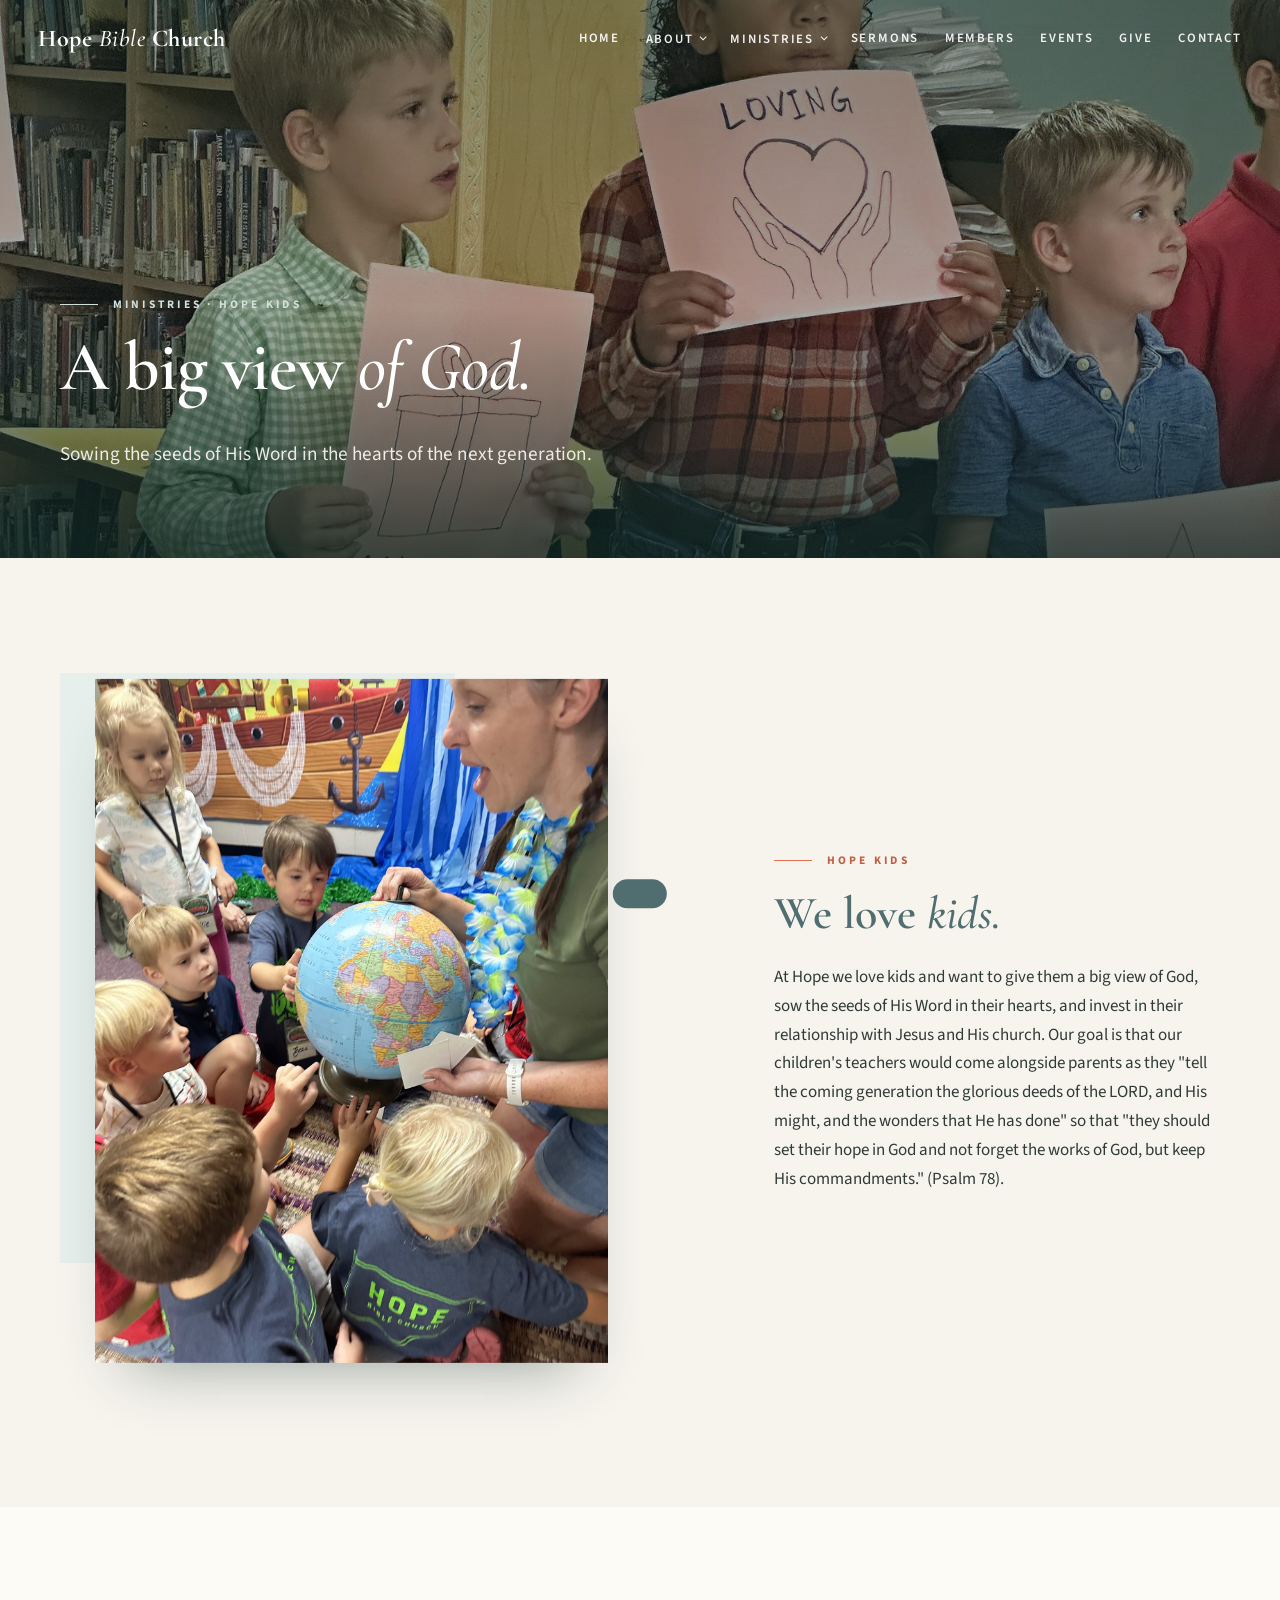
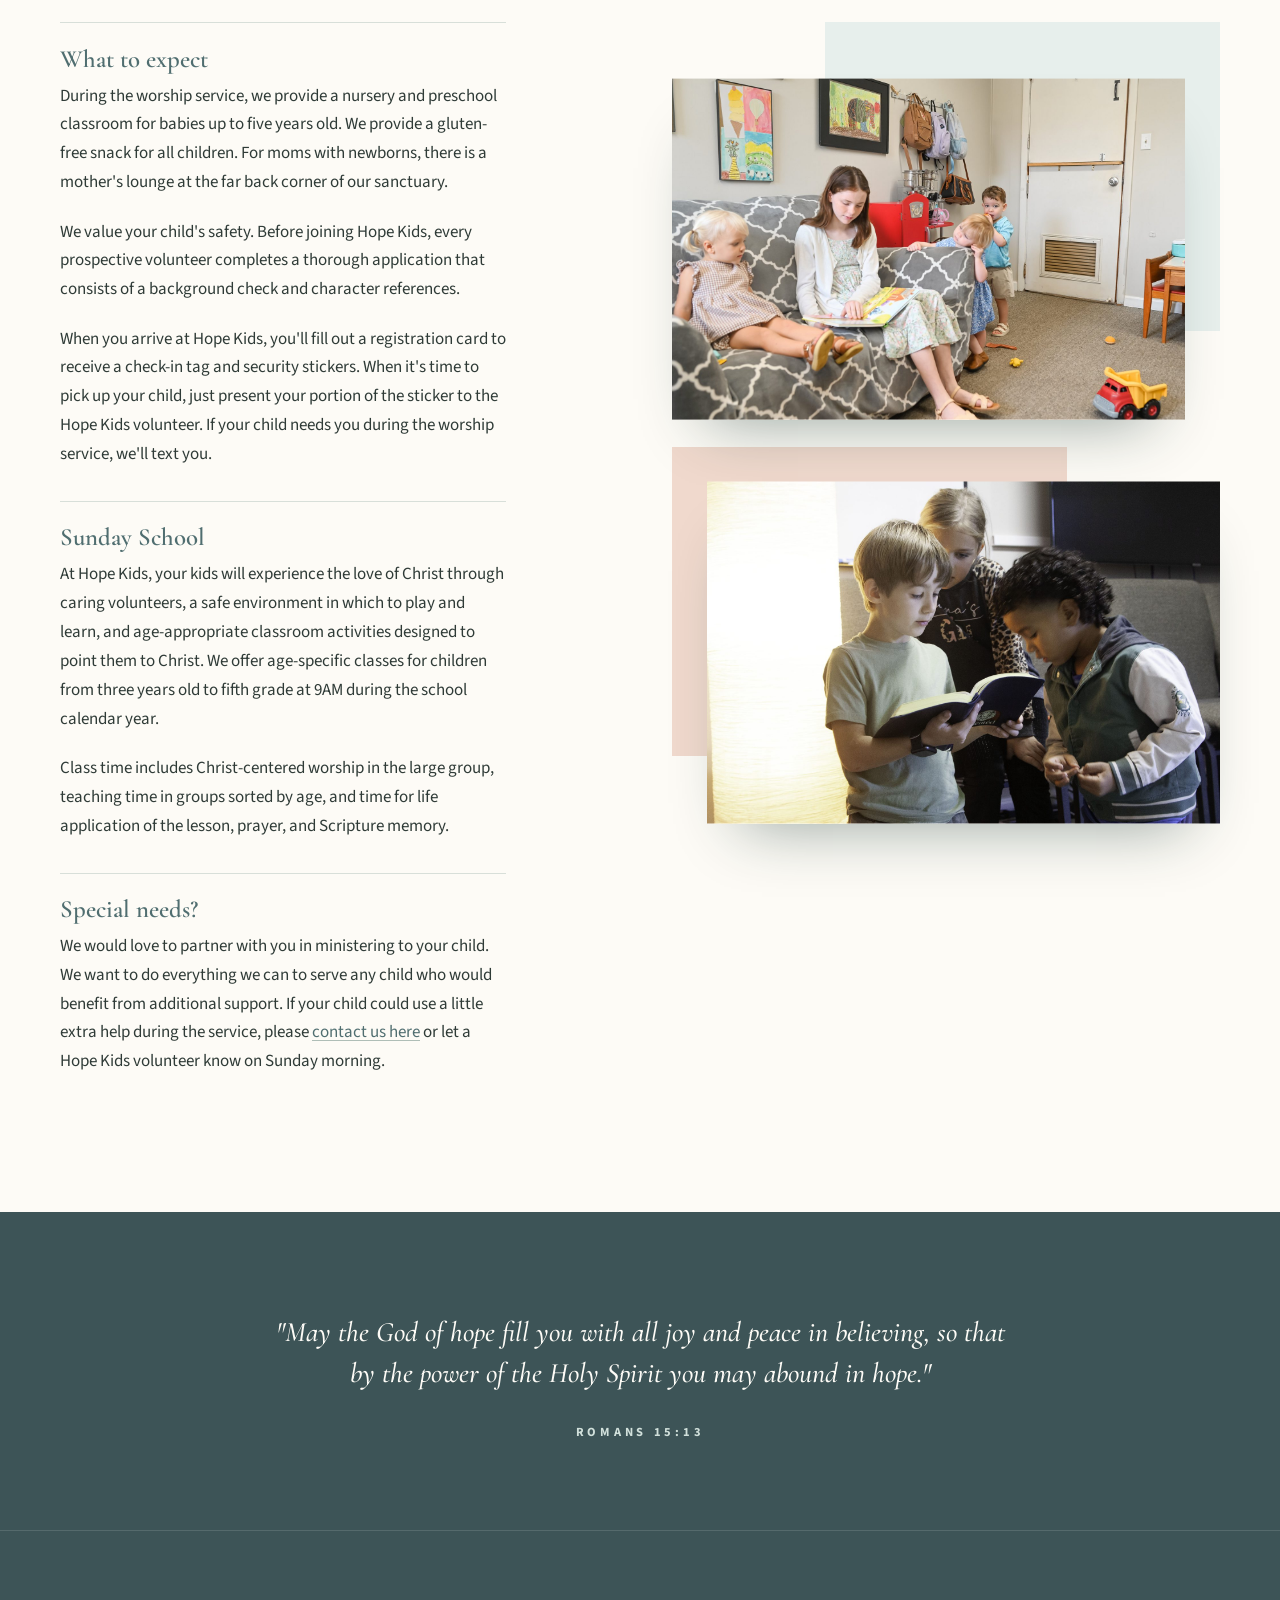
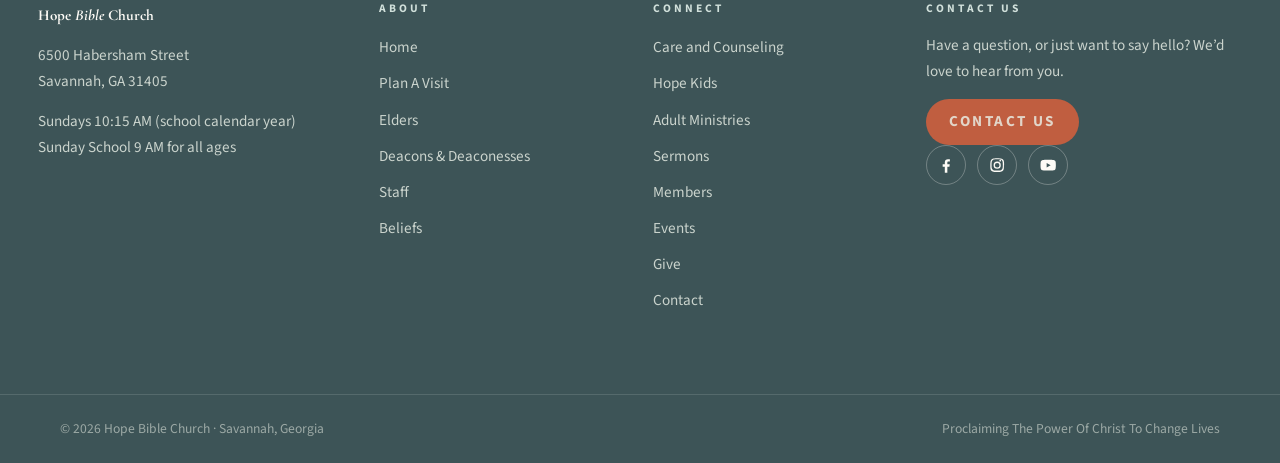
<file: hope-kids/index.html>
<!DOCTYPE html>
<html lang="en">
<head>
<meta charset="utf-8">
<meta name="viewport" content="width=device-width, initial-scale=1">
<title>Hope Kids | Hope Bible Church</title>
<meta name="description" content="Hope Kids gives children a big view of God at Hope Bible Church in Savannah, GA.">
<link rel="canonical" href="https://hopesav.com/hope-kids/">
<link rel="icon" href="../assets/img/favicon.png">
<link rel="preconnect" href="https://fonts.googleapis.com">
<link rel="preconnect" href="https://fonts.gstatic.com" crossorigin>
<link href="https://fonts.googleapis.com/css2?family=Cormorant+Garamond:ital,wght@0,500;0,600;0,700;1,500;1,600&family=Source+Sans+3:ital,wght@0,400;0,600;0,700;1,400&display=swap" rel="stylesheet">
<link rel="stylesheet" href="../style.css">
</head>
<body>

<header class="site-header" id="siteHeader">
  <div class="header-inner">
    <a class="wordmark" href="../">Hope <em>Bible</em> Church</a>
    <button class="nav-toggle" id="navToggle" aria-expanded="false" aria-controls="mainNav" aria-label="Menu"><span></span><span></span><span></span></button>
    <nav class="main-nav" id="mainNav" aria-label="Primary">
      <ul class="nav-list">
        <li><a href="../">Home</a></li>
        <li class="has-dropdown">
          <button class="nav-drop-btn" type="button" aria-expanded="false">About</button>
          <ul class="dropdown">
            <li><a href="../plan-a-visit/">Plan A Visit</a></li>
            <li><a href="../elders/">Elders</a></li>
            <li><a href="../deacons/">Deacons &amp; Deaconesses</a></li>
            <li><a href="../staff/">Staff</a></li>
            <li><a href="../beliefs/">Beliefs</a></li>
          </ul>
        </li>
        <li class="has-dropdown">
          <button class="nav-drop-btn" type="button" aria-expanded="false">Ministries</button>
          <ul class="dropdown">
            <li><a href="https://www.hopediscipleship.org/" target="_blank" rel="noopener">Care and Counseling</a></li>
            <li><a href="../hope-kids/">Hope Kids</a></li>
            <li><a href="../adult-ministries/">Adult Ministries</a></li>
          </ul>
        </li>
        <li><a href="../sermons/">Sermons</a></li>
        <li><a href="https://hopesav.churchcenter.com/" target="_blank" rel="noopener">Members</a></li>
        <li><a href="../events/">Events</a></li>
        <li><a href="https://hopesav.churchcenter.com/giving" target="_blank" rel="noopener">Give</a></li>
        <li><a href="../contact/">Contact</a></li>
              </ul>
    </nav>
  </div>
</header>

<main>
  <section class="hero hero-page" aria-label="Page introduction">
    <div class="hero-media" data-parallax="0.14">
      <img src="../assets/img/new-kids-drawings.jpg" alt="Children learning at Hope Kids">
    </div>
    <div class="hero-scrim"></div>
    <div class="hero-content container">
      <p class="eyebrow light hero-fade">Ministries · Hope Kids</p>
      <h1 class="display"><span class="hero-line"><span>A big view <span class="serif-italic">of God.</span></span></span></h1>
      <p class="hero-sub hero-fade">Sowing the seeds of His Word in the hearts of the next generation.</p>
    </div>
  </section>

  <section class="section" aria-labelledby="kids-intro">
    <div class="container">
      <div class="split flip">
        <div class="split-text reveal">
          <p class="eyebrow">Hope Kids</p>
          <h2 id="kids-intro" class="title-lg">We love <span class="serif-italic">kids.</span></h2>
          <p>At Hope we love kids and want to give them a big view of God, sow the seeds of His Word in their hearts, and invest in their relationship with Jesus and His church. Our goal is that our children's teachers would come alongside parents as they "tell the coming generation the glorious deeds of the LORD, and His might, and the wonders that He has done" so that "they should set their hope in God and not forget the works of God, but keep His commandments." (Psalm 78).</p>
        </div>
        <figure class="overlap-fig left reveal reveal-d1">
          <div class="fig-block"></div>
          <img data-parallax="0.05" src="../assets/img/new-kids-globe.jpg" alt="A Hope Kids classroom">
        </figure>
      </div>
    </div>
  </section>

  <section class="section section-cream" aria-labelledby="kids-expect">
    <div class="container">
      <div class="split" style="align-items:start;">
        <div class="split-text">
          <div class="qa-item reveal">
            <h3 id="kids-expect">What to expect</h3>
            <p>During the worship service, we provide a nursery and preschool classroom for babies up to five years old. We provide a gluten-free snack for all children. For moms with newborns, there is a mother's lounge at the far back corner of our sanctuary.</p>
            <p>We value your child's safety. Before joining Hope Kids, every prospective volunteer completes a thorough application that consists of a background check and character references.</p>
            <p>When you arrive at Hope Kids, you'll fill out a registration card to receive a check-in tag and security stickers. When it's time to pick up your child, just present your portion of the sticker to the Hope Kids volunteer. If your child needs you during the worship service, we'll text you.</p>
          </div>
          <div class="qa-item reveal" style="margin-top:2rem;">
            <h3>Sunday School</h3>
            <p>At Hope Kids, your kids will experience the love of Christ through caring volunteers, a safe environment in which to play and learn, and age-appropriate classroom activities designed to point them to Christ. We offer age-specific classes for children from three years old to fifth grade at 9AM during the school calendar year.</p>
            <p>Class time includes Christ-centered worship in the large group, teaching time in groups sorted by age, and time for life application of the lesson, prayer, and Scripture memory.</p>
          </div>
          <div class="qa-item reveal" style="margin-top:2rem;">
            <h3>Special needs?</h3>
            <p>We would love to partner with you in ministering to your child. We want to do everything we can to serve any child who would benefit from additional support. If your child could use a little extra help during the service, please <a href="../contact/">contact us here</a> or let a Hope Kids volunteer know on Sunday morning.</p>
          </div>
        </div>
        <div class="split-fig">
          <figure class="overlap-fig reveal reveal-d1">
            <div class="fig-block"></div>
            <img data-parallax="0.05" src="../assets/img/new-nursery-reading.jpg" alt="Children at check-in for Hope Kids">
          </figure>
          <figure class="overlap-fig left block-terra reveal reveal-d2" style="margin-top:3rem;">
            <div class="fig-block"></div>
            <img data-parallax="0.04" src="../assets/img/kids-sunday-school-bible.jpg" alt="Children reading the Bible together in Sunday School">
          </figure>
        </div>
      </div>
    </div>
  </section>

</main>

<footer class="site-footer">
  <div class="footer-verse">
    <div class="container">
      <blockquote class="scripture" data-quote-reveal>"May the God of hope fill you with all joy and peace in believing, so that by the power of the Holy Spirit you may abound in hope."</blockquote>
      <p class="scripture-ref">Romans 15:13</p>
    </div>
  </div>
  <div class="footer-main container-wide">
    <div class="footer-col">
      <p class="footer-wordmark">Hope <em>Bible</em> Church</p>
      <p>6500 Habersham Street<br>Savannah, GA 31405</p>
      <p>Sundays 10:15 AM (school calendar year)<br>Sunday School 9 AM for all ages</p>
    </div>
    <div class="footer-col">
      <h3>About</h3>
      <ul>
        <li><a href="../">Home</a></li>
        <li><a href="../plan-a-visit/">Plan A Visit</a></li>
        <li><a href="../elders/">Elders</a></li>
        <li><a href="../deacons/">Deacons &amp; Deaconesses</a></li>
        <li><a href="../staff/">Staff</a></li>
        <li><a href="../beliefs/">Beliefs</a></li>
      </ul>
    </div>
    <div class="footer-col">
      <h3>Connect</h3>
      <ul>
        <li><a href="https://www.hopediscipleship.org/" target="_blank" rel="noopener">Care and Counseling</a></li>
        <li><a href="../hope-kids/">Hope Kids</a></li>
            <li><a href="../adult-ministries/">Adult Ministries</a></li>
        <li><a href="../sermons/">Sermons</a></li>
        <li><a href="https://hopesav.churchcenter.com/" target="_blank" rel="noopener">Members</a></li>
        <li><a href="../events/">Events</a></li>
        <li><a href="https://hopesav.churchcenter.com/giving" target="_blank" rel="noopener">Give</a></li>
        <li><a href="../contact/">Contact</a></li>
      </ul>
    </div>
    <div class="footer-col">
      <h3>Contact Us</h3>
      <p>Have a question, or just want to say hello? We&rsquo;d love to hear from you.</p>
      <div class="btn-row"><a class="btn btn-terra btn-sm" href="../contact/">Contact Us</a></div>
      <ul class="social-row" aria-label="Social media">
        <li><a href="https://www.facebook.com/hopechurchsavannah/" target="_blank" rel="noopener" aria-label="Hope Bible Church on Facebook"><svg viewBox="0 0 24 24" aria-hidden="true"><path d="M13.5 22v-8h2.7l.4-3.2h-3.1V8.8c0-.9.3-1.6 1.6-1.6h1.7V4.4c-.3 0-1.3-.1-2.5-.1-2.5 0-4.1 1.5-4.1 4.2v2.3H7.4V14h2.8v8h3.3z"/></svg></a></li>
        <li><a href="https://www.instagram.com/hopechurchsavannah/" target="_blank" rel="noopener" aria-label="Hope Bible Church on Instagram"><svg viewBox="0 0 24 24" aria-hidden="true"><path d="M12 7.3a4.7 4.7 0 1 0 0 9.4 4.7 4.7 0 0 0 0-9.4zm0 7.7a3 3 0 1 1 0-6 3 3 0 0 1 0 6zm5-8.9a1.1 1.1 0 1 1-2.2 0 1.1 1.1 0 0 1 2.2 0zM21 12c0-1.2 0-2.5-.1-3.7-.1-1.4-.4-2.7-1.4-3.7s-2.3-1.3-3.7-1.4C14.5 3 13.2 3 12 3s-2.5 0-3.7.1c-1.4.1-2.7.4-3.7 1.4S3.3 6.9 3.2 8.3C3 9.5 3 10.8 3 12s0 2.5.1 3.7c.1 1.4.4 2.7 1.4 3.7s2.3 1.3 3.7 1.4c1.2.1 2.5.1 3.7.1s2.5 0 3.7-.1c1.4-.1 2.7-.4 3.7-1.4s1.3-2.3 1.4-3.7c.1-1.2.1-2.5.1-3.7zm-2.1 4.4c-.2.5-.5.9-.9 1.2-.4.4-.8.7-1.2.9-1.2.5-4 .4-4.8.4s-3.6.1-4.8-.4c-.5-.2-.9-.5-1.2-.9-.4-.4-.7-.8-.9-1.2-.5-1.2-.4-4-.4-4.8s-.1-3.6.4-4.8c.2-.5.5-.9.9-1.2.4-.4.8-.7 1.2-.9 1.2-.5 4-.4 4.8-.4s3.6-.1 4.8.4c.5.2.9.5 1.2.9.4.4.7.8.9 1.2.5 1.2.4 4 .4 4.8s.1 3.6-.4 4.8z"/></svg></a></li>
        <li><a href="https://www.youtube.com/@hopebiblechurchSAV" target="_blank" rel="noopener" aria-label="Hope Bible Church on YouTube"><svg viewBox="0 0 24 24" aria-hidden="true"><path d="M21.6 7.2c-.2-.9-.9-1.6-1.8-1.8C18.2 5 12 5 12 5s-6.2 0-7.8.4c-.9.2-1.6.9-1.8 1.8C2 8.8 2 12 2 12s0 3.2.4 4.8c.2.9.9 1.6 1.8 1.8 1.6.4 7.8.4 7.8.4s6.2 0 7.8-.4c.9-.2 1.6-.9 1.8-1.8.4-1.6.4-4.8.4-4.8s0-3.2-.4-4.8zM10 15V9l5.2 3L10 15z"/></svg></a></li>
      </ul>
    </div>
  </div>
  <div class="footer-bottom">
    <div class="container">
      <span>&copy; 2026 Hope Bible Church · Savannah, Georgia</span>
      <span>Proclaiming The Power Of Christ To Change Lives</span>
    </div>
  </div>
</footer>

<script src="../main.js"></script>
</body>
</html>
</file>
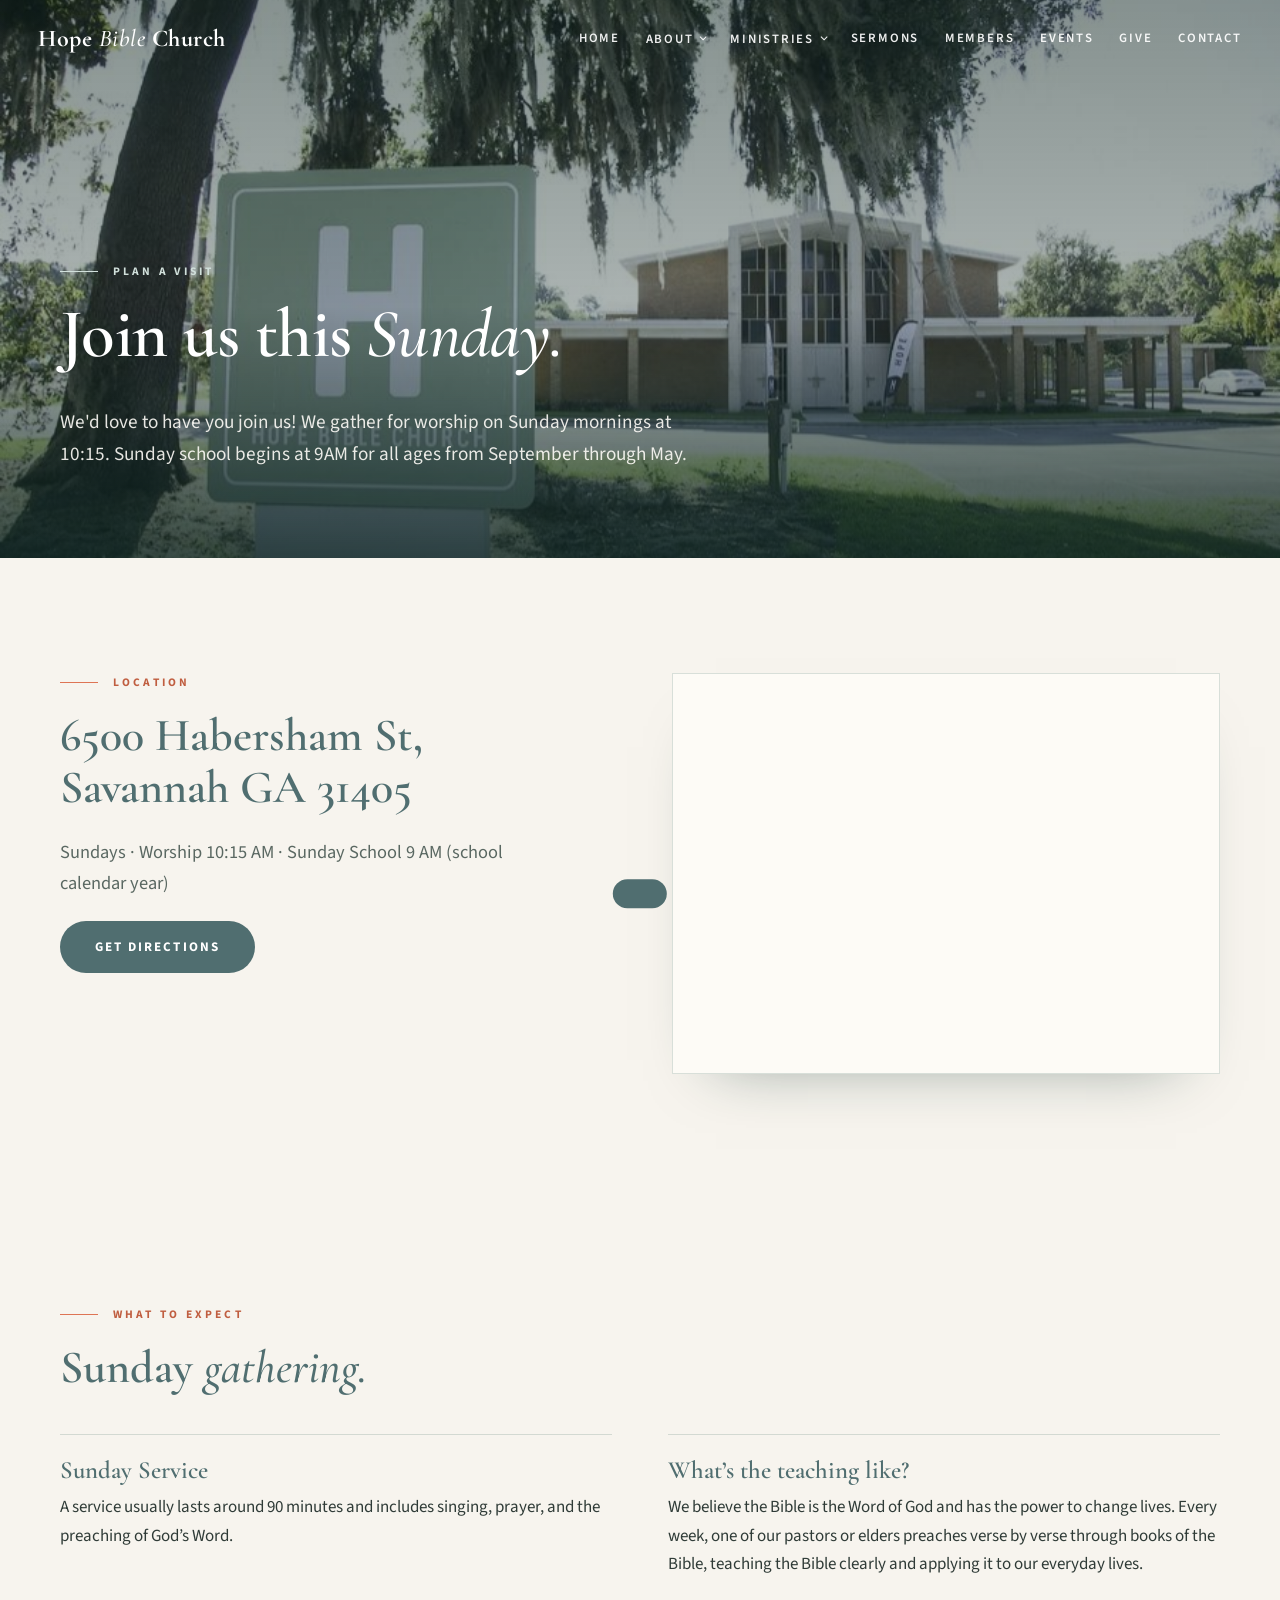
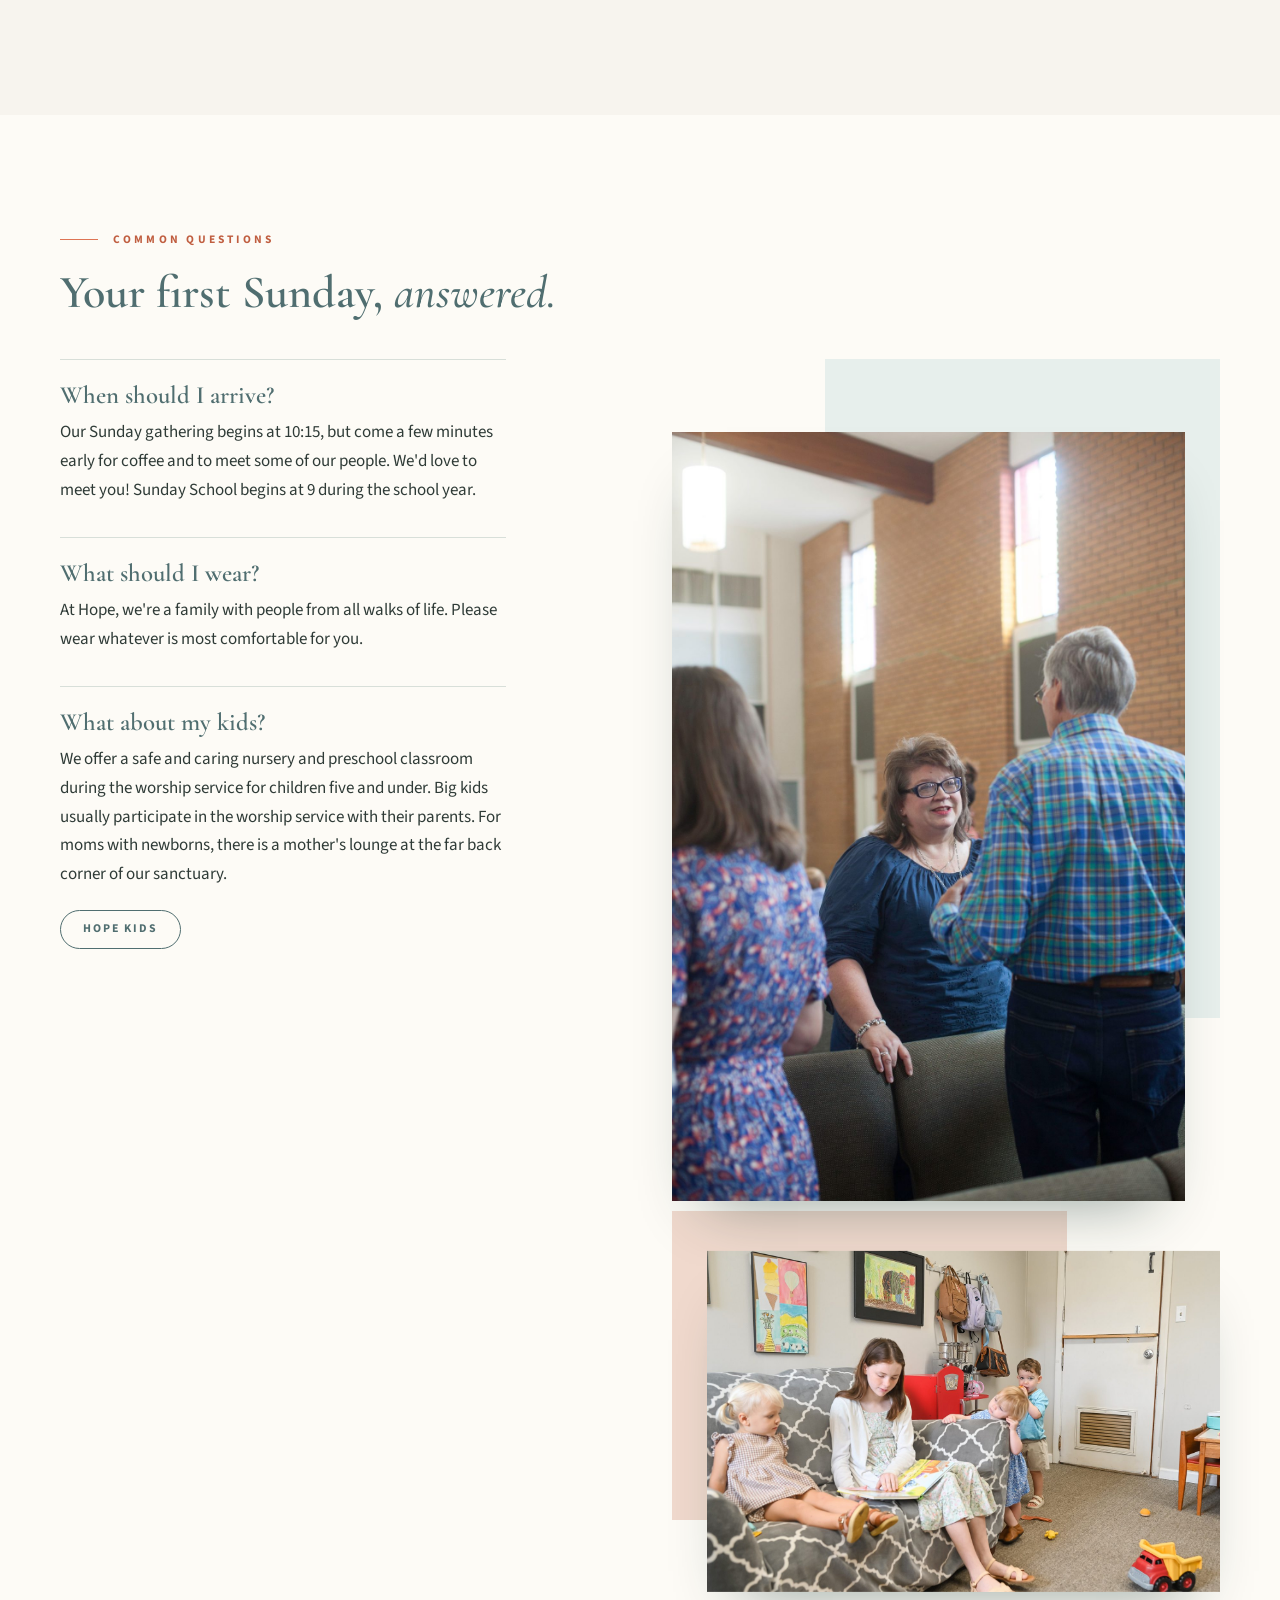
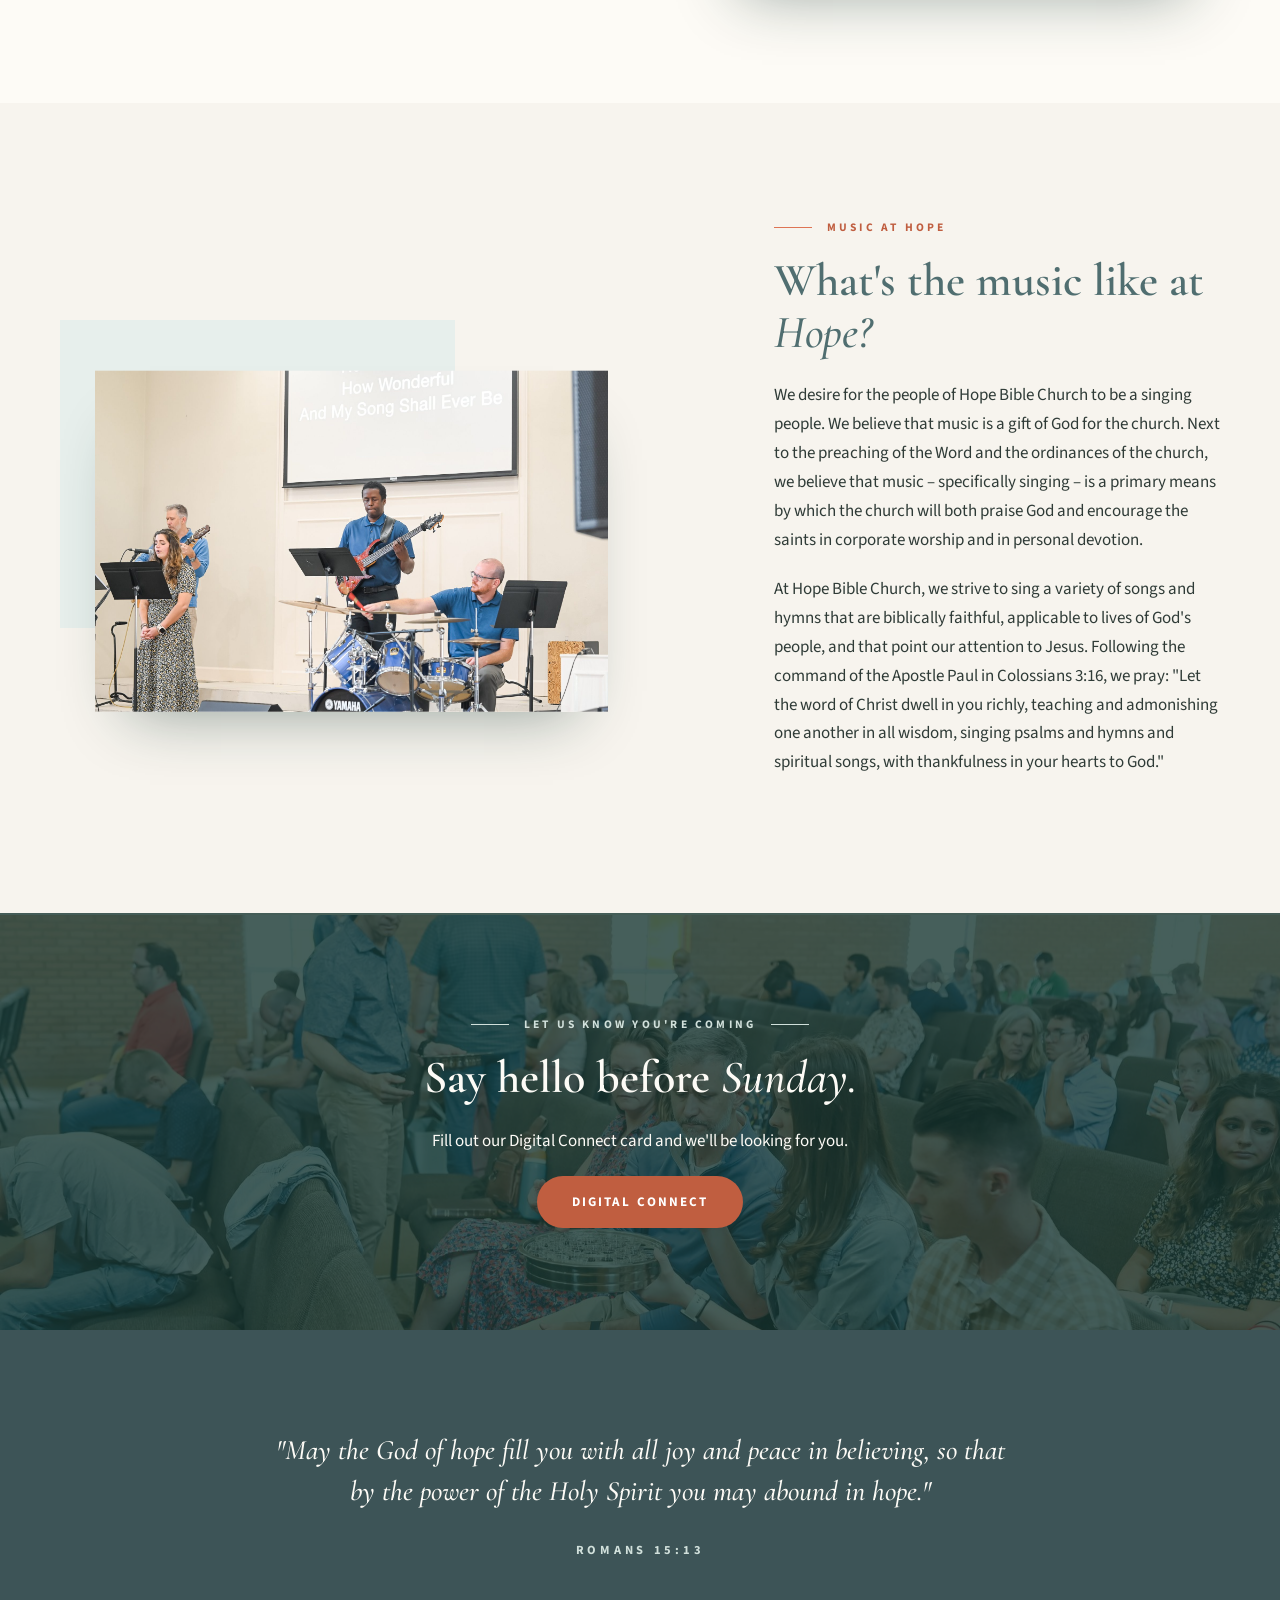
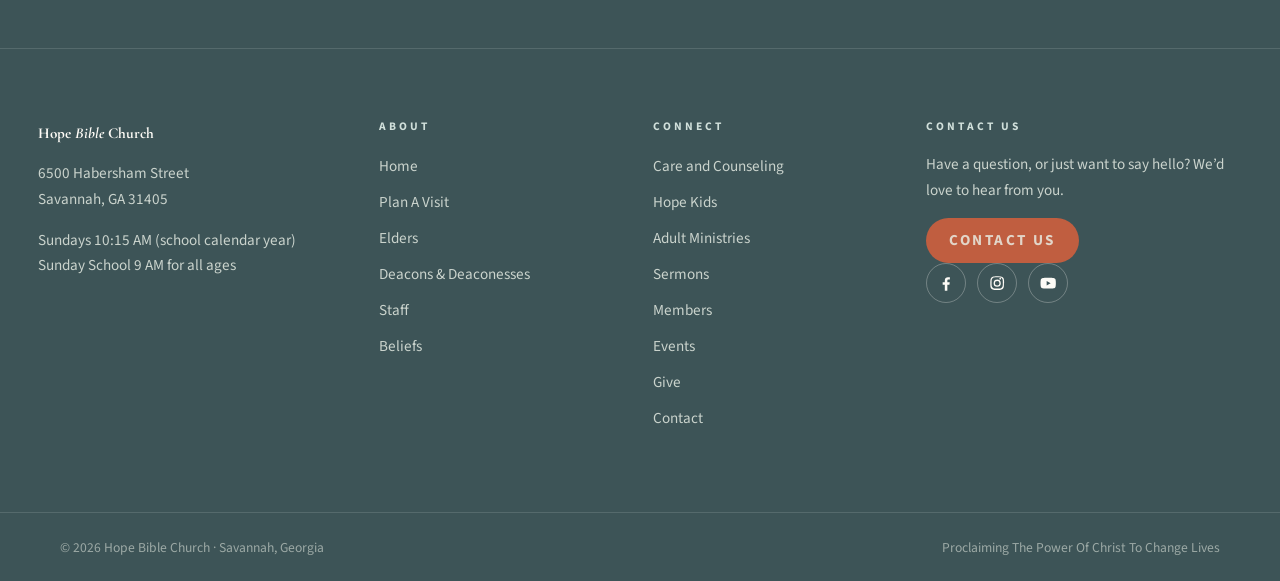
<file: plan-a-visit/index.html>
<!DOCTYPE html>
<html lang="en">
<head>
<meta charset="utf-8">
<meta name="viewport" content="width=device-width, initial-scale=1">
<title>Plan A Visit | Hope Bible Church</title>
<meta name="description" content="Plan your visit to Hope Bible Church in Savannah, GA. Sundays at 10:15 AM, Sunday School at 9 AM. 6500 Habersham Street.">
<link rel="canonical" href="https://hopesav.com/plan-a-visit/">
<link rel="icon" href="../assets/img/favicon.png">
<link rel="preconnect" href="https://fonts.googleapis.com">
<link rel="preconnect" href="https://fonts.gstatic.com" crossorigin>
<link href="https://fonts.googleapis.com/css2?family=Cormorant+Garamond:ital,wght@0,500;0,600;0,700;1,500;1,600&family=Source+Sans+3:ital,wght@0,400;0,600;0,700;1,400&display=swap" rel="stylesheet">
<link rel="stylesheet" href="../style.css">
</head>
<body>

<header class="site-header" id="siteHeader">
  <div class="header-inner">
    <a class="wordmark" href="../">Hope <em>Bible</em> Church</a>
    <button class="nav-toggle" id="navToggle" aria-expanded="false" aria-controls="mainNav" aria-label="Menu"><span></span><span></span><span></span></button>
    <nav class="main-nav" id="mainNav" aria-label="Primary">
      <ul class="nav-list">
        <li><a href="../">Home</a></li>
        <li class="has-dropdown">
          <button class="nav-drop-btn" type="button" aria-expanded="false">About</button>
          <ul class="dropdown">
            <li><a href="../plan-a-visit/">Plan A Visit</a></li>
            <li><a href="../elders/">Elders</a></li>
            <li><a href="../deacons/">Deacons &amp; Deaconesses</a></li>
            <li><a href="../staff/">Staff</a></li>
            <li><a href="../beliefs/">Beliefs</a></li>
          </ul>
        </li>
        <li class="has-dropdown">
          <button class="nav-drop-btn" type="button" aria-expanded="false">Ministries</button>
          <ul class="dropdown">
            <li><a href="https://www.hopediscipleship.org/" target="_blank" rel="noopener">Care and Counseling</a></li>
            <li><a href="../hope-kids/">Hope Kids</a></li>
            <li><a href="../adult-ministries/">Adult Ministries</a></li>
          </ul>
        </li>
        <li><a href="../sermons/">Sermons</a></li>
        <li><a href="https://hopesav.churchcenter.com/" target="_blank" rel="noopener">Members</a></li>
        <li><a href="../events/">Events</a></li>
        <li><a href="https://hopesav.churchcenter.com/giving" target="_blank" rel="noopener">Give</a></li>
        <li><a href="../contact/">Contact</a></li>
              </ul>
    </nav>
  </div>
</header>

<main>
  <section class="hero hero-page" aria-label="Page introduction">
    <div class="hero-media" data-parallax="0.14">
      <img src="../assets/img/plan-a-visit.jpg" alt="Guests arriving at Hope Bible Church">
    </div>
    <div class="hero-scrim"></div>
    <div class="hero-content container">
      <p class="eyebrow light hero-fade">Plan A Visit</p>
      <!-- DRAFT heading (church asked for something other than "Come as you are") --><h1 class="display"><span class="hero-line"><span>Join us this <span class="serif-italic">Sunday.</span></span></span></h1>
      <p class="hero-sub hero-fade">We'd love to have you join us! We gather for worship on Sunday mornings at 10:15. Sunday school begins at 9AM for all ages from September through May.</p>
    </div>
  </section>

  <section class="section" aria-labelledby="location-heading">
    <div class="container">
      <div class="split" style="align-items:start;">
        <div class="split-text reveal">
          <p class="eyebrow">Location</p>
          <h2 id="location-heading" class="title-lg">6500 Habersham St,<br>Savannah GA 31405</h2>
          <p class="lead">Sundays · Worship 10:15 AM · Sunday School 9 AM (school calendar year)</p>
          <div class="btn-row">
            <a class="btn btn-sea" href="https://www.google.com/maps/search/?api=1&amp;query=Hope+Bible+Church+Savannah" target="_blank" rel="noopener">Get Directions</a>
          </div>
        </div>
        <div class="split-fig reveal reveal-d1">
          <div class="embed-frame">
            <iframe title="Map to Hope Bible Church" src="https://www.google.com/maps/embed?pb=!1m18!1m12!1m3!1d3383.033500004817!2d-81.11209918399639!3d32.01420622979145!2m3!1f0!2f0!3f0!3m2!1i1024!2i768!4f13.1!3m3!1m2!1s0x88fb73c8e989976f%3A0xe9e8295e7ad27a2c!2sHope%20Bible%20Church!5e0!3m2!1sen!2sus!4v1645032001820!5m2!1sen!2sus" height="380" loading="lazy" referrerpolicy="no-referrer-when-downgrade" allowfullscreen></iframe>
          </div>
        </div>
      </div>
    </div>
  </section>


  <section class="section" aria-labelledby="expect-heading">
    <div class="container">
      <p class="eyebrow reveal">What to Expect</p>
      <h2 id="expect-heading" class="title-lg reveal">Sunday <span class="serif-italic">gathering.</span></h2>
      <div class="qa-grid" style="margin-top:2.5rem;">
        <div class="qa-item reveal">
          <h3>Sunday Service</h3>
          <p>A service usually lasts around 90 minutes and includes singing, prayer, and the preaching of God&rsquo;s Word.</p>
        </div>
        <div class="qa-item reveal reveal-d1">
          <h3>What&rsquo;s the teaching like?</h3>
          <p>We believe the Bible is the Word of God and has the power to change lives. Every week, one of our pastors or elders preaches verse by verse through books of the Bible, teaching the Bible clearly and applying it to our everyday lives.</p>
        </div>
      </div>
    </div>
  </section>

  <section class="section section-cream" aria-labelledby="questions-heading">
    <div class="container">
      <p class="eyebrow reveal">Common Questions</p>
      <h2 id="questions-heading" class="title-lg reveal">Your first Sunday, <span class="serif-italic">answered.</span></h2>
      <div class="split" style="margin-top:2.5rem;align-items:start;">
        <div class="split-text">
          <div class="qa-item reveal">
            <h3>When should I arrive?</h3>
            <p>Our Sunday gathering begins at 10:15, but come a few minutes early for coffee and to meet some of our people. We'd love to meet you! Sunday School begins at 9 during the school year.</p>
          </div>
          <div class="qa-item reveal" style="margin-top:2rem;">
            <h3>What should I wear?</h3>
            <p>At Hope, we're a family with people from all walks of life. Please wear whatever is most comfortable for you.</p>
          </div>
          <div class="qa-item reveal" style="margin-top:2rem;">
            <h3>What about my kids?</h3>
            <p>We offer a safe and caring nursery and preschool classroom during the worship service for children five and under. Big kids usually participate in the worship service with their parents. For moms with newborns, there is a mother's lounge at the far back corner of our sanctuary.</p>
            <div class="btn-row" style="margin-top:.6rem;"><a class="btn btn-outline btn-sm" href="../hope-kids/">Hope Kids</a></div>
          </div>
        </div>
        <div class="split-fig">
          <figure class="overlap-fig reveal reveal-d1">
            <div class="fig-block"></div>
            <img data-parallax="0.05" src="../assets/img/worship-vertical.jpg" alt="Worship service at Hope Bible Church">
          </figure>
          <figure class="overlap-fig left block-terra reveal reveal-d2" style="margin-top:3rem;">
            <div class="fig-block"></div>
            <img data-parallax="0.04" src="../assets/img/new-nursery-reading.jpg" alt="Children in a Hope Kids classroom">
          </figure>
        </div>
      </div>
    </div>
  </section>

  <section class="section" aria-labelledby="music-heading">
    <div class="container">
      <div class="split flip">
        <div class="split-text reveal">
          <p class="eyebrow">Music at Hope</p>
          <h2 id="music-heading" class="title-lg">What's the music like at <span class="serif-italic">Hope?</span></h2>
          <p>We desire for the people of Hope Bible Church to be a singing people. We believe that music is a gift of God for the church. Next to the preaching of the Word and the ordinances of the church, we believe that music &ndash; specifically singing &ndash; is a primary means by which the church will both praise God and encourage the saints in corporate worship and in personal devotion.</p>
          <p>At Hope Bible Church, we strive to sing a variety of songs and hymns that are biblically faithful, applicable to lives of God's people, and that point our attention to Jesus. Following the command of the Apostle Paul in Colossians 3:16, we pray: "Let the word of Christ dwell in you richly, teaching and admonishing one another in all wisdom, singing psalms and hymns and spiritual songs, with thankfulness in your hearts to God."</p>
        </div>
        <figure class="overlap-fig left reveal reveal-d1">
          <div class="fig-block"></div>
          <img data-parallax="0.05" src="../assets/img/new-band.jpg" alt="The congregation singing together">
        </figure>
      </div>
    </div>
  </section>


  <section class="cta-band" aria-labelledby="connect-cta">
    <div class="band-media" data-parallax="0.1"><img src="../assets/img/new-fellowship-pews.jpg" alt="" role="presentation"></div>
    <div class="band-scrim"></div>
    <div class="band-content container reveal">
      <p class="eyebrow light centered">Let Us Know You're Coming</p>
      <h2 id="connect-cta" class="title-lg">Say hello before <span class="serif-italic">Sunday.</span></h2>
      <p>Fill out our Digital Connect card and we'll be looking for you.</p>
      <div class="btn-row" style="justify-content:center;">
        <a class="btn btn-terra" href="https://hopesav.churchcenter.com/people/forms/358677" target="_blank" rel="noopener">Digital Connect</a>
      </div>
    </div>
  </section>
</main>

<footer class="site-footer">
  <div class="footer-verse">
    <div class="container">
      <blockquote class="scripture" data-quote-reveal>"May the God of hope fill you with all joy and peace in believing, so that by the power of the Holy Spirit you may abound in hope."</blockquote>
      <p class="scripture-ref">Romans 15:13</p>
    </div>
  </div>
  <div class="footer-main container-wide">
    <div class="footer-col">
      <p class="footer-wordmark">Hope <em>Bible</em> Church</p>
      <p>6500 Habersham Street<br>Savannah, GA 31405</p>
      <p>Sundays 10:15 AM (school calendar year)<br>Sunday School 9 AM for all ages</p>
    </div>
    <div class="footer-col">
      <h3>About</h3>
      <ul>
        <li><a href="../">Home</a></li>
        <li><a href="../plan-a-visit/">Plan A Visit</a></li>
        <li><a href="../elders/">Elders</a></li>
        <li><a href="../deacons/">Deacons &amp; Deaconesses</a></li>
        <li><a href="../staff/">Staff</a></li>
        <li><a href="../beliefs/">Beliefs</a></li>
      </ul>
    </div>
    <div class="footer-col">
      <h3>Connect</h3>
      <ul>
        <li><a href="https://www.hopediscipleship.org/" target="_blank" rel="noopener">Care and Counseling</a></li>
        <li><a href="../hope-kids/">Hope Kids</a></li>
            <li><a href="../adult-ministries/">Adult Ministries</a></li>
        <li><a href="../sermons/">Sermons</a></li>
        <li><a href="https://hopesav.churchcenter.com/" target="_blank" rel="noopener">Members</a></li>
        <li><a href="../events/">Events</a></li>
        <li><a href="https://hopesav.churchcenter.com/giving" target="_blank" rel="noopener">Give</a></li>
        <li><a href="../contact/">Contact</a></li>
      </ul>
    </div>
    <div class="footer-col">
      <h3>Contact Us</h3>
      <p>Have a question, or just want to say hello? We&rsquo;d love to hear from you.</p>
      <div class="btn-row"><a class="btn btn-terra btn-sm" href="../contact/">Contact Us</a></div>
      <ul class="social-row" aria-label="Social media">
        <li><a href="https://www.facebook.com/hopechurchsavannah/" target="_blank" rel="noopener" aria-label="Hope Bible Church on Facebook"><svg viewBox="0 0 24 24" aria-hidden="true"><path d="M13.5 22v-8h2.7l.4-3.2h-3.1V8.8c0-.9.3-1.6 1.6-1.6h1.7V4.4c-.3 0-1.3-.1-2.5-.1-2.5 0-4.1 1.5-4.1 4.2v2.3H7.4V14h2.8v8h3.3z"/></svg></a></li>
        <li><a href="https://www.instagram.com/hopechurchsavannah/" target="_blank" rel="noopener" aria-label="Hope Bible Church on Instagram"><svg viewBox="0 0 24 24" aria-hidden="true"><path d="M12 7.3a4.7 4.7 0 1 0 0 9.4 4.7 4.7 0 0 0 0-9.4zm0 7.7a3 3 0 1 1 0-6 3 3 0 0 1 0 6zm5-8.9a1.1 1.1 0 1 1-2.2 0 1.1 1.1 0 0 1 2.2 0zM21 12c0-1.2 0-2.5-.1-3.7-.1-1.4-.4-2.7-1.4-3.7s-2.3-1.3-3.7-1.4C14.5 3 13.2 3 12 3s-2.5 0-3.7.1c-1.4.1-2.7.4-3.7 1.4S3.3 6.9 3.2 8.3C3 9.5 3 10.8 3 12s0 2.5.1 3.7c.1 1.4.4 2.7 1.4 3.7s2.3 1.3 3.7 1.4c1.2.1 2.5.1 3.7.1s2.5 0 3.7-.1c1.4-.1 2.7-.4 3.7-1.4s1.3-2.3 1.4-3.7c.1-1.2.1-2.5.1-3.7zm-2.1 4.4c-.2.5-.5.9-.9 1.2-.4.4-.8.7-1.2.9-1.2.5-4 .4-4.8.4s-3.6.1-4.8-.4c-.5-.2-.9-.5-1.2-.9-.4-.4-.7-.8-.9-1.2-.5-1.2-.4-4-.4-4.8s-.1-3.6.4-4.8c.2-.5.5-.9.9-1.2.4-.4.8-.7 1.2-.9 1.2-.5 4-.4 4.8-.4s3.6-.1 4.8.4c.5.2.9.5 1.2.9.4.4.7.8.9 1.2.5 1.2.4 4 .4 4.8s.1 3.6-.4 4.8z"/></svg></a></li>
        <li><a href="https://www.youtube.com/@hopebiblechurchSAV" target="_blank" rel="noopener" aria-label="Hope Bible Church on YouTube"><svg viewBox="0 0 24 24" aria-hidden="true"><path d="M21.6 7.2c-.2-.9-.9-1.6-1.8-1.8C18.2 5 12 5 12 5s-6.2 0-7.8.4c-.9.2-1.6.9-1.8 1.8C2 8.8 2 12 2 12s0 3.2.4 4.8c.2.9.9 1.6 1.8 1.8 1.6.4 7.8.4 7.8.4s6.2 0 7.8-.4c.9-.2 1.6-.9 1.8-1.8.4-1.6.4-4.8.4-4.8s0-3.2-.4-4.8zM10 15V9l5.2 3L10 15z"/></svg></a></li>
      </ul>
    </div>
  </div>
  <div class="footer-bottom">
    <div class="container">
      <span>&copy; 2026 Hope Bible Church · Savannah, Georgia</span>
      <span>Proclaiming The Power Of Christ To Change Lives</span>
    </div>
  </div>
</footer>

<script src="../main.js"></script>
</body>
</html>
</file>
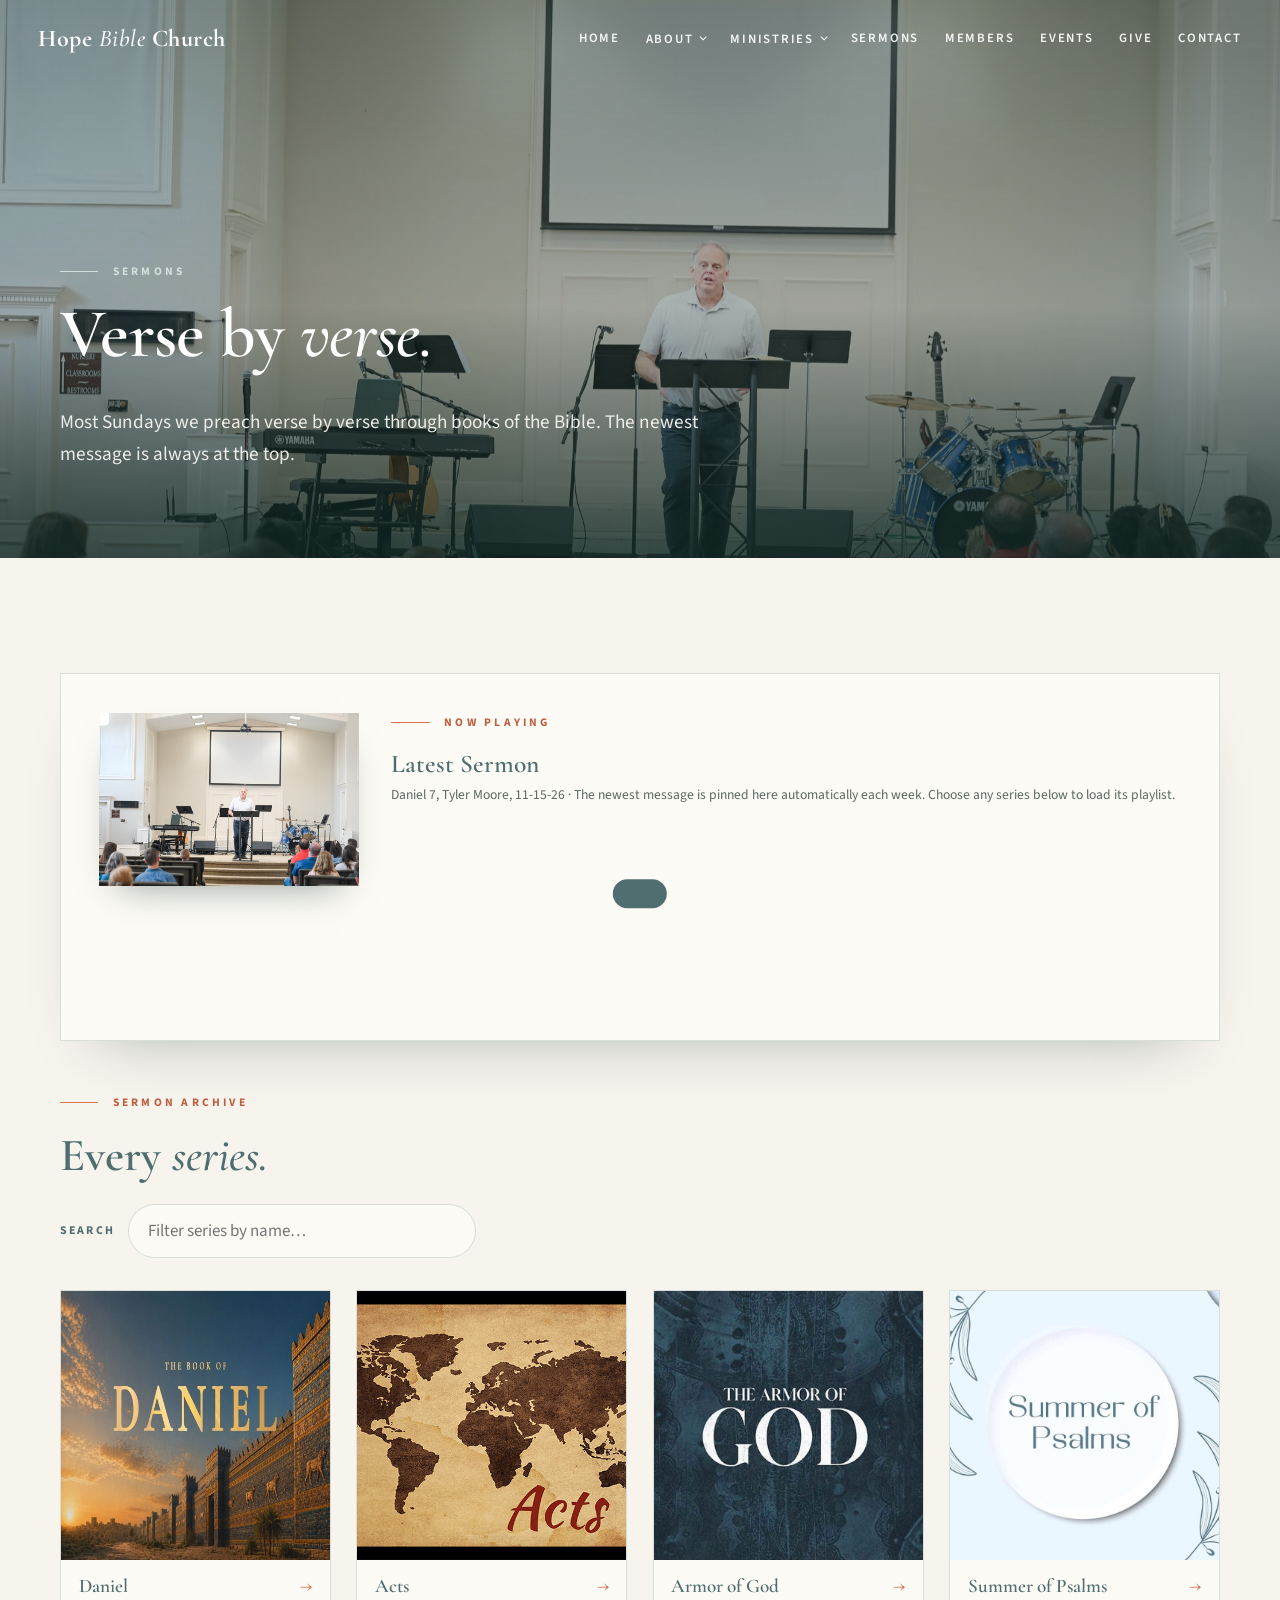
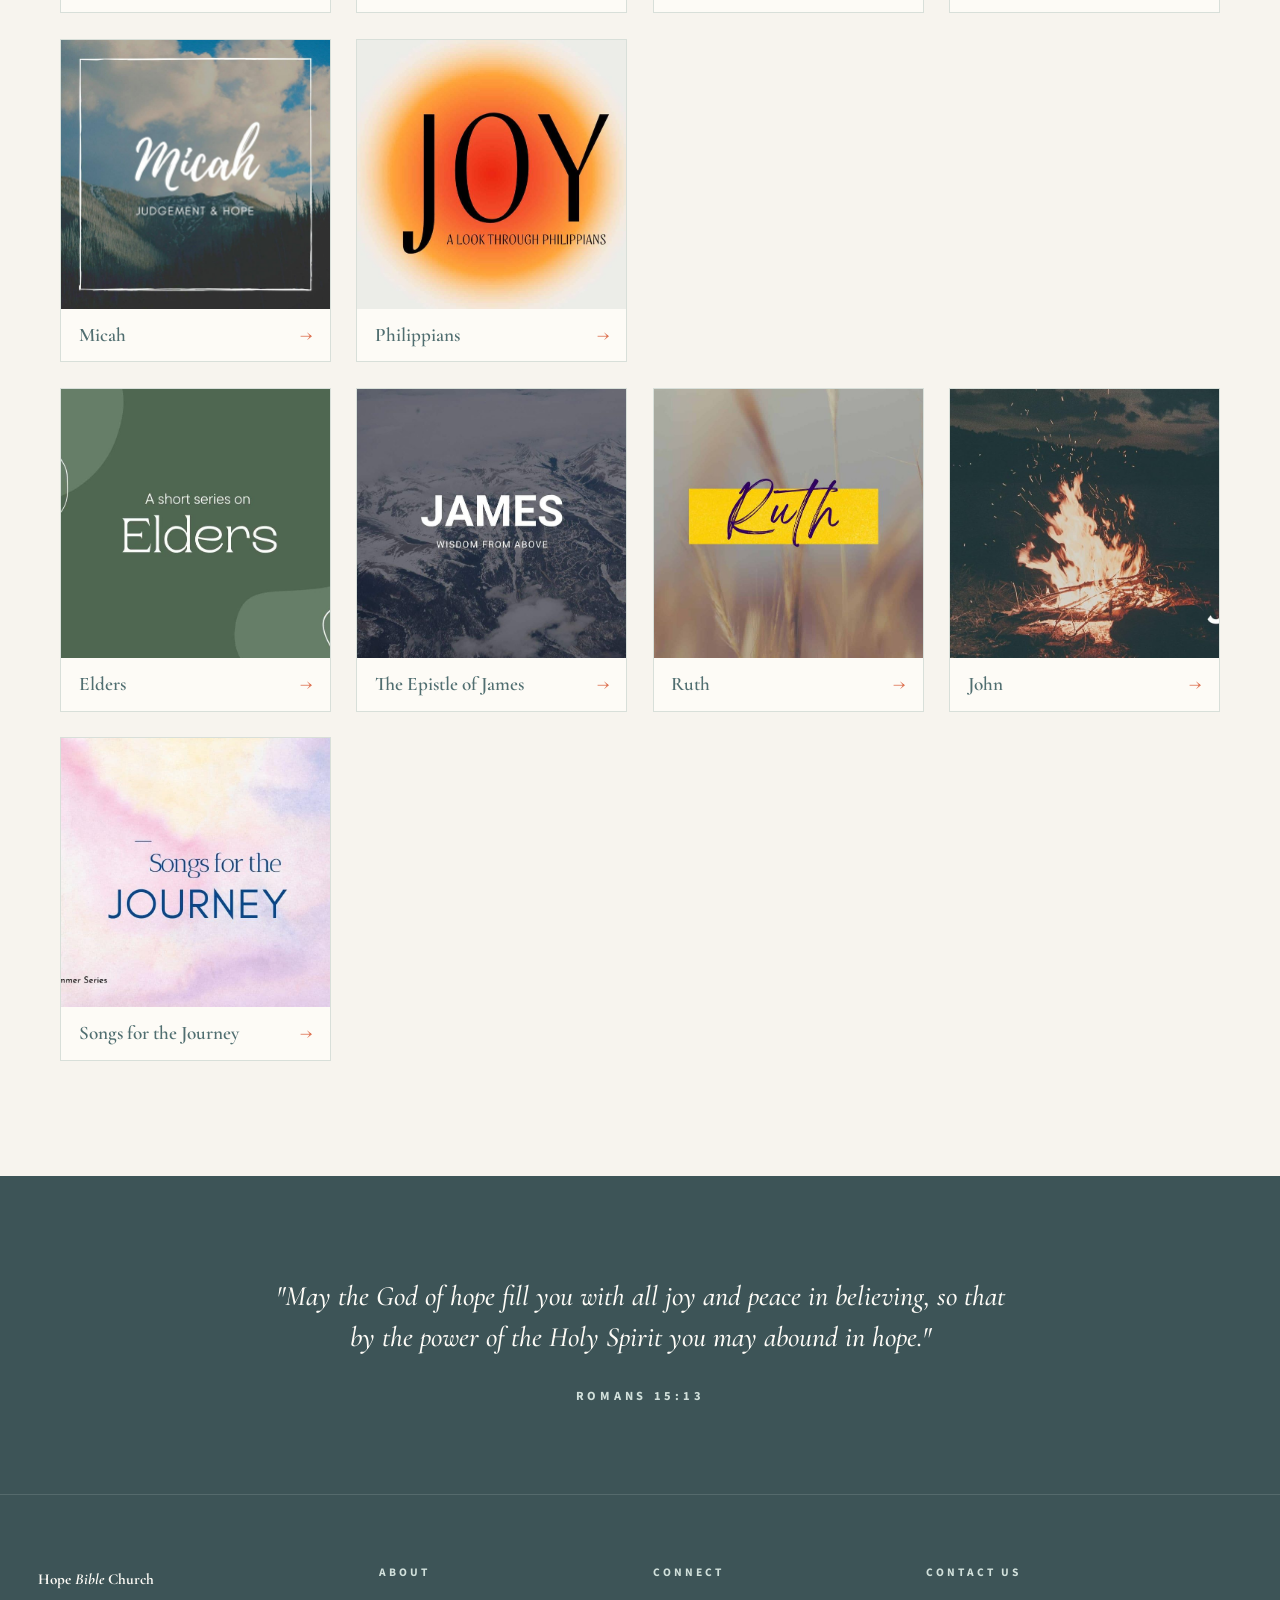
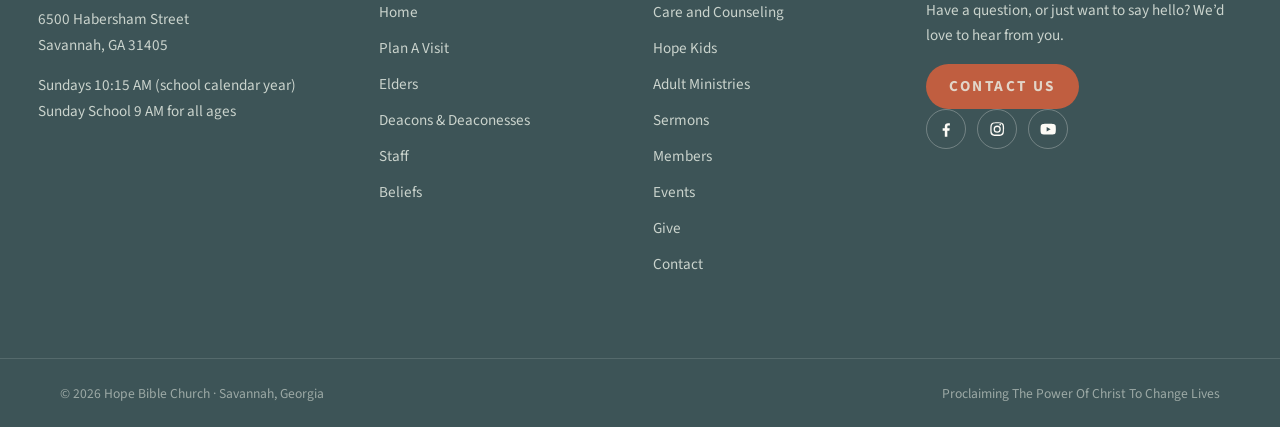
<file: sermons/index.html>
<!DOCTYPE html>
<html lang="en">
<head>
<meta charset="utf-8">
<meta name="viewport" content="width=device-width, initial-scale=1">
<title>Sermons | Hope Bible Church</title>
<meta name="description" content="Listen to sermon series from Hope Bible Church in Savannah, GA. Verse by verse through books of the Bible.">
<link rel="canonical" href="https://hopesav.com/sermons/">
<link rel="icon" href="../assets/img/favicon.png">
<link rel="preconnect" href="https://fonts.googleapis.com">
<link rel="preconnect" href="https://fonts.gstatic.com" crossorigin>
<link href="https://fonts.googleapis.com/css2?family=Cormorant+Garamond:ital,wght@0,500;0,600;0,700;1,500;1,600&family=Source+Sans+3:ital,wght@0,400;0,600;0,700;1,400&display=swap" rel="stylesheet">
<link rel="stylesheet" href="../style.css">
</head>
<body>

<header class="site-header" id="siteHeader">
  <div class="header-inner">
    <a class="wordmark" href="../">Hope <em>Bible</em> Church</a>
    <button class="nav-toggle" id="navToggle" aria-expanded="false" aria-controls="mainNav" aria-label="Menu"><span></span><span></span><span></span></button>
    <nav class="main-nav" id="mainNav" aria-label="Primary">
      <ul class="nav-list">
        <li><a href="../">Home</a></li>
        <li class="has-dropdown">
          <button class="nav-drop-btn" type="button" aria-expanded="false">About</button>
          <ul class="dropdown">
            <li><a href="../plan-a-visit/">Plan A Visit</a></li>
            <li><a href="../elders/">Elders</a></li>
            <li><a href="../deacons/">Deacons &amp; Deaconesses</a></li>
            <li><a href="../staff/">Staff</a></li>
            <li><a href="../beliefs/">Beliefs</a></li>
          </ul>
        </li>
        <li class="has-dropdown">
          <button class="nav-drop-btn" type="button" aria-expanded="false">Ministries</button>
          <ul class="dropdown">
            <li><a href="https://www.hopediscipleship.org/" target="_blank" rel="noopener">Care and Counseling</a></li>
            <li><a href="../hope-kids/">Hope Kids</a></li>
            <li><a href="../adult-ministries/">Adult Ministries</a></li>
          </ul>
        </li>
        <li><a href="../sermons/">Sermons</a></li>
        <li><a href="https://hopesav.churchcenter.com/" target="_blank" rel="noopener">Members</a></li>
        <li><a href="../events/">Events</a></li>
        <li><a href="https://hopesav.churchcenter.com/giving" target="_blank" rel="noopener">Give</a></li>
        <li><a href="../contact/">Contact</a></li>
              </ul>
    </nav>
  </div>
</header>

<main>
  <section class="hero hero-page" aria-label="Page introduction">
    <div class="hero-media" data-parallax="0.14">
      <img src="../assets/img/new-preaching.jpg" alt="An open Bible during preaching">
    </div>
    <div class="hero-scrim"></div>
    <div class="hero-content container">
      <p class="eyebrow light hero-fade">Sermons</p>
      <h1 class="display"><span class="hero-line"><span>Verse by <span class="serif-italic">verse.</span></span></span></h1>
      <p class="hero-sub hero-fade">Most Sundays we preach verse by verse through books of the Bible. The newest message is always at the top.</p>
    </div>
  </section>

  <section class="section" aria-labelledby="player-heading">
    <div class="container">
      <div class="series-player reveal" id="seriesPlayer">
        <div class="player-art"><img id="playerArt" src="../assets/img/new-preaching.jpg" alt="Preaching at Hope Bible Church"></div>
        <div>
          <p class="eyebrow">Now Playing</p>
          <h2 id="player-heading"><span id="playerTitle">Latest Sermon</span></h2>
          <p class="player-note" id="playerNote">The newest message is pinned here automatically each week. Choose any series below to load its playlist.</p>
          <iframe id="playerFrame" title="Sermon series on SoundCloud" allow="autoplay" loading="lazy" src="https://w.soundcloud.com/player/?url=https%3A//soundcloud.com/user-957220869&amp;color=%23506e70&amp;auto_play=false"></iframe>
        </div>
      </div>

      <p class="eyebrow reveal">Sermon Archive</p>
      <h2 class="title-lg reveal">Every <span class="serif-italic">series.</span></h2>
      <div class="sermon-filter reveal">
        <label for="seriesFilter" style="font-size:.74rem;font-weight:700;letter-spacing:.18em;text-transform:uppercase;color:var(--sea);">Search</label>
        <input id="seriesFilter" type="search" placeholder="Filter series by name&hellip;">
      </div>
      <div class="series-grid" id="seriesGrid">
        <button class="series-card reveal" type="button" data-playlist="2305725525" data-title="Daniel" aria-pressed="false">
          <div class="series-art"><img src="../assets/img/series-daniel.jpg" alt="Daniel sermon series artwork" loading="lazy"></div>
          <span class="series-name">Daniel</span>
        </button>
        <button class="series-card reveal" type="button" data-playlist="1880672333" data-title="Acts" aria-pressed="false">
          <div class="series-art"><img src="../assets/img/series-acts.png" alt="Acts sermon series artwork" loading="lazy"></div>
          <span class="series-name">Acts</span>
        </button>
        <button class="series-card reveal" type="button" data-playlist="1860926508" data-title="Armor of God" aria-pressed="false">
          <div class="series-art"><img src="../assets/img/series-armor-of-god.jpg" alt="Armor of God sermon series artwork" loading="lazy"></div>
          <span class="series-name">Armor of God</span>
        </button>
        <button class="series-card reveal" type="button" data-playlist="1847391849" data-title="Summer of Psalms" aria-pressed="false">
          <div class="series-art"><img src="../assets/img/series-summer-of-psalms.jpg" alt="Summer of Psalms sermon series artwork" loading="lazy"></div>
          <span class="series-name">Summer of Psalms</span>
        </button>
        <button class="series-card reveal" type="button" data-playlist="1814248350" data-title="Micah" aria-pressed="false">
          <div class="series-art"><img src="../assets/img/series-micah.jpg" alt="Micah sermon series artwork" loading="lazy"></div>
          <span class="series-name">Micah</span>
        </button>
        <button class="series-card reveal" type="button" data-playlist="1717982985" data-title="Philippians" aria-pressed="false">
          <div class="series-art"><img src="../assets/img/series-philippians.jpg" alt="Philippians sermon series artwork" loading="lazy"></div>
          <span class="series-name">Philippians</span>
        </button>
        <button class="series-card reveal" type="button" data-playlist="1687136583" data-title="Basics" aria-pressed="false">
          <div class="series-art"><img src="../assets/img/series-basics.png" alt="Basics sermon series artwork" loading="lazy"></div>
          <span class="series-name">Basics</span>
        </button>
        <button class="series-card reveal" type="button" data-playlist="1591051012" data-title="Samuel" aria-pressed="false">
          <div class="series-art"><img src="../assets/img/series-samuel.jpg" alt="Samuel sermon series artwork" loading="lazy"></div>
          <span class="series-name">Samuel</span>
        </button>
        <button class="series-card reveal" type="button" data-playlist="1580472601" data-title="Elders" aria-pressed="false">
          <div class="series-art"><img src="../assets/img/series-elders.jpg" alt="Elders sermon series artwork" loading="lazy"></div>
          <span class="series-name">Elders</span>
        </button>
        <button class="series-card reveal" type="button" data-playlist="1558147294" data-title="The Epistle of James" aria-pressed="false">
          <div class="series-art"><img src="../assets/img/series-james.jpg" alt="The Epistle of James sermon series artwork" loading="lazy"></div>
          <span class="series-name">The Epistle of James</span>
        </button>
        <button class="series-card reveal" type="button" data-playlist="1561170676" data-title="Ruth" aria-pressed="false">
          <div class="series-art"><img src="../assets/img/series-ruth.jpg" alt="Ruth sermon series artwork" loading="lazy"></div>
          <span class="series-name">Ruth</span>
        </button>
        <button class="series-card reveal" type="button" data-playlist="1561176340" data-title="John" aria-pressed="false">
          <div class="series-art"><img src="../assets/img/series-john.jpg" alt="John sermon series artwork" loading="lazy"></div>
          <span class="series-name">John</span>
        </button>
        <button class="series-card reveal" type="button" data-playlist="1561176985" data-title="Songs for the Journey" aria-pressed="false">
          <div class="series-art"><img src="../assets/img/series-songs-for-the-journey.jpg" alt="Songs for the Journey sermon series artwork" loading="lazy"></div>
          <span class="series-name">Songs for the Journey</span>
        </button>
      </div>
    </div>
  </section>
</main>

<footer class="site-footer">
  <div class="footer-verse">
    <div class="container">
      <blockquote class="scripture" data-quote-reveal>"May the God of hope fill you with all joy and peace in believing, so that by the power of the Holy Spirit you may abound in hope."</blockquote>
      <p class="scripture-ref">Romans 15:13</p>
    </div>
  </div>
  <div class="footer-main container-wide">
    <div class="footer-col">
      <p class="footer-wordmark">Hope <em>Bible</em> Church</p>
      <p>6500 Habersham Street<br>Savannah, GA 31405</p>
      <p>Sundays 10:15 AM (school calendar year)<br>Sunday School 9 AM for all ages</p>
    </div>
    <div class="footer-col">
      <h3>About</h3>
      <ul>
        <li><a href="../">Home</a></li>
        <li><a href="../plan-a-visit/">Plan A Visit</a></li>
        <li><a href="../elders/">Elders</a></li>
        <li><a href="../deacons/">Deacons &amp; Deaconesses</a></li>
        <li><a href="../staff/">Staff</a></li>
        <li><a href="../beliefs/">Beliefs</a></li>
      </ul>
    </div>
    <div class="footer-col">
      <h3>Connect</h3>
      <ul>
        <li><a href="https://www.hopediscipleship.org/" target="_blank" rel="noopener">Care and Counseling</a></li>
        <li><a href="../hope-kids/">Hope Kids</a></li>
            <li><a href="../adult-ministries/">Adult Ministries</a></li>
        <li><a href="../sermons/">Sermons</a></li>
        <li><a href="https://hopesav.churchcenter.com/" target="_blank" rel="noopener">Members</a></li>
        <li><a href="../events/">Events</a></li>
        <li><a href="https://hopesav.churchcenter.com/giving" target="_blank" rel="noopener">Give</a></li>
        <li><a href="../contact/">Contact</a></li>
      </ul>
    </div>
    <div class="footer-col">
      <h3>Contact Us</h3>
      <p>Have a question, or just want to say hello? We&rsquo;d love to hear from you.</p>
      <div class="btn-row"><a class="btn btn-terra btn-sm" href="../contact/">Contact Us</a></div>
      <ul class="social-row" aria-label="Social media">
        <li><a href="https://www.facebook.com/hopechurchsavannah/" target="_blank" rel="noopener" aria-label="Hope Bible Church on Facebook"><svg viewBox="0 0 24 24" aria-hidden="true"><path d="M13.5 22v-8h2.7l.4-3.2h-3.1V8.8c0-.9.3-1.6 1.6-1.6h1.7V4.4c-.3 0-1.3-.1-2.5-.1-2.5 0-4.1 1.5-4.1 4.2v2.3H7.4V14h2.8v8h3.3z"/></svg></a></li>
        <li><a href="https://www.instagram.com/hopechurchsavannah/" target="_blank" rel="noopener" aria-label="Hope Bible Church on Instagram"><svg viewBox="0 0 24 24" aria-hidden="true"><path d="M12 7.3a4.7 4.7 0 1 0 0 9.4 4.7 4.7 0 0 0 0-9.4zm0 7.7a3 3 0 1 1 0-6 3 3 0 0 1 0 6zm5-8.9a1.1 1.1 0 1 1-2.2 0 1.1 1.1 0 0 1 2.2 0zM21 12c0-1.2 0-2.5-.1-3.7-.1-1.4-.4-2.7-1.4-3.7s-2.3-1.3-3.7-1.4C14.5 3 13.2 3 12 3s-2.5 0-3.7.1c-1.4.1-2.7.4-3.7 1.4S3.3 6.9 3.2 8.3C3 9.5 3 10.8 3 12s0 2.5.1 3.7c.1 1.4.4 2.7 1.4 3.7s2.3 1.3 3.7 1.4c1.2.1 2.5.1 3.7.1s2.5 0 3.7-.1c1.4-.1 2.7-.4 3.7-1.4s1.3-2.3 1.4-3.7c.1-1.2.1-2.5.1-3.7zm-2.1 4.4c-.2.5-.5.9-.9 1.2-.4.4-.8.7-1.2.9-1.2.5-4 .4-4.8.4s-3.6.1-4.8-.4c-.5-.2-.9-.5-1.2-.9-.4-.4-.7-.8-.9-1.2-.5-1.2-.4-4-.4-4.8s-.1-3.6.4-4.8c.2-.5.5-.9.9-1.2.4-.4.8-.7 1.2-.9 1.2-.5 4-.4 4.8-.4s3.6-.1 4.8.4c.5.2.9.5 1.2.9.4.4.7.8.9 1.2.5 1.2.4 4 .4 4.8s.1 3.6-.4 4.8z"/></svg></a></li>
        <li><a href="https://www.youtube.com/@hopebiblechurchSAV" target="_blank" rel="noopener" aria-label="Hope Bible Church on YouTube"><svg viewBox="0 0 24 24" aria-hidden="true"><path d="M21.6 7.2c-.2-.9-.9-1.6-1.8-1.8C18.2 5 12 5 12 5s-6.2 0-7.8.4c-.9.2-1.6.9-1.8 1.8C2 8.8 2 12 2 12s0 3.2.4 4.8c.2.9.9 1.6 1.8 1.8 1.6.4 7.8.4 7.8.4s6.2 0 7.8-.4c.9-.2 1.6-.9 1.8-1.8.4-1.6.4-4.8.4-4.8s0-3.2-.4-4.8zM10 15V9l5.2 3L10 15z"/></svg></a></li>
      </ul>
    </div>
  </div>
  <div class="footer-bottom">
    <div class="container">
      <span>&copy; 2026 Hope Bible Church · Savannah, Georgia</span>
      <span>Proclaiming The Power Of Christ To Change Lives</span>
    </div>
  </div>
</footer>

<script src="../main.js"></script>
<script>
  // Pin the newest sermon (latest-sermon.json is refreshed weekly by a scheduled task)
  fetch('../latest-sermon.json', {cache: 'no-store'}).then(function(r){ return r.json(); }).then(function(d){
    if (!d || !d.link) return;
    var f = document.getElementById('playerFrame');
    f.src = 'https://w.soundcloud.com/player/?url=' + encodeURIComponent(d.link) + '&color=%23506e70&auto_play=false';
    var n = document.getElementById('playerNote');
    if (n) n.textContent = d.title + ' · The newest message is pinned here automatically each week. Choose any series below to load its playlist.';
  }).catch(function(){ /* fallback: account stream stays loaded */ });
</script>
</body>
</html>
</file>
<file: style.css>
/* ============================================================
   Hope Bible Church — Mockup Option 2: "Coastal Light"
   Airy, bright, editorial. Warm sand, deep sea-green, terracotta.
   ============================================================ */

:root{
  --sand:#f7f4ee;
  --cream:#fdfbf6;
  --sea:#506e70;
  --sea-deep:#3d5457;
  --sage:#d1e0db;
  --sage-soft:#e7efec;
  --terra:#de7454;
  --terra-deep:#c05e40;
  --ink:#2f3b37;
  --muted:#5a6862;
  --hairline:rgba(29,74,66,.16);
  --serif:'Cormorant Garamond', Georgia, 'Times New Roman', serif;
  --sans:'Source Sans 3', 'Segoe UI', Arial, sans-serif;
  --ease:cubic-bezier(.22,.61,.36,1);
  --dur:.55s;
}

*,*::before,*::after{box-sizing:border-box;}
html{scroll-behavior:smooth;}
body{
  margin:0;
  font-family:var(--sans);
  font-size:1.0625rem;
  line-height:1.7;
  color:var(--ink);
  background:var(--sand);
  -webkit-font-smoothing:antialiased;
}
img{max-width:100%;display:block;}
a{color:var(--sea);text-decoration-color:rgba(29,74,66,.35);text-underline-offset:3px;transition:color .3s var(--ease);}
a:hover{color:var(--terra-deep);}
a:focus-visible,button:focus-visible,input:focus-visible,textarea:focus-visible{
  outline:2px solid var(--terra-deep);outline-offset:3px;border-radius:2px;
}
h1,h2,h3,h4{font-family:var(--serif);color:var(--sea);font-weight:600;line-height:1.12;margin:0 0 .5em;}
p{margin:0 0 1.2em;}
.container{width:min(1160px,92%);margin-inline:auto;}
.container-wide{width:min(1340px,94%);margin-inline:auto;}
.hairline{border:0;border-top:1px solid var(--hairline);margin:0;}

/* ---------- Type helpers ---------- */
.eyebrow{
  display:flex;align-items:center;gap:.9rem;
  font-family:var(--sans);font-size:.72rem;font-weight:700;
  letter-spacing:.28em;text-transform:uppercase;color:var(--terra-deep);
  margin:0 0 1.1rem;
}
.eyebrow::before{content:"";width:2.4rem;height:1px;background:var(--terra);flex:none;}
.eyebrow.centered{justify-content:center;}
.eyebrow.centered::after{content:"";width:2.4rem;height:1px;background:var(--terra);flex:none;}
.eyebrow.light{color:var(--sage);}
.eyebrow.light::before,.eyebrow.light::after{background:var(--sage);}
.display{
  font-size:clamp(2.6rem,5.4vw,5rem);
  font-weight:600;letter-spacing:-.01em;line-height:1.04;
}
.title-lg{font-size:clamp(2.1rem,3.6vw,3.4rem);}
.title-md{font-size:clamp(1.6rem,2.4vw,2.2rem);}
.serif-italic{font-family:var(--serif);font-style:italic;font-weight:500;}
.lead{font-size:1.15rem;color:var(--muted);}

/* ---------- Buttons ---------- */
.btn{
  display:inline-block;padding:.85rem 2.1rem;
  font-family:var(--sans);font-size:.82rem;font-weight:700;
  letter-spacing:.16em;text-transform:uppercase;text-decoration:none;
  border-radius:2rem;border:1px solid transparent;cursor:pointer;
  transition:background .45s var(--ease),color .45s var(--ease),border-color .45s var(--ease),transform .45s var(--ease),box-shadow .45s var(--ease);
}
.btn:hover{transform:translateY(-2px);}
.btn-terra{background:var(--terra-deep);color:#fff;}
.btn-terra:hover{background:var(--sea);color:#fff;box-shadow:0 12px 28px -14px rgba(18,51,45,.55);}
.btn-sea{background:var(--sea);color:#fff;}
.btn-sea:hover{background:var(--terra-deep);color:#fff;box-shadow:0 12px 28px -14px rgba(168,83,52,.55);}
.btn-outline{background:transparent;color:var(--sea);border-color:var(--sea);}
.btn-outline:hover{background:var(--sea);color:#fff;}
.btn-ghost-light{background:rgba(253,251,246,.12);color:#fff;border-color:rgba(255,255,255,.65);backdrop-filter:blur(3px);}
.btn-ghost-light:hover{background:var(--cream);color:var(--sea);border-color:var(--cream);}
.btn-sm{padding:.55rem 1.4rem;font-size:.74rem;}
.btn-row{display:flex;flex-wrap:wrap;gap:1rem;align-items:center;}

/* ---------- Header ---------- */
.site-header{
  position:fixed;inset:0 0 auto 0;z-index:60;
  padding:0;
  transition:background .5s var(--ease),box-shadow .5s var(--ease),padding .5s var(--ease);
}
.header-inner{
  width:min(1340px,94%);margin-inline:auto;
  display:flex;align-items:center;justify-content:space-between;gap:1.5rem;
  padding:1.35rem 0;
  transition:padding .5s var(--ease);
}
.wordmark{
  font-family:var(--serif);font-size:1.5rem;font-weight:700;letter-spacing:.02em;
  color:#fff;text-decoration:none;line-height:1;white-space:nowrap;
}
.wordmark em{font-style:italic;font-weight:500;}
/* blur/background live on a pseudo-element: backdrop-filter on the header
   itself would become the containing block for the fixed mobile drawer,
   collapsing it to the header's height after scroll */
.site-header::before{
  content:"";position:absolute;inset:0;z-index:-1;
  background:rgba(253,251,246,.94);
  box-shadow:0 1px 0 var(--hairline),0 18px 40px -30px rgba(18,51,45,.35);
  backdrop-filter:blur(10px);
  opacity:0;transition:opacity .5s var(--ease);
}
.site-header.scrolled::before{opacity:1;}
.site-header.scrolled .header-inner{padding:.8rem 0;}
.site-header.scrolled .wordmark{color:var(--sea);}

.nav-list{list-style:none;display:flex;align-items:center;gap:1.6rem;margin:0;padding:0;}
.nav-list > li{position:relative;}
.nav-list > li > a,
.nav-drop-btn{
  font-family:var(--sans);font-size:.8rem;font-weight:600;letter-spacing:.14em;
  text-transform:uppercase;text-decoration:none;color:rgba(255,255,255,.92);
  background:none;border:0;cursor:pointer;padding:.4rem 0;
  transition:color .35s var(--ease);display:inline-flex;align-items:center;gap:.35rem;
}
.nav-list > li > a:hover,.nav-drop-btn:hover{color:var(--sage);}
.site-header.scrolled .nav-list > li > a,
.site-header.scrolled .nav-drop-btn{color:var(--sea);}
.site-header.scrolled .nav-list > li > a:hover,
.site-header.scrolled .nav-drop-btn:hover{color:var(--terra-deep);}
.nav-drop-btn::after{
  content:"";width:.42em;height:.42em;border-right:1.5px solid currentColor;border-bottom:1.5px solid currentColor;
  transform:rotate(45deg) translateY(-2px);transition:transform .3s var(--ease);
}
.has-dropdown.open > .nav-drop-btn::after{transform:rotate(-135deg) translateY(-1px);}
.dropdown{
  list-style:none;margin:0;padding:.7rem 0;
  position:absolute;top:calc(100% + .9rem);left:-1.2rem;min-width:14rem;
  background:var(--cream);border:1px solid var(--hairline);border-radius:.4rem;
  box-shadow:0 24px 48px -24px rgba(18,51,45,.35);
  opacity:0;visibility:hidden;transform:translateY(10px);
  transition:opacity .4s var(--ease),transform .4s var(--ease),visibility 0s .4s;
}
.has-dropdown:hover .dropdown,
.has-dropdown:focus-within .dropdown,
.has-dropdown.open .dropdown{
  opacity:1;visibility:visible;transform:translateY(0);transition-delay:0s;
}
.dropdown a{
  display:block;padding:.5rem 1.4rem;color:var(--sea);text-decoration:none;
  font-size:.86rem;letter-spacing:.04em;text-transform:none;font-weight:600;
  transition:background .3s var(--ease),color .3s var(--ease),padding-left .3s var(--ease);
}
.dropdown a:hover{background:var(--sage-soft);color:var(--sea-deep);padding-left:1.7rem;}
.nav-list > li.nav-cta > a{
  padding:.55rem 1.4rem;font-size:.74rem;letter-spacing:.16em;margin-left:.4rem;
  background:var(--terra-deep);color:#fff;border-radius:2rem;
}
.nav-list > li.nav-cta > a:hover{background:var(--sea);color:#fff;}
.site-header.scrolled .nav-list > li.nav-cta > a{background:var(--terra-deep);color:#fff;}
.site-header.scrolled .nav-list > li.nav-cta > a:hover{background:var(--sea);color:#fff;}

.nav-toggle{
  display:none;background:rgba(18,51,45,.4);border:0;cursor:pointer;
  padding:.65rem .6rem;z-index:70;border-radius:50%;
  transition:background .4s var(--ease);
}
.site-header.scrolled .nav-toggle,
body.nav-open .nav-toggle{background:transparent;}
.nav-toggle span{
  display:block;width:26px;height:2px;background:#fff;margin:6px 0;border-radius:2px;
  transition:transform .4s var(--ease),opacity .3s var(--ease),background .4s var(--ease);
}
.site-header.scrolled .nav-toggle span,
body.nav-open .nav-toggle span{background:var(--sea);}
body.nav-open .nav-toggle span:nth-child(1){transform:translateY(8px) rotate(45deg);}
body.nav-open .nav-toggle span:nth-child(2){opacity:0;}
body.nav-open .nav-toggle span:nth-child(3){transform:translateY(-8px) rotate(-45deg);}

/* ---------- Hero ---------- */
.hero{
  position:relative;min-height:92vh;display:flex;align-items:flex-end;
  overflow:hidden;color:#fff;
}
.hero.hero-page{min-height:62vh;}
.hero.hero-plain{min-height:auto;background:var(--sea);}
.hero.hero-plain .hero-content{padding:8rem 0 3.5rem;}
.hero-media{position:absolute;inset:-12% 0;z-index:0;will-change:transform;}
.hero-media img{width:100%;height:100%;object-fit:cover;animation:kenburns 26s var(--ease) infinite alternate;}
@keyframes kenburns{
  from{transform:scale(1) translate(0,0);}
  to{transform:scale(1.12) translate(-1.5%,1.5%);}
}
.hero-scrim{
  position:absolute;inset:0;z-index:1;
  background:linear-gradient(to top,rgba(15,38,34,.82) 0%,rgba(15,38,34,.35) 45%,rgba(15,38,34,.5) 100%);
}
.hero-content{position:relative;z-index:2;padding:9rem 0 5.5rem;}
.hero.hero-page .hero-content{padding:8.5rem 0 4rem;}
.hero h1{color:#fff;max-width:14em;}
.hero .hero-sub{
  font-size:clamp(1.05rem,1.5vw,1.3rem);max-width:34em;color:rgba(253,251,246,.9);
  font-weight:400;
}
.hero-meta{
  display:flex;flex-wrap:wrap;gap:.6rem 2.2rem;margin:1.6rem 0 2.2rem;
  font-size:.85rem;letter-spacing:.18em;text-transform:uppercase;font-weight:600;color:var(--sage);
}
.hero-line{display:block;overflow:hidden;}
.hero-line > span{display:block;transform:translateY(110%);animation:heroRise 1s var(--ease) forwards;}
.hero-line:nth-child(2) > span{animation-delay:.15s;}
.hero-line:nth-child(3) > span{animation-delay:.3s;}
@keyframes heroRise{to{transform:translateY(0);}}
/* word-by-word headline (JS wraps words in .hw and adds .split to the h1) */
.hero h1.words-split .hero-line{overflow:visible;}
.hero h1.words-split .hero-line > span{transform:none;animation:none;}
.hero h1 .hw{display:inline-block;opacity:0;transform:translateY(.55em);animation:heroWord .8s var(--ease) forwards;will-change:transform,opacity;}
@keyframes heroWord{to{opacity:1;transform:translateY(0);}}
.hero-fade{opacity:0;transform:translateY(18px);animation:heroFade 1s var(--ease) .55s forwards;}
@keyframes heroFade{to{opacity:1;transform:translateY(0);}}

/* ---------- Sections ---------- */
.section{padding:clamp(4rem,9vw,7.5rem) 0;}
.section-sea{background:var(--sea);color:#e9efe6;}
.section-sea h2,.section-sea h3{color:var(--cream);}
.section-sea .eyebrow{color:var(--sage);}
.section-sea .eyebrow::before,.section-sea .eyebrow::after{background:var(--sage);}
.section-sea p{color:rgba(233,239,230,.88);}
.section-cream{background:var(--cream);}
.section-sage{background:var(--sage-soft);}

/* editorial split */
.split{
  display:grid;grid-template-columns:repeat(12,1fr);
  gap:clamp(2rem,5vw,4.5rem);align-items:center;
}
.split .split-text{grid-column:1 / span 5;}
.split .split-fig,.split > .overlap-fig{grid-column:7 / span 6;}
.split.flip .split-text{grid-column:8 / span 5;grid-row:1;}
.split.flip .split-fig,.split.flip > .overlap-fig{grid-column:1 / span 6;grid-row:1;}

/* overlapping image card */
.overlap-fig{position:relative;margin:0;padding:2.2rem 2.2rem 0 0;}
.overlap-fig .fig-block{
  position:absolute;top:0;right:0;width:72%;height:82%;
  background:var(--sage-soft);z-index:0;
}
.overlap-fig.block-sea .fig-block{background:var(--sea);opacity:.92;}
.overlap-fig.block-terra .fig-block{background:#f0d9cd;}
.overlap-fig img{
  position:relative;z-index:1;width:100%;height:auto;object-fit:cover;
  box-shadow:0 34px 60px -34px rgba(18,51,45,.45);
}
.overlap-fig figcaption{
  position:relative;z-index:2;margin-top:1rem;
  font-size:.78rem;letter-spacing:.2em;text-transform:uppercase;color:var(--muted);
}
.overlap-fig.left{padding:2.2rem 0 0 2.2rem;}
.overlap-fig.left .fig-block{right:auto;left:0;}

/* scripture pull-quote */
.scripture{
  font-family:var(--serif);font-style:italic;font-weight:500;
  font-size:clamp(1.5rem,3vw,2.4rem);line-height:1.45;color:var(--sea);
  max-width:26em;margin-inline:auto;text-align:center;
}
.scripture .qw{display:inline-block;opacity:0;transform:translateY(.45em);}
.scripture.in .qw{opacity:1;transform:translateY(0);transition:opacity .6s var(--ease),transform .6s var(--ease);}
.scripture-ref{
  text-align:center;margin-top:1.6rem;font-family:var(--sans);
  font-size:.78rem;font-weight:700;letter-spacing:.3em;text-transform:uppercase;color:var(--terra-deep);
}
.section-sea .scripture{color:var(--cream);}
.section-sea .scripture-ref{color:var(--sage);}

/* ---------- Reveal on scroll ---------- */
.reveal{opacity:0;transform:translateY(28px) scale(.985);transition:opacity .7s var(--ease),transform .7s var(--ease);}
.reveal.in{opacity:1;transform:none;}
.reveal-d1{transition-delay:.12s;}
.reveal-d2{transition-delay:.24s;}
.reveal-d3{transition-delay:.36s;}

/* ---------- Cards / grids ---------- */
.card-grid{display:grid;gap:2rem;}
.grid-2{grid-template-columns:repeat(2,1fr);}
.grid-3{grid-template-columns:repeat(3,1fr);}
.grid-4{grid-template-columns:repeat(4,1fr);}

.team-card{background:var(--cream);border:1px solid var(--hairline);}
.team-card img{width:100%;aspect-ratio:4/4.6;object-fit:cover;filter:saturate(.96);transition:transform .6s var(--ease);}
.team-card .team-photo{overflow:hidden;}
.team-card:hover .team-photo img{transform:scale(1.045);}
.team-card .team-info{padding:1.3rem 1.5rem 1.5rem;}
.team-card h3{margin:0 0 .15rem;font-size:1.45rem;}
.team-card .team-role{font-size:.76rem;letter-spacing:.22em;text-transform:uppercase;color:var(--terra-deep);font-weight:700;margin:0 0 .4rem;}
.team-card .team-mail{font-size:.9rem;word-break:break-all;}
.team-card h3 a{color:inherit;text-decoration:none;}
.team-card h3 a:hover{color:var(--terra-deep);}
.team-card .team-bio-link{margin:.2rem 0 0;font-size:.92rem;}
.team-card .team-bio-link a{color:var(--sea);font-weight:600;}

/* elder editorial rows */
.person-row{
  display:grid;grid-template-columns:repeat(12,1fr);gap:clamp(2rem,4.5vw,4rem);
  align-items:center;padding:clamp(2.6rem,5vw,4rem) 0;
}
.person-row + .person-row{border-top:1px solid var(--hairline);}
.person-row[id]{scroll-margin-top:5.5rem;}
.person-row .person-fig{grid-column:1 / span 5;}
.person-row .person-bio{grid-column:6 / span 7;}
.person-row.flip .person-fig{grid-column:8 / span 5;grid-row:1;}
.person-row.flip .person-bio{grid-column:1 / span 7;grid-row:1;}

/* info blocks (plan a visit / hope kids) */
.info-block h3{font-size:1.7rem;}
.qa-grid{display:grid;grid-template-columns:repeat(2,1fr);gap:2.6rem 3.5rem;}
.qa-item{border-top:1px solid var(--hairline);padding-top:1.4rem;}
.qa-item h3{font-size:1.55rem;margin-bottom:.5rem;}

/* pill list (counseling topics) */
.pill-list{display:flex;flex-wrap:wrap;gap:.7rem;list-style:none;padding:0;margin:1.4rem 0 2rem;}
.pill-list li{
  padding:.42rem 1.15rem;border:1px solid var(--hairline);border-radius:2rem;
  font-size:.86rem;letter-spacing:.05em;background:var(--cream);color:var(--sea);
  transition:background .35s var(--ease),color .35s var(--ease),border-color .35s var(--ease);
}
.pill-list li:hover{background:var(--sea);color:var(--cream);border-color:var(--sea);}

/* beliefs */
.belief-list{list-style:none;margin:0;padding:0;counter-reset:belief;}
.belief{
  display:grid;grid-template-columns:minmax(4.5rem,7rem) 1fr;gap:1.5rem 2.5rem;
  padding:2.4rem 0;border-top:1px solid var(--hairline);counter-increment:belief;
}
.belief:last-child{border-bottom:1px solid var(--hairline);}
.belief::before{
  content:counter(belief,decimal-leading-zero);
  font-family:var(--serif);font-style:italic;font-size:clamp(2.2rem,4vw,3.4rem);
  color:var(--terra);line-height:1;padding-top:.2rem;
}
.belief h3{font-size:1.5rem;letter-spacing:.02em;margin-bottom:.35rem;}
.belief p{margin:0;max-width:62ch;}

/* ---------- Sermons ---------- */
.series-player{
  background:var(--cream);border:1px solid var(--hairline);
  padding:clamp(1.4rem,3vw,2.6rem);margin-bottom:3.2rem;
  display:grid;grid-template-columns:minmax(180px,260px) 1fr;gap:2rem;align-items:start;
  box-shadow:0 30px 60px -40px rgba(18,51,45,.4);
}
.series-player .player-art img{width:100%;box-shadow:0 18px 36px -20px rgba(18,51,45,.5);}
.series-player h2{margin-bottom:.3rem;}
.series-player .player-note{font-size:.85rem;color:var(--muted);margin-bottom:1rem;}
.series-player iframe{width:100%;height:170px;border:0;transition:height .3s ease;}
.series-player.expanded iframe{height:420px;}
@media (prefers-reduced-motion: reduce){.series-player iframe{transition:none;}}
.series-grid{display:grid;grid-template-columns:repeat(4,1fr);gap:1.6rem;}
.series-card{
  background:var(--cream);border:1px solid var(--hairline);padding:0;cursor:pointer;
  text-align:left;font-family:inherit;color:inherit;
  transition:transform .5s var(--ease),box-shadow .5s var(--ease),border-color .5s var(--ease);
}
.series-card:hover{transform:translateY(-6px);box-shadow:0 26px 44px -28px rgba(18,51,45,.45);}
.series-card .series-art{overflow:hidden;aspect-ratio:1/1;}
.series-card .series-art img{width:100%;height:100%;object-fit:cover;transition:transform .6s var(--ease);}
.series-card:hover .series-art img{transform:scale(1.05);}
.series-card .series-name{
  display:flex;justify-content:space-between;align-items:center;gap:.6rem;
  padding:.9rem 1.1rem;font-family:var(--serif);font-size:1.2rem;font-weight:600;color:var(--sea);
}
.series-card .series-name::after{content:"→";color:var(--terra);transition:transform .4s var(--ease);}
.series-card:hover .series-name::after{transform:translateX(4px);}
.series-card.active{border-color:var(--terra);box-shadow:0 0 0 1px var(--terra);}
.series-card.active .series-name::after{content:"♪";}
.sermon-filter{
  display:flex;align-items:center;gap:.8rem;margin:0 0 2rem;max-width:26rem;
}
.sermon-filter input{
  flex:1;padding:.7rem 1.2rem;border:1px solid var(--hairline);border-radius:2rem;
  background:var(--cream);font:inherit;color:var(--ink);
}

/* ---------- Forms ---------- */
.form-card{
  background:var(--cream);border:1px solid var(--hairline);
  padding:clamp(1.8rem,4vw,3rem);box-shadow:0 30px 60px -44px rgba(18,51,45,.5);
}
.form-grid{display:grid;grid-template-columns:1fr 1fr;gap:1.2rem 1.4rem;}
.form-grid .full{grid-column:1 / -1;}
.field label{
  display:block;font-size:.74rem;font-weight:700;letter-spacing:.18em;
  text-transform:uppercase;color:var(--sea);margin-bottom:.4rem;
}
.field input,.field textarea{
  width:100%;padding:.75rem 1rem;border:1px solid var(--hairline);
  background:#fff;font:inherit;color:var(--ink);border-radius:.2rem;
  transition:border-color .3s var(--ease),box-shadow .3s var(--ease);
}
.field input:focus,.field textarea:focus{border-color:var(--sea);box-shadow:0 0 0 3px rgba(167,208,140,.35);outline:none;}
.field textarea{min-height:9rem;resize:vertical;}

/* ---------- Map / embeds ---------- */
.embed-frame{border:1px solid var(--hairline);background:var(--cream);padding:.6rem;box-shadow:0 30px 60px -44px rgba(18,51,45,.5);}
.embed-frame iframe{display:block;width:100%;border:0;}

/* ---------- CTA band ---------- */
.cta-band{position:relative;overflow:hidden;}
.cta-band .band-media{position:absolute;inset:-14% 0;z-index:0;will-change:transform;}
.cta-band .band-media img{width:100%;height:100%;object-fit:cover;}
.cta-band .band-scrim{position:absolute;inset:0;z-index:1;background:rgba(18,51,45,.78);}
.cta-band .band-content{position:relative;z-index:2;text-align:center;padding:clamp(4rem,8vw,6.5rem) 0;color:var(--cream);}
.cta-band h2{color:var(--cream);}

/* ---------- Footer ---------- */
.site-footer{background:var(--sea-deep);color:rgba(233,239,230,.82);}
.footer-verse{
  border-bottom:1px solid rgba(233,239,230,.14);
  padding:clamp(3rem,6vw,4.5rem) 0;text-align:center;
}
.footer-verse .scripture{color:var(--cream);font-size:clamp(1.3rem,2.2vw,1.8rem);}
.footer-verse .scripture-ref{color:var(--sage);}
.footer-main{
  display:grid;grid-template-columns:1.3fr 1fr 1fr 1.4fr;gap:3rem;
  padding:clamp(3rem,6vw,4.5rem) 0;
}
.footer-wordmark{font-family:var(--serif);font-size:1.6rem;font-weight:700;color:var(--cream);margin-bottom:1rem;}
.footer-col h3{
  font-family:var(--sans);font-size:.72rem;font-weight:700;letter-spacing:.26em;
  text-transform:uppercase;color:var(--sage);margin-bottom:1.1rem;
}
.footer-col ul{list-style:none;margin:0;padding:0;}
.footer-col li{margin-bottom:.45rem;}
.footer-col a{color:rgba(233,239,230,.82);text-decoration:none;font-size:.95rem;transition:color .3s var(--ease),padding-left .3s var(--ease);}
.footer-col a:hover{color:var(--sage);padding-left:.3rem;}
.footer-col p{font-size:.95rem;margin-bottom:.9rem;}
.newsletter-form .field{margin-bottom:.9rem;}
.newsletter-form label{color:var(--sage);}
.newsletter-form input{background:rgba(253,251,246,.07);border:1px solid rgba(233,239,230,.25);color:var(--cream);}
.newsletter-form input:focus{border-color:var(--sage);box-shadow:0 0 0 3px rgba(167,208,140,.2);}
.newsletter-form input::placeholder{color:rgba(233,239,230,.45);}
.footer-bottom{
  border-top:1px solid rgba(233,239,230,.14);
  padding:1.4rem 0;font-size:.85rem;color:rgba(233,239,230,.55);
}
.footer-bottom .container{display:flex;flex-wrap:wrap;justify-content:space-between;gap:.6rem;}

/* ---------- Toast ---------- */
.toast{
  position:fixed;left:50%;bottom:2rem;transform:translate(-50%,140%);
  background:var(--sea);color:var(--cream);padding:.9rem 1.7rem;border-radius:2rem;
  font-size:.95rem;z-index:100;box-shadow:0 16px 40px -16px rgba(0,0,0,.5);
  transition:transform .5s var(--ease);max-width:90vw;text-align:center;
}
.toast.show{transform:translate(-50%,0);}

/* ---------- Mobile ---------- */
@media (max-width:1080px){
  .nav-list{gap:1.1rem;}
  .nav-list > li > a,.nav-drop-btn{font-size:.74rem;letter-spacing:.1em;}
}
@media (max-width:920px){
  .nav-toggle{display:block;}
  .main-nav{
    position:fixed;inset:0 0 0 auto;width:min(22rem,86vw);z-index:65;
    background:var(--cream);box-shadow:-30px 0 60px -30px rgba(18,51,45,.4);
    transform:translateX(105%);transition:transform .5s var(--ease);
    overflow-y:auto;padding:6rem 2rem 3rem;
  }
  body.nav-open .main-nav{transform:translateX(0);}
  .nav-list{flex-direction:column;align-items:flex-start;gap:.4rem;}
  .nav-list > li{width:100%;}
  .nav-list > li > a,.nav-drop-btn{
    color:var(--sea);font-size:1rem;letter-spacing:.08em;padding:.55rem 0;width:100%;
    display:flex;justify-content:space-between;text-transform:none;font-family:var(--serif);
    font-size:1.35rem;font-weight:600;
  }
  .dropdown{
    position:static;opacity:1;visibility:visible;transform:none;transition:none;
    border:0;box-shadow:none;background:transparent;padding:0 0 .4rem .9rem;
    display:none;
  }
  .has-dropdown.open .dropdown{display:block;}
  .dropdown a{padding:.35rem 0;}
  .dropdown a:hover{background:transparent;padding-left:.3rem;}
  .nav-cta{margin-top:1rem;}
  .nav-cta .btn{margin-left:0;}
  .split,.split.flip{grid-template-columns:1fr;gap:2.6rem;}
  .split .split-text,.split .split-fig,.split > .overlap-fig,
  .split.flip .split-text,.split.flip .split-fig,.split.flip > .overlap-fig{grid-column:1 / -1;grid-row:auto;}
  .split.flip .split-fig,.split.flip > .overlap-fig{order:-1;}
  .person-row,.person-row.flip{grid-template-columns:1fr;gap:1.8rem;}
  .person-row .person-fig,.person-row .person-bio,
  .person-row.flip .person-fig,.person-row.flip .person-bio{grid-column:1 / -1;grid-row:auto;}
  .person-row.flip .person-fig{order:-1;}
  .qa-grid{grid-template-columns:1fr;}
  .grid-4{grid-template-columns:repeat(2,1fr);}
  .grid-3{grid-template-columns:repeat(2,1fr);}
  .series-grid{grid-template-columns:repeat(2,1fr);}
  .series-player{grid-template-columns:1fr;}
  .series-player .player-art{max-width:16rem;}
  .footer-main{grid-template-columns:1fr 1fr;}
  .hero{min-height:78vh;}
}
@media (max-width:560px){
  .eyebrow{font-size:.64rem;letter-spacing:.16em;flex-wrap:wrap;}
  .eyebrow::before{width:1.6rem;}
  .hero-meta{gap:.4rem 1.4rem;font-size:.76rem;letter-spacing:.12em;}
  .grid-2,.grid-3,.grid-4,.series-grid{grid-template-columns:1fr;}
  .form-grid{grid-template-columns:1fr;}
  .footer-main{grid-template-columns:1fr;gap:2.2rem;}
  .hero-content{padding:8rem 0 3.5rem;}
  .belief{grid-template-columns:1fr;gap:.4rem;}
}

/* ---------- Announcements (Google Sheet driven) ---------- */
.annc-grid{display:grid;grid-template-columns:repeat(auto-fit,minmax(min(100%,17rem),1fr));gap:1.5rem;margin-top:2.2rem;}
.annc-card{
  background:var(--cream);border:1px solid var(--hairline);border-radius:.4rem;
  padding:1.7rem 1.6rem 1.5rem;display:flex;flex-direction:column;gap:.45rem;
  box-shadow:0 18px 38px -30px rgba(18,51,45,.35);
  transition:transform .45s var(--ease),box-shadow .45s var(--ease);
}
.annc-card:hover{transform:translateY(-4px);box-shadow:0 26px 48px -30px rgba(18,51,45,.45);}
.annc-when{
  font-family:var(--sans);font-size:.72rem;font-weight:700;
  letter-spacing:.22em;text-transform:uppercase;color:var(--terra-deep);margin:0;
}
.annc-card h3{font-size:1.45rem;margin:0;}
.annc-card p{margin:0;color:var(--muted);font-size:.98rem;flex:1;}
.annc-card a{font-family:var(--sans);font-size:.82rem;font-weight:700;letter-spacing:.1em;text-transform:uppercase;text-decoration:none;}
.annc-fallback{grid-column:1 / -1;text-align:center;font-family:var(--serif);font-style:italic;font-size:1.3rem;color:var(--muted);padding:1.5rem 0;}
@media (max-width:900px){.annc-grid{grid-template-columns:1fr 1fr;}}
@media (max-width:600px){.annc-grid{grid-template-columns:1fr;}}

/* ---------- Reduced motion ----------
   html.force-motion (set by ?motion=1 demo override in main.js) opts back in. */
@media (prefers-reduced-motion: reduce){
  html:not(.force-motion){scroll-behavior:auto;}
  html:not(.force-motion) *,html:not(.force-motion) *::before,html:not(.force-motion) *::after{animation-duration:.01ms !important;animation-iteration-count:1 !important;transition-duration:.01ms !important;}
  html:not(.force-motion) .hero-media img{animation:none;}
  html:not(.force-motion) .hero-line > span{transform:none;animation:none;}
  html:not(.force-motion) .hero h1 .hw{opacity:1;transform:none;animation:none;}
  html:not(.force-motion) .hero-fade{opacity:1;transform:none;animation:none;}
  html:not(.force-motion) .reveal{opacity:1;transform:none;}
  html:not(.force-motion) .scripture .qw{opacity:1;transform:none;}
  html:not(.force-motion) [data-parallax]{transform:none !important;}
}

/* ---------- Footer social row ---------- */
.social-row{list-style:none;display:flex;gap:.7rem;padding:0;margin:1.4rem 0 0;}
.social-row a{
  display:inline-flex;align-items:center;justify-content:center;width:2.5rem;height:2.5rem;
  border-radius:50%;border:1px solid rgba(253,251,246,.28);color:var(--cream);
  transition:background .3s var(--ease),border-color .3s var(--ease),transform .3s var(--ease);
}
.social-row a:hover{background:var(--terra);border-color:var(--terra);color:#fff;transform:translateY(-2px);}
.social-row svg{width:1.15rem;height:1.15rem;fill:currentColor;}

/* honeypot field: hidden from people, visible to bots */
.site-form .hp{position:absolute;left:-9999px;width:1px;height:1px;opacity:0;pointer-events:none}
</file>
